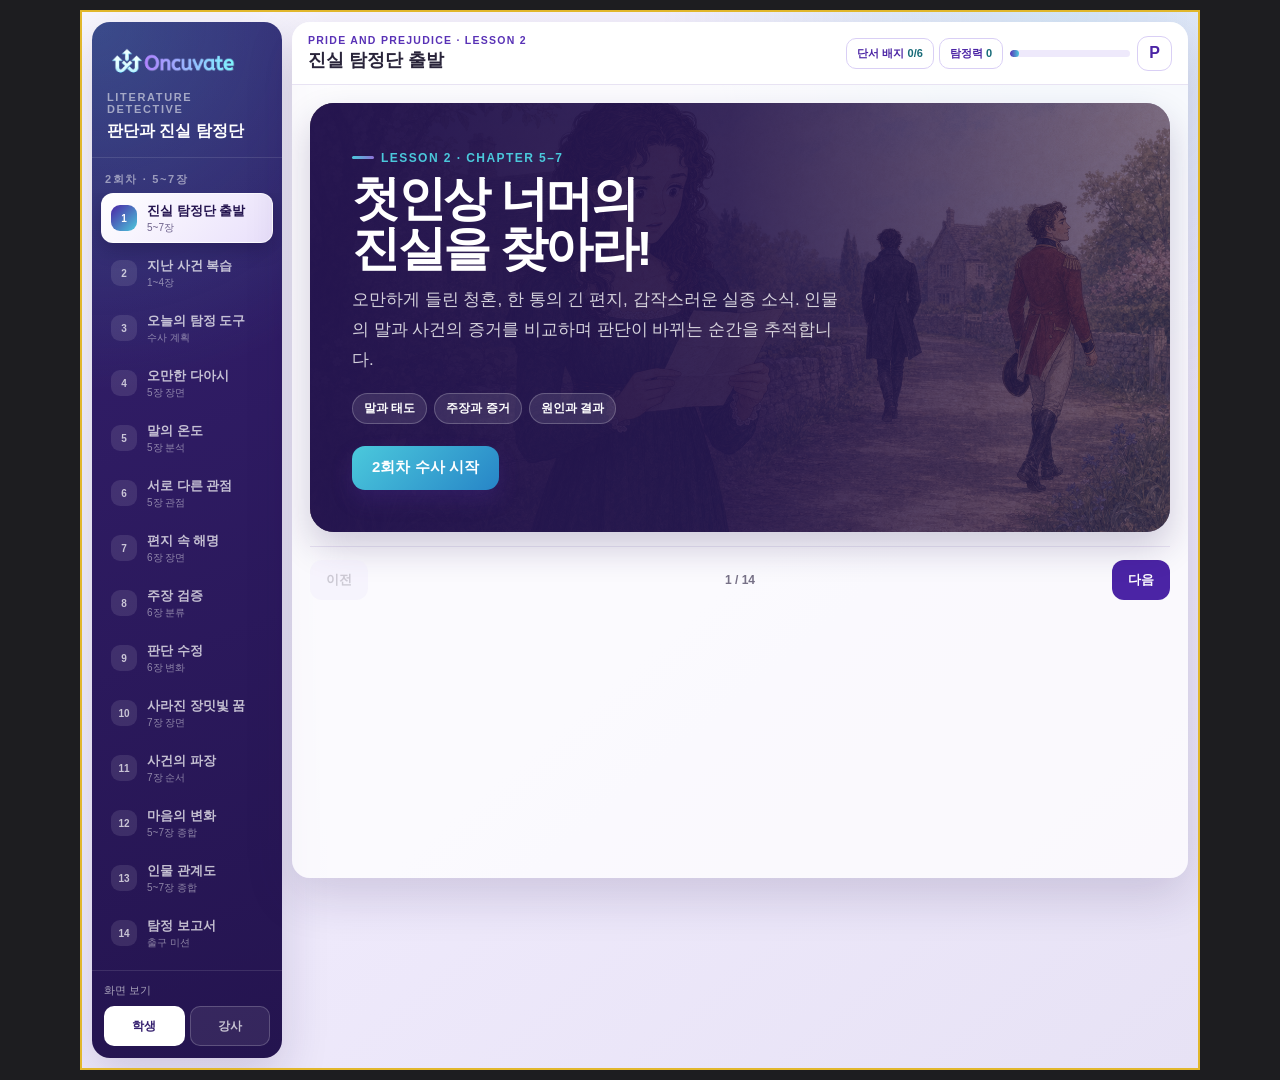
<file: pride-prejudice-lesson2/index.html>
<!doctype html>
<html lang="ko" data-lesson-id="LIT-PRIDE-PREJUDICE-002" data-lesson-title="오만과 편견 · 판단과 진실 탐정단 2회차" data-lesson-version="1.1.0">
<head>
  <meta charset="utf-8">
  <meta name="viewport" content="width=device-width,initial-scale=1">
  <title>오만과 편견 · 판단과 진실 탐정단 2회차</title>
  <link rel="stylesheet" href="assets/oncuvate-theme.css">
  <style>
    :root{
      --violet-950:#24144f;--violet-900:#35206f;--violet-800:#4b24a5;--violet-700:#5932b6;
      --violet-500:#8d70d7;--violet-200:#d9cff5;--violet-100:#eee9fb;--violet-050:#f8f6fd;
      --cyan:#4bc9dc;--blue:#2785c7;--gold:#e1b72c;--ink:#29243a;--muted:#777187;
      --paper:#fffefb;--line:#e8e3f3;--success:#35a978;--success-bg:#f0fbf6;
      --danger:#e56f71;--danger-bg:#fff5f5;--shadow:0 18px 48px rgba(37,20,78,.16)
    }
    *{box-sizing:border-box}
    html,body{margin:0;min-height:100%;background:#1d1d20;color:var(--ink);font-family:Pretendard,"Noto Sans KR","Apple SD Gothic Neo",sans-serif}
    button,input,textarea,select{font:inherit}button{touch-action:manipulation}button:focus-visible,input:focus-visible,textarea:focus-visible,select:focus-visible{outline:3px solid rgba(75,201,220,.55);outline-offset:3px}
    body{padding:10px}.shell{width:min(1120px,100%);min-height:calc(100vh - 20px);margin:auto;padding:10px;border:2px solid var(--gold);background:radial-gradient(circle at 88% 0,rgba(75,201,220,.16),transparent 28%),linear-gradient(140deg,#f8f6fd,#eee9fb 56%,#e7e2f5);display:grid;grid-template-columns:190px minmax(0,1fr);gap:10px;overflow:hidden}
    .side{min-height:0;border-radius:18px;color:#fff;background:radial-gradient(circle at 0 0,rgba(75,201,220,.26),transparent 35%),linear-gradient(160deg,var(--violet-900),var(--violet-950));box-shadow:var(--shadow);display:flex;flex-direction:column}
    .brand{padding:19px 15px 15px;border-bottom:1px solid rgba(255,255,255,.11)}.brand img{display:block;width:150px;max-width:100%;height:42px;object-fit:contain;object-position:left center;mix-blend-mode:screen;filter:saturate(1.08) brightness(1.08)}
    .brand small{display:block;margin-top:8px;color:rgba(255,255,255,.55);font-size:9px;font-weight:850;letter-spacing:.15em}.brand strong{display:block;margin-top:5px;font-size:14px;line-height:1.4}
    .mission-label{padding:14px 13px 6px;color:rgba(255,255,255,.5);font-size:9px;font-weight:900;letter-spacing:.15em}.nav{padding:0 9px 12px;display:grid;gap:5px;overflow:auto}
    .nav button{display:grid;grid-template-columns:28px 1fr;gap:8px;align-items:center;width:100%;min-height:42px;padding:7px 9px;border:1px solid transparent;border-radius:12px;color:rgba(255,255,255,.72);background:transparent;text-align:left;cursor:pointer}
    .nav button:hover{color:#fff;background:rgba(255,255,255,.08)}.nav button.on{color:var(--violet-950);border-color:rgba(255,255,255,.75);background:linear-gradient(135deg,#fff,#e9e0fb);box-shadow:0 7px 18px rgba(12,6,36,.24)}
    .nav-num{display:grid;width:26px;height:26px;border-radius:9px;place-items:center;background:rgba(255,255,255,.1);font-size:10px;font-weight:900}.nav button.on .nav-num{color:#fff;background:linear-gradient(135deg,var(--violet-800),var(--cyan))}
    .nav-text strong{display:block;font-size:11px}.nav-text small{display:block;margin-top:2px;font-size:8px;opacity:.65}.rolebox{margin-top:auto;padding:12px;border-top:1px solid rgba(255,255,255,.11)}.rolebox p{margin:0 0 8px;color:rgba(255,255,255,.6);font-size:9px}.roles{display:grid;grid-template-columns:1fr 1fr;gap:5px}.roles button{min-height:34px;border:1px solid rgba(255,255,255,.2);border-radius:10px;color:rgba(255,255,255,.72);background:rgba(255,255,255,.08);font-size:10px;font-weight:800;cursor:pointer}.roles button.on{color:var(--violet-900);background:#fff}
    .main{min-width:0;min-height:0;height:calc(100vh - 44px);overflow:auto;border-radius:18px;background:rgba(255,255,255,.76);box-shadow:var(--shadow)}.top{position:sticky;top:0;z-index:20;display:flex;align-items:center;justify-content:space-between;gap:12px;padding:12px 16px;border-bottom:1px solid var(--line);background:rgba(255,255,255,.94);backdrop-filter:blur(14px)}
    .top-title span{display:block;color:var(--violet-700);font-size:9px;font-weight:900;letter-spacing:.12em}.top-title strong{display:block;margin-top:2px;font-size:15px}.top-actions{display:flex;align-items:center;gap:7px}.hud{display:flex;gap:5px}.hud-chip{min-height:30px;padding:7px 10px;border:1px solid var(--violet-200);border-radius:10px;color:var(--violet-800);background:#fff;font-size:9px;font-weight:900;white-space:nowrap}.hud-chip b{color:#176b78}.progress{width:120px;height:7px;overflow:hidden;border-radius:999px;background:var(--violet-100)}.progress i{display:block;height:100%;width:0;border-radius:inherit;background:linear-gradient(90deg,var(--violet-700),var(--cyan));transition:width .25s}.icon-btn{display:grid;width:35px;height:35px;border:1px solid var(--violet-200);border-radius:11px;place-items:center;color:var(--violet-800);background:#fff;cursor:pointer;font-weight:900}
    .content{padding:18px}.pg{display:none;animation:enter .28s ease}.pg.on{display:block}@keyframes enter{from{opacity:0;transform:translateY(6px)}to{opacity:1;transform:none}}h1,h2,h3,p{margin-top:0}
    .hero{position:relative;min-height:360px;overflow:hidden;border-radius:24px;background:var(--violet-950);box-shadow:0 16px 35px rgba(36,20,79,.2)}.hero img{position:absolute;inset:0;width:100%;height:100%;object-fit:cover;opacity:.48;filter:saturate(.88)}.hero::after{content:"";position:absolute;inset:0;background:linear-gradient(90deg,rgba(36,20,79,.97) 0,rgba(36,20,79,.78) 49%,rgba(36,20,79,.1) 100%)}.hero-copy{position:relative;z-index:2;max-width:580px;padding:42px;color:#fff}.eyebrow{display:inline-flex;align-items:center;gap:7px;margin-bottom:9px;color:var(--cyan);font-size:10px;font-weight:900;letter-spacing:.12em}.eyebrow::before{content:"";width:22px;height:3px;border-radius:3px;background:linear-gradient(90deg,var(--cyan),var(--violet-500))}.hero h1{margin-bottom:10px;font-size:clamp(28px,5vw,48px);line-height:1.06;letter-spacing:-.05em}.hero p{max-width:500px;margin-bottom:18px;color:rgba(255,255,255,.8);font-size:14px;line-height:1.75}.pillrow{display:flex;flex-wrap:wrap;gap:7px}.pill{padding:6px 11px;border:1px solid rgba(255,255,255,.22);border-radius:999px;color:#fff;background:rgba(255,255,255,.1);font-size:10px;font-weight:800}
    .primary,.start-btn{min-height:44px;padding:0 20px;border:0;border-radius:13px;color:#fff;background:linear-gradient(135deg,var(--violet-800),var(--violet-500));box-shadow:0 10px 21px rgba(85,50,164,.22);font-weight:900;cursor:pointer}.start-btn{margin-top:22px;background:linear-gradient(135deg,var(--cyan),var(--blue))}.secondary{min-height:40px;padding:0 15px;border:1px solid var(--violet-200);border-radius:12px;color:var(--violet-800);background:#fff;font-size:11px;font-weight:850;cursor:pointer}
    .card{margin-bottom:13px;padding:20px;border:1px solid var(--line);border-radius:20px;background:var(--paper);box-shadow:0 9px 25px rgba(45,28,82,.07)}.card-head{display:flex;align-items:flex-start;justify-content:space-between;gap:15px;margin-bottom:15px}.tag{display:inline-flex;align-items:center;gap:6px;margin-bottom:6px;color:var(--violet-700);font-size:9px;font-weight:900;letter-spacing:.11em}.tag::before{content:"";width:3px;height:12px;border-radius:3px;background:linear-gradient(var(--violet-700),var(--cyan))}.card h2{margin-bottom:5px;font-size:clamp(22px,3vw,30px);letter-spacing:-.04em}.desc{margin:0;color:var(--muted);font-size:13px;line-height:1.65}.chapter-badge{flex:0 0 auto;padding:7px 11px;border-radius:999px;color:#fff;background:var(--violet-800);font-size:10px;font-weight:900}
    .two{display:grid;grid-template-columns:1.08fr .92fr;gap:13px}.three{display:grid;grid-template-columns:repeat(3,minmax(0,1fr));gap:10px}.scene{align-self:start;overflow:hidden;border:1px solid var(--line);border-radius:17px;background:var(--violet-050)}.scene img{display:block;width:100%;aspect-ratio:16/9;object-fit:cover}.scene figcaption{padding:8px 12px;color:var(--muted);background:#fff;font-size:10px;font-weight:700}.reading{padding:15px;border-left:4px solid var(--violet-700);border-radius:0 14px 14px 0;background:var(--violet-050);font-size:15px;font-weight:590;line-height:1.9;word-break:keep-all}.reading b{color:var(--violet-800)}
    .mission{padding:17px;border:1px solid var(--line);border-radius:17px;background:linear-gradient(145deg,#fff,var(--violet-050))}.mission-mark{display:grid;width:42px;height:42px;margin-bottom:12px;border-radius:14px;place-items:center;color:#fff;background:linear-gradient(135deg,var(--violet-700),var(--cyan));font-size:13px;font-weight:950}.mission h3{margin-bottom:6px;font-size:17px}.mission p{margin:0;color:var(--muted);font-size:12px;line-height:1.6}.mission .perspective-token{width:64px;height:64px;margin-bottom:12px}
    .story-fragments{display:grid;gap:8px}.fragment{display:none;padding:13px 15px;border:1px solid var(--line);border-radius:13px;background:#fff;font-size:13px;font-weight:580;line-height:1.75;word-break:keep-all}.fragment.show{display:block;animation:enter .25s ease}.fragment b{color:var(--violet-800)}.story-actions{display:flex;align-items:center;justify-content:space-between;gap:8px;margin-top:10px}.story-dots{display:flex;gap:4px}.story-dots i{width:24px;height:6px;border-radius:9px;background:var(--violet-200)}.story-dots i.on{background:linear-gradient(90deg,var(--violet-700),var(--cyan))}
    .quiz{display:none;margin-top:12px;padding:13px;border-top:1px dashed var(--violet-200);border-radius:14px;background:var(--violet-050)}.quiz.show{display:block}.quiz h3{font-size:14px}.choices{display:flex;flex-wrap:wrap;gap:8px}.choice{min-height:42px;padding:8px 14px;border:2px solid var(--line);border-radius:12px;color:var(--ink);background:#fff;font-size:11px;font-weight:850;cursor:pointer}.choice:hover,.choice:focus-visible{border-color:var(--violet-700);outline:3px solid rgba(75,201,220,.25);outline-offset:2px}.choice.good{color:#247354;border-color:var(--success);background:var(--success-bg)}.choice.bad{color:#a0474b;border-color:var(--danger);background:var(--danger-bg)}
    .feedback{display:none;margin-top:11px;padding:11px 13px;border-radius:12px;font-size:11px;font-weight:750;line-height:1.6}.feedback.show{display:block}.feedback.ok{color:#247354;background:var(--success-bg);border-left:4px solid var(--success)}.feedback.try{color:#a0474b;background:var(--danger-bg);border-left:4px solid var(--danger)}
    .recap-grid{display:grid;grid-template-columns:repeat(4,minmax(0,1fr));gap:8px}.recap-card{min-height:126px;padding:13px;border:2px solid var(--line);border-radius:15px;background:#fff;cursor:pointer;text-align:left}.recap-card b{display:grid;width:28px;height:28px;margin-bottom:10px;border-radius:9px;place-items:center;color:#fff;background:var(--violet-800)}.recap-card span{display:block;font-size:11px;font-weight:800;line-height:1.5}.recap-card small{display:block;margin-top:5px;color:var(--muted);font-size:9px;line-height:1.45}.recap-card.done{border-color:var(--cyan);background:#eefbfd}
    .sort-wrap{display:grid;grid-template-columns:1fr 1fr;gap:10px}.sort-col{min-height:230px;padding:13px;border:2px solid var(--line);border-radius:16px;background:var(--violet-050)}.sort-col h3{font-size:14px}.sort-item{margin:7px 0;padding:11px;border:1px solid var(--line);border-radius:11px;background:#fff}.sort-item p{margin:0 0 8px;font-size:11px;font-weight:750;line-height:1.5}.mini-actions{display:flex;gap:5px}.mini-actions button{flex:1;min-height:34px;border:1px solid var(--violet-200);border-radius:9px;color:var(--violet-800);background:#fff;font-size:9px;font-weight:850;cursor:pointer}.sort-item.locked{border-color:#bfe5d5;background:var(--success-bg)}.sort-item.wrong{border-color:#f0c5c6;background:var(--danger-bg)}
    .evidence-list{display:grid;gap:8px}.evidence{padding:13px;border:1px solid var(--line);border-radius:14px;background:#fff}.evidence-top{display:flex;justify-content:space-between;gap:10px}.evidence strong{font-size:12px}.evidence button{flex:0 0 auto;min-height:34px;padding:0 11px;border:1px solid var(--violet-200);border-radius:9px;color:var(--violet-800);background:var(--violet-050);font-size:9px;font-weight:900;cursor:pointer}.evidence-detail{display:none;margin:9px 0 0;padding-top:9px;border-top:1px dashed var(--violet-200);color:var(--muted);font-size:11px;line-height:1.65}.evidence.open .evidence-detail{display:block}.evidence-steps{display:grid;gap:6px;margin:0;padding-left:20px}.evidence-steps li{padding-left:3px}.evidence-note{display:block;margin-top:8px;padding:7px 9px;border-radius:9px;color:var(--violet-800);background:var(--violet-050);font-weight:750}
    .claim-grid{display:grid;gap:8px}.claim{padding:18px;border:1px solid var(--line);border-radius:15px;background:#fff}.claim-progress{margin-bottom:10px;color:var(--violet-700);font-size:11px;font-weight:900}.claim p{margin:0 0 14px;font-size:11px;font-weight:750;line-height:1.55}.claim-actions{display:grid;grid-template-columns:repeat(3,1fr);gap:7px}.claim-actions button{min-height:42px;padding:7px;border:1px solid var(--violet-200);border-radius:10px;color:var(--violet-800);background:var(--violet-050);font-size:8px;font-weight:850;cursor:pointer}.claim.good{border-color:#bfe5d5;background:var(--success-bg)}.claim.bad{border-color:#f0c5c6;background:var(--danger-bg)}.claim-next{margin-top:10px}
    .meter-list{display:grid;gap:10px}.meter{padding:13px;border:1px solid var(--line);border-radius:14px;background:#fff}.meter label{display:flex;justify-content:space-between;gap:10px;margin-bottom:9px;font-size:11px;font-weight:850}.meter output{color:var(--violet-800)}.meter input{width:100%;accent-color:var(--violet-700)}.meter-scale{display:flex;justify-content:space-between;margin-top:4px;color:var(--muted);font-size:8px}.bridge-strip{margin-bottom:14px;padding:14px;border:1px solid var(--violet-200);border-radius:16px;background:linear-gradient(145deg,#fff,var(--violet-050))}.bridge-strip h3{margin-bottom:10px;color:var(--violet-800);font-size:16px}.bridge-grid{display:grid;grid-template-columns:repeat(4,minmax(0,1fr));gap:8px}.bridge-step{position:relative;padding:11px 10px 11px 38px;border:1px solid var(--line);border-radius:12px;background:#fff;color:var(--muted);font-size:12px;font-weight:700;line-height:1.55}.bridge-step b{position:absolute;left:9px;top:10px;display:grid;width:22px;height:22px;border-radius:7px;place-items:center;color:#fff;background:var(--violet-700);font-size:10px}.sequence-brief{margin-bottom:12px;padding:13px 15px;border-left:4px solid var(--cyan);border-radius:0 14px 14px 0;background:#eefbfd}.sequence-brief h3{margin-bottom:5px;color:var(--violet-800);font-size:16px}.sequence-brief p{margin:0;color:var(--muted);font-size:13.5px;line-height:1.65}
    .sequence-pool{display:grid;grid-template-columns:repeat(2,minmax(0,1fr));gap:8px;padding:11px;border:1px dashed var(--violet-200);border-radius:14px;background:var(--violet-050)}.event-card{min-height:62px;padding:10px 12px;border:1px solid var(--violet-200);border-radius:11px;color:var(--ink);background:#fff;cursor:pointer;font-size:10px;font-weight:750;line-height:1.5;text-align:left}.event-card.used{opacity:.35}.sequence-line{display:grid;gap:7px;min-height:86px;margin-top:10px;padding:11px;border:1px dashed var(--violet-200);border-radius:14px;background:#fff}.sequence-pick{display:grid;grid-template-columns:30px 1fr;gap:8px;align-items:center;padding:8px;border:1px solid var(--violet-200);border-radius:11px;background:var(--violet-050);font-size:10px;font-weight:750}.sequence-pick b{display:grid;width:26px;height:26px;border-radius:8px;place-items:center;color:#fff;background:var(--violet-700)}.sequence-actions{display:flex;gap:7px;margin-top:10px}
    .curve{display:grid;gap:8px}.curve-row{display:grid;grid-template-columns:170px 1fr;gap:10px;align-items:center;padding:11px;border:1px solid var(--line);border-radius:13px;background:#fff}.curve-row strong{font-size:11px}.curve-options{display:grid;grid-template-columns:repeat(3,1fr);gap:5px}.curve-options button{min-height:36px;border:1px solid var(--violet-200);border-radius:9px;color:var(--violet-800);background:var(--violet-050);font-size:9px;font-weight:850;cursor:pointer}.curve-options button.sel{color:#fff;background:var(--violet-700)}
    .mind-tools{display:grid;gap:10px}.mind-palette{display:flex;flex-wrap:wrap;gap:8px;padding:11px;border:1px solid var(--line);border-radius:14px;background:var(--violet-050)}
    .portrait-pick{display:grid;gap:6px;justify-items:center;width:82px;min-height:88px;padding:7px;border:1px solid transparent;border-radius:13px;color:var(--ink);background:transparent;cursor:pointer;font-size:12px;font-weight:850}.portrait-pick:hover{border-color:var(--violet-200);background:#fff}
    .portrait-face{display:block;width:58px;height:58px;border:3px solid #fff;border-radius:50%;background-image:url('assets/images/regency-lesson2-characters-portrait-sheet-4x2.png');background-size:400% 200%;background-position:var(--px) var(--py);box-shadow:0 5px 13px rgba(36,20,79,.18)}
    .mind-toolbar{display:flex;flex-wrap:wrap;gap:7px;align-items:center}.mind-toolbar input{flex:1 1 260px;min-height:44px;padding:0 12px;border:1px solid var(--violet-200);border-radius:11px;color:var(--ink);background:#fff;font-size:14px;outline:0}.mind-toolbar input:focus{border-color:var(--violet-700);box-shadow:0 0 0 3px rgba(75,36,165,.08)}
    .mind-board{position:relative;height:480px;overflow:hidden;border:2px solid var(--violet-200);border-radius:18px;background-color:#fff;background-image:linear-gradient(rgba(89,50,182,.055) 1px,transparent 1px),linear-gradient(90deg,rgba(89,50,182,.055) 1px,transparent 1px);background-size:24px 24px;touch-action:none}
    .mind-board svg{position:absolute;inset:0;width:100%;height:100%;pointer-events:none}.mind-board line{stroke:var(--violet-500);stroke-width:3;stroke-linecap:round}.mind-hint{position:absolute;left:50%;top:50%;color:#aaa4b4;font-size:14px;font-weight:800;transform:translate(-50%,-50%);pointer-events:none;text-align:center}.mind-board.has-node .mind-hint{display:none}
    .mind-node{position:absolute;z-index:2;display:grid;justify-items:center;gap:4px;width:96px;padding:7px;border:2px solid transparent;border-radius:15px;color:var(--ink);background:rgba(255,255,255,.96);box-shadow:0 8px 18px rgba(36,20,79,.12);cursor:grab;user-select:none}.mind-node:active{cursor:grabbing}.mind-node.selected{border-color:var(--cyan);box-shadow:0 0 0 4px rgba(75,201,220,.18)}.mind-node .portrait-face{width:62px;height:62px}.mind-node b{font-size:12px}.mind-node.note{display:block;width:auto;max-width:200px;padding:11px 13px;border-color:var(--violet-200);border-radius:12px;color:var(--violet-800);background:#fff;font-size:13px;font-weight:800;line-height:1.5;text-align:center}.mind-help{margin:0;color:var(--muted);font-size:13px;line-height:1.65}
    .next-preview{display:grid;grid-template-columns:repeat(3,1fr);gap:8px;margin-top:12px}.preview-card{padding:13px;border:1px solid var(--violet-200);border-radius:14px;background:linear-gradient(145deg,#fff,var(--violet-050))}.preview-card b{display:block;color:var(--violet-800);font-size:10px}.preview-card strong{display:block;margin-top:5px;font-size:13px}.preview-card p{margin:6px 0 0;color:var(--muted);font-size:10px;line-height:1.5}
    .report{display:grid;grid-template-columns:1fr 1fr;gap:10px}.report label{display:grid;gap:6px;color:var(--violet-700);font-size:10px;font-weight:900}.report input,.report textarea,.report select{width:100%;border:1px solid var(--violet-200);border-radius:11px;padding:10px 11px;color:var(--ink);background:#fff;outline:none}.report textarea{min-height:92px;resize:vertical}.report input:focus,.report textarea:focus,.report select:focus{border-color:var(--violet-700);box-shadow:0 0 0 3px rgba(75,36,165,.09)}.report .wide{grid-column:1/-1}.stamp{display:none;margin-top:12px;padding:13px;border:2px solid #bfe5d5;border-radius:14px;color:#247354;background:var(--success-bg);text-align:center;font-weight:900}.stamp.show{display:block}
    .teacher-note{display:none;margin-top:11px;padding:10px 12px;border:1px dashed var(--gold);border-radius:12px;color:#76580d;background:#fffaf0;font-size:10px;line-height:1.6}body.teacher .teacher-note{display:block}.footer-nav{display:flex;align-items:center;justify-content:space-between;gap:10px;margin-top:14px;padding-top:13px;border-top:1px solid var(--line)}.footer-nav span{color:var(--muted);font-size:10px;font-weight:850}.footer-nav button{min-height:40px;padding:0 16px;border:0;border-radius:12px;font-weight:900;cursor:pointer}.prev{color:var(--muted);background:var(--violet-100)}.next{color:#fff;background:var(--violet-800)}.footer-nav button:disabled{opacity:.35;cursor:not-allowed}.series-note{margin-top:15px;color:var(--muted);font-size:9px;text-align:center}.toast{position:fixed;right:26px;bottom:24px;z-index:80;display:none;max-width:290px;padding:13px 16px;border:1px solid rgba(75,201,220,.65);border-radius:14px;color:#fff;background:linear-gradient(135deg,var(--violet-900),var(--violet-700));box-shadow:0 15px 35px rgba(36,20,79,.3);font-size:11px;font-weight:900}.toast.show{display:block;animation:enter .25s ease}
    @media(max-width:820px){.shell{grid-template-columns:1fr}.side{min-height:auto}.brand{display:flex;align-items:center;gap:10px}.brand img{width:112px}.brand small,.brand strong{display:none}.mission-label{display:none}.nav{display:flex;overflow-x:auto;padding:8px}.nav button{flex:0 0 116px}.rolebox{margin-top:0}.main{height:auto;min-height:75vh}.two{grid-template-columns:1fr}.recap-grid{grid-template-columns:repeat(2,1fr)}.bridge-grid{grid-template-columns:repeat(2,1fr)}.hud{display:none}}
    @media(max-width:560px){body{padding:0}.shell{min-height:100vh;padding:0;border:0}.side,.main{border-radius:0}.content{padding:11px}.top{padding:10px}.progress{width:75px}.hero-copy{padding:28px 20px}.hero{min-height:410px}.three,.sort-wrap,.report,.next-preview,.bridge-grid{grid-template-columns:1fr}.report .wide{grid-column:auto}.card{padding:15px}.card-head{flex-direction:column}.chapter-badge{align-self:flex-start}.claim-actions{grid-template-columns:1fr}.sequence-pool{grid-template-columns:1fr}.curve-row{grid-template-columns:1fr}.story-actions{align-items:flex-start;flex-direction:column}}
    /* 교실 화면 가독성 보강: 본문·활동·보조 문구의 최소 크기를 높인다. */
    .brand small{font-size:11px}.brand strong{font-size:16px}.mission-label{font-size:11px}
    .nav button{min-height:50px}.nav-text strong{font-size:13px;line-height:1.35}.nav-text small{font-size:10px;line-height:1.35}
    .rolebox p{font-size:11px}.roles button{min-height:40px;font-size:12px}
    .top-title span{font-size:10.5px}.top-title strong{font-size:18px}.hud-chip{font-size:11px}
    .eyebrow{font-size:12px}.hero p{font-size:17px;line-height:1.75}.pill{font-size:12px}.primary,.start-btn{font-size:15px}.secondary{font-size:13px}
    .tag{font-size:11.5px}.desc{font-size:15.5px;line-height:1.72}.chapter-badge{font-size:11.5px}
    .scene figcaption{font-size:12.5px;line-height:1.55}.reading{font-size:17px;line-height:1.85}
    .mission-mark{font-size:14px}.mission h3{font-size:19px}.mission p{font-size:14.5px;line-height:1.7}
    .fragment{font-size:15.5px;line-height:1.8}.quiz h3{font-size:16px}.choice{font-size:13.5px;line-height:1.45}.feedback{font-size:13.5px;line-height:1.65}
    .recap-card span{font-size:13px;line-height:1.55}.recap-card small{font-size:11px;line-height:1.55}
    .sort-col h3{font-size:16px}.sort-item p{font-size:13.5px;line-height:1.6}.mini-actions button{font-size:11.5px}
    .evidence strong{font-size:14px}.evidence button{font-size:11px}.evidence-detail{font-size:13.5px;line-height:1.7}.bridge-step{font-size:13.5px;line-height:1.65}
    .claim p{font-size:13.5px;line-height:1.65}.claim-actions button{font-size:10.5px;line-height:1.35}
    .meter label{font-size:13px}.meter-scale{font-size:10px}.event-card{font-size:12.5px;line-height:1.6}.sequence-pick{font-size:12px;line-height:1.5}
    .curve-row strong{font-size:13px;line-height:1.5}.curve-options button{font-size:11.5px}.preview-card b{font-size:11px}.preview-card strong{font-size:14.5px}.preview-card p{font-size:12px;line-height:1.6}
    .report label{font-size:12.5px}.report input,.report textarea,.report select{font-size:15px}.teacher-note{font-size:12.5px;line-height:1.65}
    .footer-nav span{font-size:12px}.footer-nav button{font-size:13px}.series-note{font-size:11px}.toast{font-size:13px}
    @media(prefers-reduced-motion:reduce){*{scroll-behavior:auto!important;animation-duration:.01ms!important;transition-duration:.01ms!important}}
    @media print{@page{size:A4 portrait;margin:12mm}body{padding:0;background:#fff}.shell{display:block;border:0;padding:0;min-height:auto}.side,.top,.footer-nav,.series-note,.pg:not(#pg14),.icon-btn,.toast{display:none!important}.main{height:auto;overflow:visible;box-shadow:none}.content{padding:0}#pg14{display:block!important}.card{box-shadow:none}.report input,.report textarea{border-color:#aaa}.stamp{display:block}}
  </style>
</head>
<body>
<div class="shell">
  <aside class="side">
    <div class="brand"><img src="assets/oncuvate-brand-logo.png" alt="Oncuvate"><div><small>LITERATURE DETECTIVE</small><strong>판단과 진실 탐정단</strong></div></div>
    <div class="mission-label">2회차 · 5~7장</div><nav class="nav" id="nav"></nav>
    <div class="rolebox"><p>화면 보기</p><div class="roles"><button id="studentRole" class="on" type="button">학생</button><button id="teacherRole" type="button">강사</button></div></div>
  </aside>
  <main class="main" id="main">
    <header class="top"><div class="top-title"><span>PRIDE AND PREJUDICE · LESSON 2</span><strong id="pageTitle">진실 탐정단 출발</strong></div><div class="top-actions"><div class="hud"><span class="hud-chip">단서 배지 <b id="badgeHud">0/6</b></span><span class="hud-chip">탐정력 <b id="scoreHud">0</b></span></div><div class="progress" aria-label="진행률"><i id="progressBar"></i></div><button class="icon-btn" type="button" title="탐정 보고서 인쇄" onclick="go(14);setTimeout(()=>window.print(),120)">P</button></div></header>
    <div class="content">
      <section class="pg on" id="pg1">
        <div class="hero"><img src="assets/images/regency-hunsford-elizabeth-reads-darcy-letter.png" alt="다아시의 편지를 읽고 생각에 잠긴 엘리자베스"><div class="hero-copy"><div class="eyebrow">LESSON 2 · CHAPTER 5–7</div><h1>첫인상 너머의<br>진실을 찾아라!</h1><p>오만하게 들린 청혼, 한 통의 긴 편지, 갑작스러운 실종 소식. 인물의 말과 사건의 증거를 비교하며 판단이 바뀌는 순간을 추적합니다.</p><div class="pillrow"><span class="pill">말과 태도</span><span class="pill">주장과 증거</span><span class="pill">원인과 결과</span></div><button class="start-btn" type="button" onclick="go(2)">2회차 수사 시작</button></div></div>
        <div class="footer-nav"><button class="prev" disabled>이전</button><span>1 / 14</span><button class="next" onclick="go(2)">다음</button></div>
      </section>
      <section class="pg" id="pg2">
        <div class="card"><div class="card-head"><div><div class="tag">지난 사건 복습 · 1~4장</div><h2>네 장면의 기억을 깨워요</h2><p class="desc">카드를 눌러 1회차의 핵심 사건을 확인하세요. 네 장을 모두 열면 복습 완료!</p></div><span class="chapter-badge">복습 파일</span></div><div class="recap-grid" id="recapGrid"></div><div class="feedback" id="recapFeedback"></div><div class="teacher-note"><b>강사 포인트</b> · 인물 이름을 외우는 것보다 각 사건 뒤에 어떤 첫인상이 생겼는지 말하게 합니다.</div></div>
        <div class="footer-nav"><button class="prev" onclick="go(1)">이전</button><span>2 / 14</span><button class="next" onclick="go(3)">다음</button></div>
      </section>
      <section class="pg" id="pg3">
        <div class="card"><div class="card-head"><div><div class="tag">오늘의 탐정 도구</div><h2>5~7장을 읽는 세 가지 렌즈</h2><p class="desc">무엇을 찾아야 하는지 먼저 확인하면 긴 이야기도 선명해집니다.</p></div><span class="chapter-badge">수사 계획</span></div><div class="three"><div class="mission"><div class="mission-mark">말</div><h3>표현 렌즈</h3><p>진심을 말하더라도 상대를 낮추는 표현이 섞이면 어떻게 들리는지 살펴봅니다.</p></div><div class="mission"><div class="mission-mark">증거</div><h3>검증 렌즈</h3><p>편지 속 주장과 이미 알고 있던 사실을 비교하여 믿을 만한 근거를 찾습니다.</p></div><div class="mission"><div class="mission-mark">결과</div><h3>파장 렌즈</h3><p>한 사람의 선택이 가족과 다른 인물의 미래에 어떤 영향을 주는지 연결합니다.</p></div></div><div class="reading" style="margin-top:12px"><b>핵심 질문</b><br>새로운 사실을 알게 되었을 때, 처음 내린 판단을 바꾸는 것은 약한 태도일까요, 용기 있는 태도일까요?</div><div class="teacher-note"><b>수업 목표</b> · 인물의 표현과 의도를 구별하고, 주장과 증거를 비교하며, 사건의 원인–결과를 설명합니다.</div></div>
        <div class="footer-nav"><button class="prev" onclick="go(2)">이전</button><span>3 / 14</span><button class="next" onclick="go(4)">다음</button></div>
      </section>
      <section class="pg" id="pg4">
        <div class="card"><div class="card-head"><div><div class="tag">CHAPTER 5 · 오만한 다아시</div><h2>사랑을 말했는데 왜 거절당했을까?</h2><p class="desc">청혼에 이르기까지의 사건부터 차례로 열고, 갈등의 원인을 빠짐없이 추리하세요.</p></div><span class="chapter-badge">인물·사건</span></div><div class="two"><figure class="scene"><img src="assets/images/regency-hunsford-darcy-proposal-elizabeth-refusal.png" alt="훈스퍼드에서 다아시의 청혼을 거절하는 엘리자베스"><figcaption>몸짓과 두 사람 사이의 거리도 중요한 단서입니다.</figcaption></figure><div><div class="story-fragments" id="story5"></div><div class="story-actions"><button class="primary" id="story5Btn" type="button" onclick="openStory('story5')">다음 이야기 조각</button><div class="story-dots" id="story5Dots"></div></div><div class="quiz" id="story5Quiz"><h3>엘리자베스가 청혼을 거절한 가장 완전한 까닭은?</h3><div class="choices"><button class="choice" onclick="answerQuiz(this,false,'story5Fb')">다아시의 재산이 부족해서</button><button class="choice" onclick="answerQuiz(this,true,'story5Fb','chapter5')">집안을 무시한 말, 제인과 빙리를 갈라놓은 일, 위컴을 부당하게 대했다는 믿음 때문에</button><button class="choice" onclick="answerQuiz(this,false,'story5Fb')">결혼 자체가 싫어서</button></div><div class="feedback" id="story5Fb"></div></div></div></div><div class="teacher-note"><b>강사 포인트</b> · ‘사랑한다’는 의도만으로 말의 상처가 사라지는지 묻고, 의도와 표현을 분리해 봅니다.</div></div>
        <div class="footer-nav"><button class="prev" onclick="go(3)">이전</button><span>4 / 14</span><button class="next" onclick="go(5)">다음</button></div>
      </section>
      <section class="pg" id="pg5">
        <div class="card"><div class="card-head"><div><div class="tag">CHAPTER 5 · 말의 온도</div><h2>진심과 오만을 구별해요</h2><p class="desc">각 문장이 보여 주는 핵심을 선택하세요. 네 문장을 모두 맞혀야 단서를 얻습니다.</p></div><span class="chapter-badge">표현 분석</span></div><div class="sort-wrap" id="toneSort"><div class="sort-col"><h3>문장 단서 1~2</h3></div><div class="sort-col"><h3>문장 단서 3~4</h3></div></div><div class="feedback" id="toneFeedback"></div><div class="teacher-note"><b>토론 확장</b> · 한 문장 안에 진심과 무례함이 함께 있을 수도 있음을 설명하되, 이번 활동은 가장 두드러지는 특징을 고르는 연습입니다.</div></div>
        <div class="footer-nav"><button class="prev" onclick="go(4)">이전</button><span>5 / 14</span><button class="next" onclick="go(6)">다음</button></div>
      </section>
      <section class="pg" id="pg6">
        <div class="card"><div class="card-head"><div><div class="tag">CHAPTER 5 · 관점 대조</div><h2>같은 청혼, 서로 다른 해석</h2><p class="desc">두 인물의 마음을 읽고 갈등의 핵심을 한 문장으로 정리해 보세요.</p></div><span class="chapter-badge">관점 파일</span></div><div class="two"><div class="mission"><span class="portrait-face perspective-token" style="--px:0%;--py:0%" role="img" aria-label="엘리자베스"></span><h3>엘리자베스의 관점</h3><p>“나를 사랑한다면서 우리 집안을 무시했어요. 제인과 빙리를 갈라놓고 위컴도 부당하게 대했다고 믿어요.”</p></div><div class="mission"><span class="portrait-face perspective-token" style="--px:33.333%;--py:0%" role="img" aria-label="다아시"></span><h3>다아시의 관점</h3><p>“가문과 지위의 차이를 이겨 낼 만큼 사랑한다고 고백했어요. 내가 거절당할 거라고는 생각하지 못했어요.”</p></div></div><div class="reading" style="margin-top:12px"><b>갈등의 핵심</b><br><span id="conflictSentence">아래에서 가장 알맞은 설명을 골라 보세요.</span></div><div class="choices" style="margin-top:10px"><button class="choice" onclick="pickConflict(this,false)">두 사람은 결혼 시기를 다르게 생각했다.</button><button class="choice" onclick="pickConflict(this,false)">엘리자베스는 다아시를 싫어한다.</button><button class="choice" onclick="pickConflict(this,true)">다아시는 사랑을 말했지만 존중을 보여 주지 못했고, 엘리자베스는 그를 믿지 않았다.</button><button class="choice" onclick="pickConflict(this,false)">다아시는 어쩔 수 없이 엘리자베스와 결혼해야 한다.</button><button class="choice" onclick="pickConflict(this,false)">엘리자베스는 다아시의 말을 이해하지 못했다.</button></div><div class="feedback" id="conflictFb"></div><div class="teacher-note"><b>강사 포인트</b> · 갈등을 ‘누가 옳다’로 끝내지 말고, 정보 부족과 표현 방식이 함께 충돌했음을 찾게 합니다.</div></div>
        <div class="footer-nav"><button class="prev" onclick="go(5)">이전</button><span>6 / 14</span><button class="next" onclick="go(7)">다음</button></div>
      </section>
      <section class="pg" id="pg7">
        <div class="card"><div class="card-head"><div><div class="tag">CHAPTER 6 · 밝혀진 진실</div><h2>편지 속 세 가지 해명</h2><p class="desc">거절 다음 날 받은 편지입니다. 사건의 순서를 따라 다아시가 무엇을 설명했는지 확인하세요.</p></div><span class="chapter-badge">증거 파일</span></div><div class="reading" style="margin-bottom:12px"><b>앞 장면과 연결</b><br>다아시는 엘리자베스의 비난에 말로 맞서기보다, 다음 날 편지를 건넵니다. 엘리자베스는 처음에는 화가 났지만 같은 부분을 여러 번 읽으며 기억과 편지의 설명을 비교합니다.</div><div class="two"><figure class="scene"><img src="assets/images/regency-hunsford-elizabeth-reads-darcy-letter.png" alt="다아시의 편지를 읽고 판단을 되돌아보는 엘리자베스"><figcaption>엘리자베스는 편지를 여러 번 읽으며 자신의 판단도 검토합니다.</figcaption></figure><div class="evidence-list" id="evidenceList"></div></div><div class="feedback" id="evidenceFb"></div><div class="teacher-note"><b>강사 포인트</b> · 편지는 다아시의 주장이라는 점을 분명히 하고, 이후 행동과 다른 단서가 주장을 뒷받침하는지 따져야 함을 강조합니다.</div></div>
        <div class="footer-nav"><button class="prev" onclick="go(6)">이전</button><span>7 / 14</span><button class="next" onclick="go(8)">다음</button></div>
      </section>
      <section class="pg" id="pg8">
        <div class="card"><div class="card-head"><div><div class="tag">CHAPTER 6 · 주장 검증</div><h2>이 문장은 어디에 속할까?</h2><p class="desc">문장이 하나씩 제시됩니다. ‘다아시의 설명 / 엘리자베스의 이전 판단 / 확인된 변화’ 중 하나를 고르세요.</p></div><span class="chapter-badge">근거 분류</span></div><div class="claim-grid" id="claimGrid"></div><div class="feedback" id="claimFb"></div><div class="teacher-note"><b>강사 포인트</b> · 인물의 말은 사실과 같지 않습니다. 누가 말했는지, 무엇으로 확인할 수 있는지를 문장마다 묻게 합니다.</div></div>
        <div class="footer-nav"><button class="prev" onclick="go(7)">이전</button><span>8 / 14</span><button class="next" onclick="go(9)">다음</button></div>
      </section>
      <section class="pg" id="pg9">
        <div class="card"><div class="card-head"><div><div class="tag">CHAPTER 6 · 판단 수정</div><h2>편지 뒤, 행동으로 다시 확인한 진실</h2><p class="desc">엘리자베스는 편지만 믿은 것이 아닙니다. 펨벌리에서 만난 사람들의 말과 다아시의 행동도 차례로 확인합니다.</p></div><span class="chapter-badge">마음의 변화</span></div><div class="bridge-strip"><h3>편지 이후 이어진 네 장면</h3><div class="bridge-grid"><div class="bridge-step"><b>1</b>엘리자베스는 외숙부·외숙모와 여행하다 다아시가 없는 줄 알고 펨벌리를 방문합니다.</div><div class="bridge-step"><b>2</b>저택 관리인은 다아시가 가족과 하인에게 다정하고 책임감 있는 주인이라고 말합니다.</div><div class="bridge-step"><b>3</b>예정보다 일찍 돌아온 다아시는 엘리자베스의 친척들을 무시하지 않고 정중하게 대합니다.</div><div class="bridge-step"><b>4</b>다아시는 여동생 조지아나를 소개합니다. 엘리자베스는 편지의 설명과 실제 행동이 이어지는지 살핍니다.</div></div></div><div class="meter-list"><div class="meter"><label>“위컴의 이야기는 모두 믿을 만하다.” <output id="m1Out">50</output></label><input id="m1" type="range" min="0" max="100" value="50" oninput="meterChange(this)"><div class="meter-scale"><span>전혀 믿지 않음</span><span>매우 믿음</span></div></div><div class="meter"><label>“다아시에게는 내가 몰랐던 면이 있다.” <output id="m2Out">50</output></label><input id="m2" type="range" min="0" max="100" value="50" oninput="meterChange(this)"><div class="meter-scale"><span>전혀 동의하지 않음</span><span>매우 동의함</span></div></div><div class="meter"><label>“내 첫인상도 틀릴 수 있다.” <output id="m3Out">50</output></label><input id="m3" type="range" min="0" max="100" value="50" oninput="meterChange(this)"><div class="meter-scale"><span>전혀 동의하지 않음</span><span>매우 동의함</span></div></div></div><div class="choices" style="margin-top:12px"><button class="primary" type="button" onclick="checkMeters()">판단 변화 확인</button></div><div class="feedback" id="meterFb"></div><div class="teacher-note"><b>예시 범위</b> · 위컴 신뢰 0~35, 다아시의 새로운 면 65~100, 첫인상 수정 가능성 70~100이면 이야기의 변화와 잘 맞습니다.</div></div>
        <div class="footer-nav"><button class="prev" onclick="go(8)">이전</button><span>9 / 14</span><button class="next" onclick="go(10)">다음</button></div>
      </section>
      <section class="pg" id="pg10">
        <div class="card"><div class="card-head"><div><div class="tag">CHAPTER 7 · 사라진 장밋빛 꿈</div><h2>희망이 생기던 여행을 멈춘 편지</h2><p class="desc">리디아가 브라이턴으로 떠난 일부터 가족의 수색까지, 빠진 사건 없이 파장을 추적하세요.</p></div><span class="chapter-badge">사건·결과</span></div><div class="two"><figure class="scene"><img src="assets/images/regency-inn-elizabeth-lydia-elopement-news.png" alt="여관에서 리디아의 실종 소식을 읽는 엘리자베스"><figcaption>창밖 멀어지는 마차는 이미 시작된 사건을 암시합니다.</figcaption></figure><div><div class="story-fragments" id="story7"></div><div class="story-actions"><button class="primary" id="story7Btn" type="button" onclick="openStory('story7')">다음 이야기 조각</button><div class="story-dots" id="story7Dots"></div></div><div class="quiz" id="story7Quiz"><h3>‘장밋빛 꿈’이 사라졌다고 느낀 까닭은?</h3><div class="choices"><button class="choice" onclick="answerQuiz(this,false,'story7Fb')">여행지가 마음에 들지 않아서</button><button class="choice" onclick="answerQuiz(this,true,'story7Fb','chapter7')">가족의 위기와 다아시와의 관계가 모두 무너질까 두려워서</button><button class="choice" onclick="answerQuiz(this,false,'story7Fb')">편지를 잃어버려서</button></div><div class="feedback" id="story7Fb"></div></div></div></div><div class="teacher-note"><b>강사 포인트</b> · 당시 사회에서 혼인하지 않은 채 달아나는 일이 개인뿐 아니라 가족 전체의 평판과 결혼 가능성에 영향을 주었음을 배경지식으로 보충합니다.</div></div>
        <div class="footer-nav"><button class="prev" onclick="go(9)">이전</button><span>10 / 14</span><button class="next" onclick="go(11)">다음</button></div>
      </section>
      <section class="pg" id="pg11">
        <div class="card"><div class="card-head"><div><div class="tag">CHAPTER 7 · 사건 복원</div><h2>엘리자베스에게 무슨 일이 이어졌을까?</h2><p class="desc">엘리자베스가 겪은 다섯 장면만 골라 시간순으로 놓으세요.</p></div><span class="chapter-badge">원인–결과</span></div><div class="sequence-brief"><h3>주인공 중심 사건 기록</h3><p>엘리자베스는 가디너 외숙부·외숙모와 여행하다 램턴의 여관에 머뭅니다. 그곳에서 제인의 편지로 리디아의 소식을 알고, 자신을 찾아온 다아시에게 사건을 말합니다. 두 사람은 함께 여행한 것이 아닙니다.</p></div><div class="sequence-pool" id="sequencePool"></div><div class="sequence-line" id="sequenceLine"><span class="desc">아직 놓인 사건이 없습니다.</span></div><div class="sequence-actions"><button class="secondary" onclick="resetSequence()">다시 놓기</button><button class="primary" onclick="checkSequence()">순서 확인</button></div><div class="feedback" id="sequenceFb"></div><div class="teacher-note"><b>강사 포인트</b> · 앞의 네 카드는 엘리자베스가 겪은 실제 사건, 마지막 카드는 그 사건 뒤에 느낀 마음입니다.</div></div>
        <div class="footer-nav"><button class="prev" onclick="go(10)">이전</button><span>11 / 14</span><button class="next" onclick="go(12)">다음</button></div>
      </section>
      <section class="pg" id="pg12">
        <div class="card"><div class="card-head"><div><div class="tag">5~7장 · 변화 곡선</div><h2>엘리자베스의 마음은 어떻게 움직였을까?</h2><p class="desc">각 사건에서 가장 가까운 마음을 선택해 변화의 흐름을 완성하세요.</p></div><span class="chapter-badge">종합 파일</span></div><div class="curve" id="curve"></div><div class="feedback" id="curveFb"></div><div class="next-preview"><div class="preview-card"><b>CHAPTER 8</b><strong>두 자매의 결혼</strong><p>위기에 빠진 가족에게 뜻밖의 도움이 나타납니다.</p></div><div class="preview-card"><b>CHAPTER 9</b><strong>캐서린 부인과의 대결</strong><p>엘리자베스는 자신의 선택을 스스로 지켜 냅니다.</p></div><div class="preview-card"><b>CHAPTER 10</b><strong>세상에서 가장 행복한 사람</strong><p>바뀐 판단과 행동이 어떤 결말을 만드는지 확인합니다.</p></div></div><div class="teacher-note"><b>마무리 질문</b> · 엘리자베스가 다아시를 다시 보게 된 결정적 계기는 편지 자체인지, 편지를 검토한 태도인지 토론합니다.</div></div>
        <div class="footer-nav"><button class="prev" onclick="go(11)">이전</button><span>12 / 14</span><button class="next" onclick="go(13)">인물 관계도</button></div>
      </section>
      <section class="pg" id="pg13">
        <div class="card">
          <div class="card-head"><div><div class="tag">5~7장 · 인물 관계 마인드맵</div><h2>믿음과 선택이 만든 관계를 연결해요</h2><p class="desc">인물 얼굴을 캔버스에 놓고 움직이세요. 두 항목을 선택해 선을 잇고, 관계와 사건을 메모로 추가할 수 있습니다.</p></div><span class="chapter-badge">관계 종합</span></div>
          <div class="mind-tools">
            <div class="mind-palette" id="mindPalette"></div>
            <div class="mind-toolbar">
              <input id="mindText" type="text" maxlength="60" placeholder="예: 청혼을 거절함 / 편지로 진실을 설명함 / 함께 사라짐">
              <button class="secondary" type="button" onclick="addMindNote()">메모 추가</button>
              <button class="primary" type="button" onclick="connectMindNodes()">선으로 연결</button>
              <button class="secondary" type="button" onclick="deleteMindSelection()">선택 삭제</button>
              <button class="secondary" type="button" onclick="resetMindMap()">전체 초기화</button>
            </div>
            <p class="mind-help">얼굴을 눌러 추가 → 끌어서 배치 → 연결할 두 항목을 차례로 선택 → ‘선으로 연결’을 누르세요.</p>
            <div class="feedback" id="mindFeedback"></div>
            <div class="mind-board" id="mindBoard"><svg id="mindLines" aria-hidden="true"></svg><div class="mind-hint">위의 인물 얼굴을 눌러<br>관계도를 시작하세요.</div></div>
          </div>
          <div class="teacher-note"><b>강사 포인트</b> · 엘리자베스–다아시–위컴의 믿음 변화와 리디아–위컴 사건의 파장을 각각 한 선 이상으로 표현하게 합니다. 연결한 이유를 반드시 말로 설명하게 합니다.</div>
        </div>
        <div class="footer-nav"><button class="prev" onclick="go(12)">이전</button><span>13 / 14</span><button class="next" onclick="go(14)">탐정 보고서</button></div>
      </section>
      <section class="pg" id="pg14">
        <div class="card"><div class="card-head"><div><div class="tag">출구 미션 · 탐정 보고서</div><h2>판단이 바뀐 순간을 기록해요</h2><p class="desc">정답 하나보다, 어떤 증거로 생각을 바꾸었는지가 중요합니다.</p></div><span class="chapter-badge">2회차 완료</span></div><div class="report"><label>탐정 별명 (실명 금지)<input id="rName" type="text" placeholder="별명만 입력"></label><label>가장 인상 깊은 장<select id="rChapter"><option value="">선택하기</option><option>5장 · 오만한 다아시</option><option>6장 · 밝혀진 진실</option><option>7장 · 사라진 장밋빛 꿈</option></select></label><label class="wide">엘리자베스의 판단을 바꾼 핵심 증거<textarea id="rEvidence" placeholder="편지의 어떤 내용이나 사건이 생각을 바꾸게 했나요?"></textarea></label><label>다아시가 바꾸어야 할 말 또는 태도<textarea id="rDarcy" placeholder="존중이 드러나도록 바꾸어 써 보세요."></textarea></label><label>리디아의 선택이 만든 결과<textarea id="rLydia" placeholder="가족과 엘리자베스에게 미친 영향"></textarea></label><label class="wide">다음 장면 예측<textarea id="rPrediction" placeholder="8장에서는 누가 어떤 행동으로 위기를 해결하려 할까요? 근거와 함께 적어 보세요."></textarea></label></div><div class="choices" style="margin-top:12px"><button class="primary" type="button" onclick="saveReport()">보고서 저장</button><button class="secondary" type="button" onclick="window.print()">인쇄하기</button></div><div class="stamp" id="reportStamp">판단과 진실 탐정단 2회차 완료 · 5~7장 사건 파일을 해결했습니다.</div><div class="teacher-note"><b>평가 관찰</b> · ① 표현과 의도의 구분 ② 주장과 증거의 구분 ③ 리디아 사건의 원인–결과 설명이 나타나는지 확인합니다.</div></div><p class="series-note">© 2026 Oncuvate · 오만과 편견 판단과 진실 탐정단 · 2회차</p>
        <div class="footer-nav"><button class="prev" onclick="go(13)">이전</button><span>14 / 14</span><button class="next" disabled>완료</button></div>
      </section>
    </div>
  </main>
</div><div class="toast" id="toast" role="status" aria-live="polite"></div>
<script>
  const meta=[['진실 탐정단 출발','5~7장'],['지난 사건 복습','1~4장'],['오늘의 탐정 도구','수사 계획'],['오만한 다아시','5장 장면'],['말의 온도','5장 분석'],['서로 다른 관점','5장 관점'],['편지 속 해명','6장 장면'],['주장 검증','6장 분류'],['판단 수정','6장 변화'],['사라진 장밋빛 꿈','7장 장면'],['사건의 파장','7장 순서'],['마음의 변화','5~7장 종합'],['인물 관계도','5~7장 종합'],['탐정 보고서','출구 미션']];
  const state=JSON.parse(localStorage.getItem('ppLesson2State-v1')||'{"score":0,"awards":[]}');
  function persist(){localStorage.setItem('ppLesson2State-v1',JSON.stringify(state));updateHud()}
  function updateHud(){document.getElementById('scoreHud').textContent=state.score;document.getElementById('badgeHud').textContent=Math.min(state.awards.length,6)+'/6'}
  function award(key,points,label){if(state.awards.includes(key))return;state.awards.push(key);state.score+=points;persist();const t=document.getElementById('toast');t.textContent='단서 배지 획득 · '+label+' +'+points;t.classList.add('show');setTimeout(()=>t.classList.remove('show'),2200)}
  function buildNav(){const nav=document.getElementById('nav');meta.forEach((m,i)=>{const b=document.createElement('button');b.type='button';b.innerHTML='<span class="nav-num">'+(i+1)+'</span><span class="nav-text"><strong>'+m[0]+'</strong><small>'+m[1]+'</small></span>';b.onclick=()=>go(i+1);nav.appendChild(b)})}
  function go(n){document.querySelectorAll('.pg').forEach((p,i)=>p.classList.toggle('on',i===n-1));document.querySelectorAll('.nav button').forEach((b,i)=>b.classList.toggle('on',i===n-1));document.getElementById('pageTitle').textContent=meta[n-1][0];document.getElementById('progressBar').style.width=(n/14*100)+'%';document.getElementById('main').scrollTo({top:0,behavior:'smooth'});localStorage.setItem('ppLesson2Page',n)}
  const recap=[['1','베넷 집안의 다섯 자매','가족의 성격과 결혼을 둘러싼 기대를 만났어요.'],['2','첫 번째 춤과 반갑지 않은 손님','무도회에서 제인과 빙리는 가까워지고, 다아시는 좋지 않은 첫인상을 남겼어요.'],['3','형편없는 청혼','콜린스의 청혼을 엘리자베스가 단호하게 거절했어요.'],['4','처음 느낀 설렘','제인과 빙리의 관계에 희망이 생겼지만 빙리가 갑자기 떠났어요.']];
  function buildRecap(){const root=document.getElementById('recapGrid');recap.forEach((x,i)=>{const b=document.createElement('button');b.type='button';b.className='recap-card';b.innerHTML='<b>'+x[0]+'</b><span>'+x[1]+'</span><small>눌러서 기억 열기</small>';b.onclick=()=>{b.classList.add('done');b.querySelector('small').textContent=x[2];const done=root.querySelectorAll('.done').length;if(done===4){showFb('recapFeedback',true,'네 사건의 흐름이 다시 연결됐어요. 이제 5장의 새로운 갈등으로 이동합니다.');award('recap',10,'지난 사건 복원')}};root.appendChild(b)})}
  const storyData={story5:["콜린스와 결혼한 샬럿을 만나러 <b>훈스퍼드</b>에 간 엘리자베스는 근처에 머무는 다아시와 자주 마주칩니다.","피츠윌리엄 대령은 다아시가 최근 친구를 <b>어울리지 않는 결혼에서 구해 냈다</b>고 말합니다. 엘리자베스는 그 친구가 빙리이고, 다아시가 제인과 빙리를 갈라놓았음을 알아차립니다.","그날 다아시는 엘리자베스를 찾아와 <b>사랑하는 마음을 더는 숨길 수 없다며 청혼</b>합니다.","하지만 다아시는 사랑을 고백하면서도 엘리자베스의 <b>가족과 신분이 자신에게 어울리지 않는다</b>며 결혼을 망설였다고 말합니다.","엘리자베스는 제인과 빙리를 갈라놓은 일, <b>위컴을 부당하게 대했다고 믿은 일</b>, 자신의 집안을 무시한 태도를 지적하며 청혼을 거절합니다.","거절에 충격을 받은 다아시는 떠납니다. 엘리자베스가 자신을 그렇게 판단한 이유를 알게 된 그는 <b>다음 날 편지로 해명</b>하기로 합니다."],story7:["엘리자베스는 <b>가디너 외숙부·외숙모와 여행</b>하다 펨벌리를 방문합니다. 그곳에서 다아시의 달라진 태도를 보고 새로운 희망을 품습니다.","며칠 뒤 램턴의 여관에서 받은 제인의 편지에는 리디아가 <b>위컴과 함께 몰래 사라졌고, 결혼하지 않을 수도 있다</b>는 소식이 적혀 있습니다.","엘리자베스는 이 일로 <b>가족 전체의 평판과 자매들의 미래</b>까지 위험해질 수 있음을 깨닫습니다.","다아시가 엘리자베스를 만나러 여관에 왔을 때 사건을 듣고 심각한 표정으로 떠납니다. 엘리자베스도 여행을 멈추고 집으로 돌아가 <b>가족과 함께 소식</b>을 기다립니다.","엘리자베스는 가족의 위기와 함께, 다아시와 다시 가까워질지도 모른다는 <b>장밋빛 기대도 끝났다고</b> 생각합니다."]};
  const storyStep={story5:0,story7:0};
  function buildStories(){Object.keys(storyData).forEach(key=>{const root=document.getElementById(key),dots=document.getElementById(key+'Dots');storyData[key].forEach((txt,i)=>{const f=document.createElement('div');f.className='fragment';f.innerHTML='<b>단서 '+(i+1)+'</b><br>'+txt;root.appendChild(f);dots.appendChild(document.createElement('i'))})})}
  function openStory(key){const idx=storyStep[key],frags=document.querySelectorAll('#'+key+' .fragment'),dots=document.querySelectorAll('#'+key+'Dots i');if(idx<frags.length){frags[idx].classList.add('show');dots[idx].classList.add('on');storyStep[key]++}if(storyStep[key]===frags.length){const btn=document.getElementById(key+'Btn');btn.textContent='이야기 조각 모두 확인';btn.disabled=true;document.getElementById(key+'Quiz').classList.add('show')}}
  function answerQuiz(btn,ok,fb,awardKey){btn.parentElement.querySelectorAll('button').forEach(b=>b.disabled=true);btn.classList.add(ok?'good':'bad');showFb(fb,ok,ok?'인물의 말과 사건의 원인을 함께 근거로 삼았어요.':'한 가지 이유만 보지 말고 인물의 말과 앞선 사건을 함께 살펴보세요.');if(ok&&awardKey)award(awardKey,15,awardKey==='chapter5'?'5장 갈등 해결':'7장 파장 추리')}
  const tones=[['“사랑하는 마음을 더는 숨길 수 없습니다.”','진심'],['“당신의 가족은 내 지위에 어울리지 않습니다.”','오만'],['엘리자베스의 거절에 다아시는 놀라고 상처받았다.','진심'],['다아시는 자신의 청혼이 당연히 받아들여질 것이라 생각했다.','오만']];
  function buildTone(){const cols=document.querySelectorAll('#toneSort .sort-col');tones.forEach((x,i)=>{const d=document.createElement('div');d.className='sort-item';d.innerHTML='<p>'+x[0]+'</p><div class="mini-actions"><button type="button">진심</button><button type="button">오만</button></div>';d.querySelectorAll('button').forEach(b=>b.onclick=()=>tonePick(d,b.textContent,x[1]));cols[i<2?0:1].appendChild(d)})}
  function tonePick(item,pick,answer){item.classList.remove('wrong');if(pick===answer){item.classList.add('locked');item.querySelectorAll('button').forEach(b=>b.disabled=true)}else item.classList.add('wrong');const done=document.querySelectorAll('#toneSort .locked').length;if(done===4){showFb('toneFeedback',true,'진심과 오만이 어떤 말과 태도에서 드러나는지 모두 찾았어요.');award('tone',15,'말의 온도 분석')}}
  function pickConflict(btn,ok){btn.parentElement.querySelectorAll('button').forEach(b=>b.disabled=true);btn.classList.add(ok?'good':'bad');showFb('conflictFb',ok,ok?'의도, 표현, 믿음의 충돌을 한 문장에 담았습니다.':'두 사람의 말뿐 아니라 서로에 대한 믿음까지 함께 살펴보세요.');if(ok)award('conflict',10,'관점 대조')}
  const evidences=[['제인과 빙리','다아시는 제인의 마음이 분명해 보이지 않아 빙리에게 런던에 머물라고 권했다고 설명합니다. 다만 제인이 런던에 왔다는 사실을 빙리에게 알리지 않은 잘못은 인정합니다.'],['위컴의 과거','위컴은 약속된 성직자 자리 대신 큰돈을 받았지만, 돈을 쓴 뒤 다시 그 자리를 요구했습니다. 다아시가 거절하자 이 합의를 숨기고 자신이 피해자인 것처럼 말했습니다.'],['조지아나 사건','위컴은 다아시의 열다섯 살 여동생 조지아나의 재산을 노리고 함께 달아나려 했습니다. 떠나기 전 조지아나가 오빠에게 사실을 털어놓아 계획은 멈추었습니다.']];
  function buildEvidence(){const root=document.getElementById('evidenceList');evidences.forEach((x,i)=>{const e=document.createElement('div');e.className='evidence';e.innerHTML='<div class="evidence-top"><strong>봉투 '+(i+1)+' · '+x[0]+'</strong><button type="button">단서 열기</button></div><div class="evidence-detail">'+x[1]+'</div>';e.querySelector('button').onclick=()=>{e.classList.add('open');e.querySelector('button').textContent='확인함';e.querySelector('button').disabled=true;if(root.querySelectorAll('.open').length===3){showFb('evidenceFb',true,'세 가지 해명을 모두 확인했습니다. 다음 화면에서 주장과 판단을 구별해 봅시다.');award('letter',10,'편지 단서 개봉')}};root.appendChild(e)})}
  const claims=[['“제인의 마음이 깊지 않아 보여 빙리를 말렸다.”','다아시의 설명'],['“위컴은 다아시에게 부당한 대우를 받은 피해자다.”','이전 판단'],['엘리자베스는 편지를 반복해 읽으며 자신의 첫인상을 의심하기 시작했다.','확인된 변화'],['“위컴은 조지아나의 재산을 노리고 달아나려 했다.”','다아시의 설명'],['“다아시는 오만하기만 하고 선한 행동은 하지 않을 것이다.”','이전 판단'],['엘리자베스는 자신이 위컴의 매력적인 말만 쉽게 믿었다고 돌아보았다.','확인된 변화']];
  let claimIndex=0;
  function buildClaims(){renderClaim()}
  function renderClaim(){const root=document.getElementById('claimGrid'),fb=document.getElementById('claimFb'),labels=['다아시의 설명','이전 판단','확인된 변화'];root.innerHTML='';fb.className='feedback';if(claimIndex>=claims.length){showFb('claimFb',true,'여섯 문장을 모두 분류했습니다. 누가 말한 주장인지, 무엇이 실제로 변했는지 정확히 구별했어요.');award('claims',20,'주장과 증거 분류');return}const x=claims[claimIndex],c=document.createElement('div');c.className='claim';c.innerHTML='<div class="claim-progress">문장 '+(claimIndex+1)+' / '+claims.length+'</div><p>'+x[0]+'</p><div class="claim-actions"></div>';labels.forEach(l=>{const b=document.createElement('button');b.type='button';b.textContent=l;b.onclick=()=>claimPick(c,l,x[1]);c.querySelector('.claim-actions').appendChild(b)});root.appendChild(c)}
  function claimPick(c,pick,answer){c.classList.remove('bad');if(pick!==answer){c.classList.add('bad');showFb('claimFb',false,'누가 한 말인지, 또는 실제로 확인된 변화인지 다시 살펴보세요.');return}c.classList.add('good');c.querySelectorAll('button').forEach(b=>b.disabled=true);showFb('claimFb',true,'정확해요. 이 문장을 알맞게 분류했습니다.');const next=document.createElement('button');next.type='button';next.className='secondary claim-next';next.textContent=claimIndex===claims.length-1?'활동 마무리':'다음 문장';next.onclick=()=>{claimIndex++;renderClaim()};document.getElementById('claimFb').appendChild(next)}
  function meterChange(el){document.getElementById(el.id+'Out').textContent=el.value}
  function checkMeters(){const a=+document.getElementById('m1').value,b=+document.getElementById('m2').value,c=+document.getElementById('m3').value,ok=a<=35&&b>=65&&c>=70;showFb('meterFb',ok,ok?'새로운 증거에 따라 믿음이 이동한 방향을 정확히 표현했어요.':'방향을 다시 살펴보세요. 위컴에 대한 믿음은 낮아지고, 다아시와 자신의 첫인상을 다시 생각하게 됩니다.');if(ok)award('meters',15,'판단 수정')}
  const events=[['c','엘리자베스는 외숙부·외숙모와의 여행을 멈추고 집으로 돌아간다.'],['a','램턴의 여관에서 엘리자베스가 제인의 편지로 리디아의 소식을 알게 된다.'],['e','엘리자베스는 가족의 미래와 다아시와의 희망이 무너졌다고 생각한다.'],['b','여관으로 찾아온 다아시에게 엘리자베스가 사건을 말한다.'],['d','엘리자베스는 가족과 함께 두 사람의 소식을 기다린다.']];let sequence=[];
  function buildSequence(){const root=document.getElementById('sequencePool');events.forEach(x=>{const b=document.createElement('button');b.type='button';b.className='event-card';b.dataset.id=x[0];b.textContent=x[1];b.onclick=()=>{if(sequence.includes(x[0]))return;sequence.push(x[0]);b.classList.add('used');renderSequence()};root.appendChild(b)})}
  function renderSequence(){const line=document.getElementById('sequenceLine');line.innerHTML='';if(!sequence.length){line.innerHTML='<span class="desc">아직 놓인 사건이 없습니다.</span>';return}sequence.forEach((id,i)=>{const x=events.find(e=>e[0]===id),d=document.createElement('div');d.className='sequence-pick';d.innerHTML='<b>'+(i+1)+'</b><span>'+x[1]+'</span>';line.appendChild(d)})}
  function resetSequence(){sequence=[];document.querySelectorAll('#sequencePool .event-card').forEach(b=>b.classList.remove('used'));renderSequence();document.getElementById('sequenceFb').className='feedback'}
  function checkSequence(){const ok=sequence.join('')==='abcde';showFb('sequenceFb',ok,ok?'소식을 받은 순간부터 집으로 돌아와 희망을 잃기까지, 엘리자베스의 흐름을 정확히 복원했어요.':'엘리자베스가 편지를 받은 일이 먼저입니다. 다아시에게 말한 뒤 집으로 돌아가 소식을 기다리고, 마음의 변화가 마지막입니다.');if(ok)award('sequence',20,'사건 파장 복원')}
  const curveData=[['집안을 무시하는 청혼을 들었을 때',['기쁨','분노와 불쾌함','무관심'],1],['다아시의 편지를 다시 읽었을 때',['확신','혼란과 성찰','즐거움'],1],['펨벌리에서 정중한 다아시를 만났을 때',['새로운 호감','실망','두려움'],0],['리디아가 사라졌다는 소식을 들었을 때',['안도','기대','충격과 걱정'],2],['다아시가 심각한 표정으로 떠났을 때',['희망이 끝났다는 절망','기쁨','무관심'],0]];
  function buildCurve(){const root=document.getElementById('curve');curveData.forEach((x,i)=>{const r=document.createElement('div');r.className='curve-row';r.dataset.answer=x[2];r.innerHTML='<strong>'+x[0]+'</strong><div class="curve-options"></div>';x[1].forEach((label,j)=>{const b=document.createElement('button');b.type='button';b.textContent=label;b.onclick=()=>{r.dataset.pick=j;r.querySelectorAll('button').forEach(q=>q.classList.remove('sel'));b.classList.add('sel');checkCurve()};r.querySelector('.curve-options').appendChild(b)});root.appendChild(r)})}
  function checkCurve(){const rows=[...document.querySelectorAll('.curve-row')];if(rows.some(r=>r.dataset.pick===undefined))return;const ok=rows.every(r=>+r.dataset.pick===+r.dataset.answer);showFb('curveFb',ok,ok?'분노 → 혼란과 성찰 → 새로운 호감 → 충격 → 절망. 빠졌던 전환 장면까지 이어 마음의 흐름을 완성했어요.':'각 감정의 원인이 되는 사건을 다시 떠올려 보세요. 편지 뒤 펨벌리 장면과 리디아 사건 사이의 변화도 중요합니다.');if(ok)award('curve',20,'마음의 변화 완성')}
  const mindCharacters=[
    {id:'elizabeth',name:'엘리자베스',px:'0%',py:'0%'},
    {id:'darcy',name:'다아시',px:'33.333%',py:'0%'},
    {id:'jane',name:'제인',px:'66.667%',py:'0%'},
    {id:'bingley',name:'빙리',px:'100%',py:'0%'},
    {id:'wickham',name:'위컴',px:'0%',py:'100%'},
    {id:'lydia',name:'리디아',px:'33.333%',py:'100%'},
    {id:'mr-bennet',name:'베넷 씨',px:'66.667%',py:'100%'},
    {id:'mrs-bennet',name:'베넷 부인',px:'100%',py:'100%'}
  ];
  let mindState={nodes:[],lines:[]};
  try{mindState=JSON.parse(localStorage.getItem('oncuvate-pp-lesson2-mindmap')||'{"nodes":[],"lines":[]}')}catch(e){mindState={nodes:[],lines:[]}}
  if(!Array.isArray(mindState.nodes))mindState.nodes=[];if(!Array.isArray(mindState.lines))mindState.lines=[];
  let mindSelected=[];
  function portraitSpan(character){const face=document.createElement('span');face.className='portrait-face';face.style.setProperty('--px',character.px);face.style.setProperty('--py',character.py);return face}
  function buildMindPalette(){const palette=document.getElementById('mindPalette');palette.innerHTML='';mindCharacters.forEach(character=>{const b=document.createElement('button');b.type='button';b.className='portrait-pick';b.setAttribute('aria-label',character.name+' 관계도에 추가');b.appendChild(portraitSpan(character));const name=document.createElement('span');name.textContent=character.name;b.appendChild(name);b.onclick=()=>addMindCharacter(character.id);palette.appendChild(b)});renderMindMap()}
  function saveMindMap(){localStorage.setItem('oncuvate-pp-lesson2-mindmap',JSON.stringify(mindState))}
  function addMindCharacter(characterId){const existing=mindState.nodes.find(n=>n.type==='character'&&n.characterId===characterId);if(existing){toggleMindSelection(existing.id,true);showFb('mindFeedback',true,'이미 놓인 인물을 선택했습니다. 다른 항목과 연결해 보세요.');return}const i=mindState.nodes.length;mindState.nodes.push({id:'mind-'+Date.now(),type:'character',characterId,x:28+(i%5)*118,y:34+Math.floor(i/5)*118});saveMindMap();renderMindMap();award('mind-start-l2',5,'2회차 관계도 시작')}
  function addMindNote(){const input=document.getElementById('mindText'),text=input.value.trim();if(!text){showFb('mindFeedback',false,'먼저 관계나 사건을 짧게 입력하세요.');return}const i=mindState.nodes.length;mindState.nodes.push({id:'mind-'+Date.now(),type:'note',text,x:52+(i%4)*145,y:58+Math.floor(i/4)*102});input.value='';saveMindMap();renderMindMap();showFb('mindFeedback',true,'메모를 관계도에 추가했습니다.')}
  function createMindNode(node){const el=document.createElement('button');el.type='button';el.className='mind-node'+(node.type==='note'?' note':'');el.dataset.id=node.id;el.style.left=node.x+'px';el.style.top=node.y+'px';if(node.type==='character'){const c=mindCharacters.find(x=>x.id===node.characterId);if(!c)return el;el.appendChild(portraitSpan(c));const name=document.createElement('b');name.textContent=c.name;el.appendChild(name);el.setAttribute('aria-label',c.name+' 관계도 항목')}else{el.textContent=node.text;el.setAttribute('aria-label','메모 '+node.text)}attachMindDrag(el,node);return el}
  function attachMindDrag(el,node){el.onpointerdown=e=>{if(e.button!==0)return;e.preventDefault();el.setPointerCapture(e.pointerId);const board=document.getElementById('mindBoard'),startX=e.clientX,startY=e.clientY,baseX=node.x,baseY=node.y;let moved=false;el.onpointermove=ev=>{if(!el.hasPointerCapture(ev.pointerId))return;const dx=ev.clientX-startX,dy=ev.clientY-startY;if(Math.abs(dx)+Math.abs(dy)>4)moved=true;node.x=Math.max(0,Math.min(board.clientWidth-el.offsetWidth,baseX+dx));node.y=Math.max(0,Math.min(board.clientHeight-el.offsetHeight,baseY+dy));el.style.left=node.x+'px';el.style.top=node.y+'px';drawMindLines()};el.onpointerup=ev=>{if(el.hasPointerCapture(ev.pointerId))el.releasePointerCapture(ev.pointerId);el.onpointermove=null;el.onpointerup=null;if(!moved)toggleMindSelection(node.id);saveMindMap()}}}
  function toggleMindSelection(id,only){if(only)mindSelected=[id];else if(mindSelected.includes(id))mindSelected=mindSelected.filter(x=>x!==id);else{mindSelected.push(id);if(mindSelected.length>2)mindSelected.shift()}document.querySelectorAll('.mind-node').forEach(n=>n.classList.toggle('selected',mindSelected.includes(n.dataset.id)))}
  function renderMindMap(){const board=document.getElementById('mindBoard');board.querySelectorAll('.mind-node').forEach(n=>n.remove());mindState.nodes.forEach(node=>board.appendChild(createMindNode(node)));board.classList.toggle('has-node',mindState.nodes.length>0);mindSelected=mindSelected.filter(id=>mindState.nodes.some(n=>n.id===id));drawMindLines()}
  function drawMindLines(){const board=document.getElementById('mindBoard'),svg=document.getElementById('mindLines');if(!board||!svg)return;svg.innerHTML='';mindState.lines.forEach(([a,b])=>{const ae=board.querySelector('[data-id="'+a+'"]'),be=board.querySelector('[data-id="'+b+'"]');if(!ae||!be)return;const line=document.createElementNS('http://www.w3.org/2000/svg','line');line.setAttribute('x1',ae.offsetLeft+ae.offsetWidth/2);line.setAttribute('y1',ae.offsetTop+ae.offsetHeight/2);line.setAttribute('x2',be.offsetLeft+be.offsetWidth/2);line.setAttribute('y2',be.offsetTop+be.offsetHeight/2);svg.appendChild(line)})}
  function connectMindNodes(){if(mindSelected.length!==2){showFb('mindFeedback',false,'연결할 인물이나 메모 두 개를 차례로 선택하세요.');return}const pair=[...mindSelected],exists=mindState.lines.some(l=>l.includes(pair[0])&&l.includes(pair[1]));if(!exists)mindState.lines.push(pair);mindSelected=[];saveMindMap();renderMindMap();showFb('mindFeedback',true,exists?'이미 연결된 두 항목입니다.':'두 항목을 선으로 연결했습니다.');if(!exists)award('mind-connect-l2',15,'인물 관계 연결')}
  function deleteMindSelection(){if(!mindSelected.length){showFb('mindFeedback',false,'삭제할 항목을 먼저 선택하세요.');return}mindState.nodes=mindState.nodes.filter(n=>!mindSelected.includes(n.id));mindState.lines=mindState.lines.filter(l=>!l.some(id=>mindSelected.includes(id)));mindSelected=[];saveMindMap();renderMindMap();showFb('mindFeedback',true,'선택한 항목과 연결선을 삭제했습니다.')}
  function resetMindMap(){mindState={nodes:[],lines:[]};mindSelected=[];saveMindMap();renderMindMap();showFb('mindFeedback',true,'관계도를 비웠습니다. 새롭게 시작해 보세요.')}
  function showFb(id,ok,msg){const f=document.getElementById(id);f.className='feedback show '+(ok?'ok':'try');f.textContent=(ok?'✓ ':'다시 보기 · ')+msg}
  function saveReport(){const ids=['rName','rChapter','rEvidence','rDarcy','rLydia','rPrediction'],data={};ids.forEach(id=>data[id]=document.getElementById(id).value);localStorage.setItem('ppLesson2Report',JSON.stringify(data));document.getElementById('reportStamp').classList.add('show');award('report',10,'탐정 보고서')}
  function restoreReport(){const data=JSON.parse(localStorage.getItem('ppLesson2Report')||'{}');Object.keys(data).forEach(id=>{const el=document.getElementById(id);if(el)el.value=data[id]})}
  function setRole(role){document.body.classList.toggle('teacher',role==='teacher');document.getElementById('studentRole').classList.toggle('on',role==='student');document.getElementById('teacherRole').classList.toggle('on',role==='teacher');localStorage.setItem('ppLesson2Role',role)}
  buildNav();buildRecap();buildStories();buildTone();buildEvidence();buildClaims();buildSequence();buildCurve();buildMindPalette();restoreReport();updateHud();document.getElementById('studentRole').onclick=()=>setRole('student');document.getElementById('teacherRole').onclick=()=>setRole('teacher');setRole(localStorage.getItem('ppLesson2Role')||'student');go(Math.max(1,Math.min(14,+localStorage.getItem('ppLesson2Page')||1)));
</script>
</body>
</html>
</file>
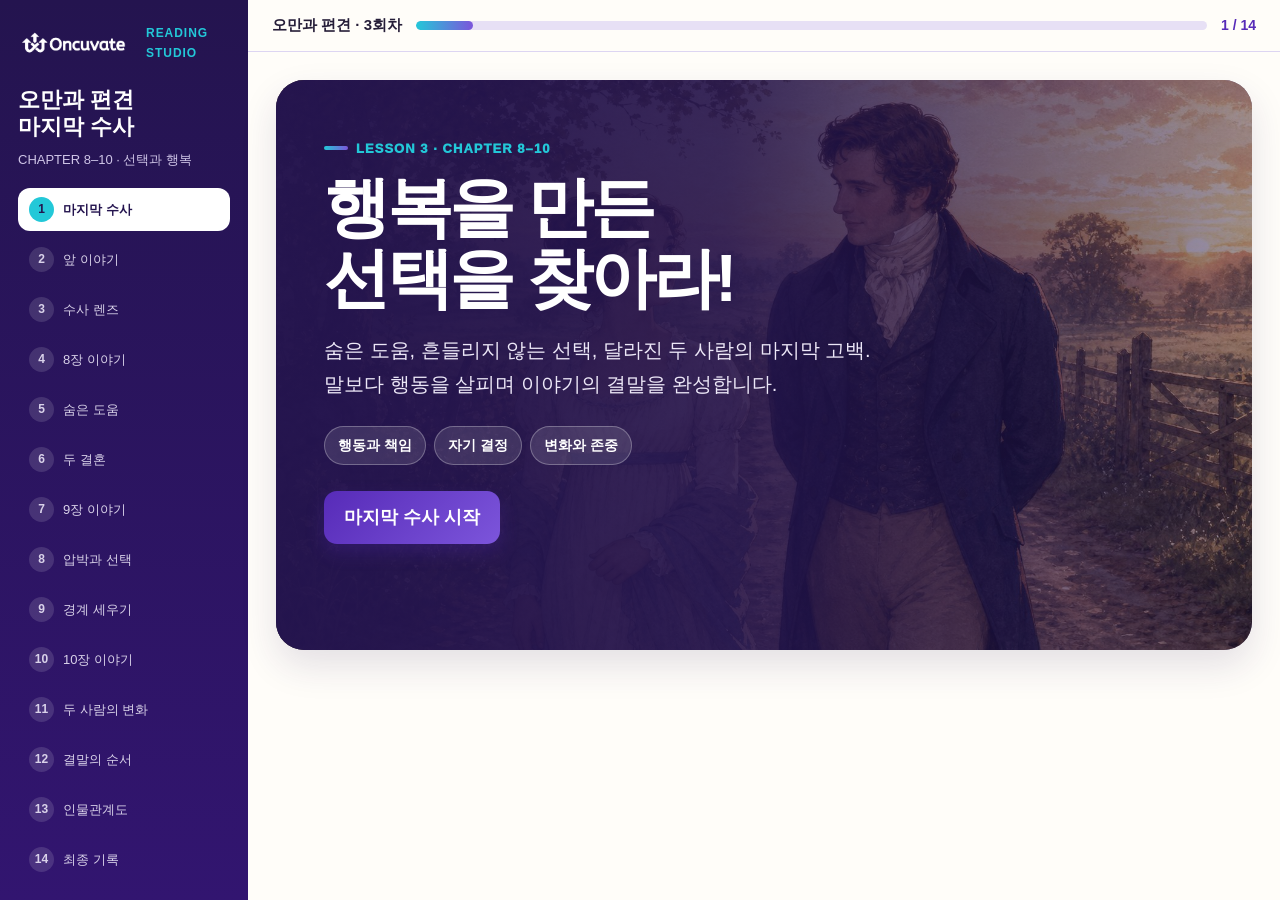
<file: pride-prejudice-lesson3/index.html>
<!doctype html>
<html lang="ko" data-lesson-id="pride-prejudice-lesson3" data-lesson-version="1.0.0" data-lesson-title="오만과 편견 3회차: 선택과 행복">
<head><meta charset="utf-8"><meta name="viewport" content="width=device-width,initial-scale=1"><meta name="color-scheme" content="light"><title>오만과 편견 3회차 · 선택과 행복</title><link rel="stylesheet" href="assets/lesson3.css"></head>
<body><div class="app">
<aside class="side"><div class="brand"><img src="assets/oncuvate-brand-logo.png" alt="온큐베이트"><span>READING STUDIO</span></div><h2>오만과 편견<br>마지막 수사</h2><p>CHAPTER 8–10 · 선택과 행복</p><nav class="steps" aria-label="수업 차례">
<button class="step on" onclick="go(1)"><span class="num">1</span><span class="step-label">마지막 수사</span></button><button class="step" onclick="go(2)"><span class="num">2</span><span class="step-label">앞 이야기</span></button><button class="step" onclick="go(3)"><span class="num">3</span><span class="step-label">수사 렌즈</span></button><button class="step" onclick="go(4)"><span class="num">4</span><span class="step-label">8장 이야기</span></button><button class="step" onclick="go(5)"><span class="num">5</span><span class="step-label">숨은 도움</span></button><button class="step" onclick="go(6)"><span class="num">6</span><span class="step-label">두 결혼</span></button><button class="step" onclick="go(7)"><span class="num">7</span><span class="step-label">9장 이야기</span></button><button class="step" onclick="go(8)"><span class="num">8</span><span class="step-label">압박과 선택</span></button><button class="step" onclick="go(9)"><span class="num">9</span><span class="step-label">경계 세우기</span></button><button class="step" onclick="go(10)"><span class="num">10</span><span class="step-label">10장 이야기</span></button><button class="step" onclick="go(11)"><span class="num">11</span><span class="step-label">두 사람의 변화</span></button><button class="step" onclick="go(12)"><span class="num">12</span><span class="step-label">결말의 순서</span></button><button class="step" onclick="go(13)"><span class="num">13</span><span class="step-label">인물관계도</span></button><button class="step" onclick="go(14)"><span class="num">14</span><span class="step-label">최종 기록</span></button>
</nav></aside>
<main class="main"><header class="top"><strong>오만과 편견 · 3회차</strong><div class="progress" aria-label="수업 진행률"><span id="bar"></span></div><span class="count" id="count">1 / 14</span></header><div class="content">
<section class="pg on" id="pg1"><div class="hero"><img src="assets/images/chapter10-elizabeth-darcy.jpg" alt="새벽 들길을 걸으며 솔직한 마음을 나누는 엘리자베스와 다아시"><div class="hero-copy"><div class="eyebrow">LESSON 3 · CHAPTER 8–10</div><h1>행복을 만든<br>선택을 찾아라!</h1><p>숨은 도움, 흔들리지 않는 선택, 달라진 두 사람의 마지막 고백. 말보다 행동을 살피며 이야기의 결말을 완성합니다.</p><div class="pillrow"><span class="pill">행동과 책임</span><span class="pill">자기 결정</span><span class="pill">변화와 존중</span></div><button class="primary" type="button" onclick="go(2)">마지막 수사 시작</button></div></div></section>
<section class="pg" id="pg2"><div class="page-head"><div><div class="tag">지난 회차 연결</div><h1>편지 뒤, 무엇이 달라졌을까?</h1><p class="desc">5~7장에서 엘리자베스의 판단이 흔들리기 시작했습니다.</p></div><span class="chapter-badge">CHAPTER 5–7</span></div><div class="three"><div class="mission"><span class="portrait p-darcy"></span><h3>거절된 청혼</h3><p>엘리자베스는 다아시의 무례한 태도와 자신이 믿었던 잘못들을 지적하며 청혼을 거절했습니다.</p></div><div class="mission"><span class="portrait p-elizabeth"></span><h3>한 통의 편지</h3><p>다아시의 설명을 읽은 엘리자베스는 위컴의 거짓과 자신의 성급한 판단을 깨닫기 시작했습니다.</p></div><div class="mission"><span class="portrait p-lydia"></span><h3>가족의 위기</h3><p>리디아가 위컴과 달아나자 엘리자베스는 가족의 미래가 무너질까 걱정했습니다.</p></div></div><div class="reading" style="margin-top:16px"><b>오늘의 출발점</b><br>다아시가 떠난 뒤에도 그의 편지와 행동은 엘리자베스의 판단을 계속 바꾸고 있었습니다.</div><div class="nav-row"><button class="secondary" onclick="go(1)">이전</button><button class="primary" onclick="go(3)">수사 렌즈 보기</button></div></section>
<section class="pg" id="pg3"><div class="page-head"><div><div class="tag">수사 준비</div><h1>결말을 읽는 세 가지 렌즈</h1><p class="desc">사건을 많이 외우기보다, 주인공의 선택과 변화를 추적합니다.</p></div><span class="chapter-badge">탐정 도구</span></div><div class="three"><div class="mission"><div class="mission-mark">1</div><h3>말보다 행동</h3><p>누가 무엇을 실제로 했는지 확인합니다.</p></div><div class="mission"><div class="mission-mark">2</div><h3>압박보다 선택</h3><p>다른 사람의 요구와 자신의 결정을 구별합니다.</p></div><div class="mission"><div class="mission-mark">3</div><h3>첫인상보다 변화</h3><p>새 증거를 보고 판단을 고쳤는지 살핍니다.</p></div></div><div class="reading" style="margin-top:16px"><b>핵심 질문</b><br>엘리자베스와 다아시는 어떻게 서로를 바꾸지 않고도 더 나은 사람이 되었을까요?</div><div class="nav-row"><button class="secondary" onclick="go(2)">이전</button><button class="primary" onclick="go(4)">8장 열기</button></div></section>
<section class="pg" id="pg4"><div class="page-head"><div><div class="tag">CHAPTER 8 · 두 자매의 결혼</div><h1>숨은 도움과 돌아온 진심</h1><p class="desc">사건을 하나씩 열어 엘리자베스의 판단이 바뀌는 흐름을 따라가세요.</p></div><span class="chapter-badge">이야기 파일</span></div><div class="story-layout"><div class="scene"><img src="assets/images/chapter8-jane-bingley-engagement.jpg" alt="제인과 빙리의 약혼을 기뻐하는 엘리자베스와 베넷 가족"><div class="scene-cap">제인과 빙리는 다시 만나 서로의 진심을 확인합니다.</div></div><div class="card story-panel" data-activity-id="story-8"><div class="story-counter" id="storyCount8">1 / 5</div><div class="story-line" id="story8"></div><div class="story-dots" data-story-dots="8"><i class="story-dot"></i><i class="story-dot"></i><i class="story-dot"></i><i class="story-dot"></i><i class="story-dot"></i></div><div class="nav-row"><button id="storyPrev8" class="secondary" onclick="story(8,-1)">이전 사건</button><button id="storyNext8" class="primary" onclick="storyNext(8)">다음 사건</button></div></div></div><div class="nav-row"><button class="secondary" onclick="go(3)">이전</button><button class="primary" onclick="go(5)">숨은 도움 추적</button></div></section>
<section class="pg" id="pg5"><div class="page-head"><div><div class="tag">CHAPTER 8 · 근거 찾기</div><h1>다아시가 숨긴 행동은?</h1><p class="desc">한 문항씩 풀며 엘리자베스가 새롭게 알게 된 사실을 확인하세요.</p></div><span class="chapter-badge">3문항</span></div><div class="card" data-activity-id="secret-help"><div class="who"><span class="portrait p-darcy"></span><div><strong>다아시의 행동 파일</strong><small>말하지 않은 도움도 증거가 될 수 있습니다.</small></div></div><div class="quiz-box" data-quiz="secret" style="margin-top:16px"></div></div><div class="nav-row"><button class="secondary" onclick="go(4)">이전</button><button class="primary" onclick="go(6)">두 결혼 비교</button></div></section>
<section class="pg" id="pg6"><div class="page-head"><div><div class="tag">CHAPTER 8 · 비교</div><h1>같은 결혼, 다른 선택</h1><p class="desc">리디아와 제인의 결혼은 과정과 책임이 어떻게 달랐을까요?</p></div><span class="chapter-badge">선택과 결과</span></div><div class="compare-grid"><div class="compare-card"><div class="who"><span class="portrait p-lydia"></span><span class="portrait p-wickham"></span></div><h3>리디아와 위컴</h3><p>충동적으로 달아난 뒤, 빚과 가족의 평판을 수습하기 위해 서둘러 결혼합니다.</p></div><div class="compare-card"><div class="who"><span class="portrait p-jane"></span><span class="portrait p-bingley"></span></div><h3>제인과 빙리</h3><p>헤어진 시간을 지나 다시 만나, 서로의 진심을 직접 확인하고 결혼을 약속합니다.</p></div></div><div class="card" data-activity-id="two-marriages"><div class="quiz-box" data-quiz="marriage"></div></div><div class="nav-row"><button class="secondary" onclick="go(5)">이전</button><button class="primary" onclick="go(7)">9장 열기</button></div></section>
<section class="pg" id="pg7"><div class="page-head"><div><div class="tag">CHAPTER 9 · 캐서린 부인과의 대결</div><h1>누가 내 미래를 정하는가</h1><p class="desc">캐서린 부인의 압박 앞에서 엘리자베스가 지킨 것을 찾아보세요.</p></div><span class="chapter-badge">이야기 파일</span></div><div class="story-layout"><div class="scene"><img src="assets/images/chapter9-lady-catherine-elizabeth.jpg" alt="롱본 정원에서 엘리자베스에게 결혼을 포기하라고 요구하는 캐서린 부인"><div class="scene-cap">엘리자베스는 무례하게 맞서지 않으면서도 자신의 선택을 포기하지 않습니다.</div></div><div class="card story-panel" data-activity-id="story-9"><div class="story-counter" id="storyCount9">1 / 5</div><div class="story-line" id="story9"></div><div class="story-dots" data-story-dots="9"><i class="story-dot"></i><i class="story-dot"></i><i class="story-dot"></i><i class="story-dot"></i><i class="story-dot"></i></div><div class="nav-row"><button id="storyPrev9" class="secondary" onclick="story(9,-1)">이전 사건</button><button id="storyNext9" class="primary" onclick="storyNext(9)">다음 사건</button></div></div></div><div class="nav-row"><button class="secondary" onclick="go(6)">이전</button><button class="primary" onclick="go(8)">말의 성격 구별</button></div></section>
<section class="pg" id="pg8"><div class="page-head"><div><div class="tag">CHAPTER 9 · 주장 검증</div><h1>사실일까, 압박일까?</h1><p class="desc">문장을 하나씩 보고 ‘확인된 사실·압박·자기 결정’으로 구별하세요.</p></div><span class="chapter-badge">한 번에 한 문장</span></div><div class="card" data-activity-id="pressure-choice"><div class="quiz-box" data-quiz="pressure"></div></div><div class="nav-row"><button class="secondary" onclick="go(7)">이전</button><button class="primary" onclick="go(9)">경계 세우기</button></div></section>
<section class="pg" id="pg9"><div class="page-head"><div><div class="tag">CHAPTER 9 · 말하기</div><h1>단호하지만 존중 있게</h1><p class="desc">엘리자베스의 말에서 건강한 경계 세우기를 찾아보세요.</p></div><span class="chapter-badge">자기 결정</span></div><div class="quote">저는 다아시 씨와 결혼하지 않겠다는 약속을 하지 않겠습니다. 제 행복은 제가 판단하겠습니다.</div><div class="card" data-activity-id="boundary-speaking"><div class="quiz-box" data-quiz="boundary"></div></div><div class="nav-row"><button class="secondary" onclick="go(8)">이전</button><button class="primary" onclick="go(10)">10장 열기</button></div></section>
<section class="pg" id="pg10"><div class="page-head"><div><div class="tag">CHAPTER 10 · 세상에서 가장 행복한 사람</div><h1>두 번째 고백은 달랐다</h1><p class="desc">서로의 마음을 강요하지 않는 마지막 대화를 따라가세요.</p></div><span class="chapter-badge">이야기 파일</span></div><div class="story-layout"><div class="scene"><img src="assets/images/chapter10-elizabeth-darcy.jpg" alt="새벽 들길에서 서로의 변화를 이야기하는 엘리자베스와 다아시"><div class="scene-cap">이번에는 사랑뿐 아니라 존중과 선택이 함께합니다.</div></div><div class="card story-panel" data-activity-id="story-10"><div class="story-counter" id="storyCount10">1 / 5</div><div class="story-line" id="story10"></div><div class="story-dots" data-story-dots="10"><i class="story-dot"></i><i class="story-dot"></i><i class="story-dot"></i><i class="story-dot"></i><i class="story-dot"></i></div><div class="nav-row"><button id="storyPrev10" class="secondary" onclick="story(10,-1)">이전 사건</button><button id="storyNext10" class="primary" onclick="storyNext(10)">다음 사건</button></div></div></div><div class="nav-row"><button class="secondary" onclick="go(9)">이전</button><button class="primary" onclick="go(11)">변화의 증거</button></div></section>
<section class="pg" id="pg11"><div class="page-head"><div><div class="tag">CHAPTER 10 · 인물 변화</div><h1>누가, 어떻게 달라졌을까?</h1><p class="desc">행복한 결말을 만든 것은 운이 아니라 두 사람의 변화였습니다.</p></div><span class="chapter-badge">증거 3개</span></div><div class="two"><div class="mission"><span class="portrait p-elizabeth"></span><h3>엘리자베스</h3><p>첫인상을 고집하지 않고 편지와 행동을 살펴 자신의 판단을 고쳤습니다.</p></div><div class="mission"><span class="portrait p-darcy"></span><h3>다아시</h3><p>지위를 내세우는 태도를 돌아보고 배려와 책임 있는 행동으로 진심을 보였습니다.</p></div></div><div class="card" data-activity-id="mutual-change"><div class="quiz-box" data-quiz="change"></div></div><div class="nav-row"><button class="secondary" onclick="go(10)">이전</button><button class="primary" onclick="go(12)">결말 순서 맞추기</button></div></section>
<section class="pg" id="pg12"><div class="page-head"><div><div class="tag">CHAPTER 8–10 · 흐름 정리</div><h1>사건을 시간 순서로 맞춰라!</h1><p class="desc">섞여 있는 사건 카드를 가장 먼저 일어난 사건부터 선택하세요.</p></div><span class="chapter-badge">순서 맞추기</span></div><div class="card" data-activity-id="final-timeline"><div class="sequence-instruction"><strong id="sequencePrompt">1번째 사건을 골라보세요.</strong><span>선택한 카드는 아래 순서 칸에 들어갑니다.</span></div><div class="sequence-pool" id="sequencePool"><button type="button" class="sequence-card" data-order="3" data-track="answer" data-correct="false" onclick="chooseSequence(this)"><strong>선택을 지킴</strong><span>캐서린 부인이 결혼을 막으려 하지만 엘리자베스가 약속을 거절한다.</span></button><button type="button" class="sequence-card" data-order="1" data-track="answer" data-correct="false" onclick="chooseSequence(this)"><strong>숨은 도움</strong><span>다아시가 리디아와 위컴의 결혼 문제를 조용히 해결한다.</span></button><button type="button" class="sequence-card" data-order="5" data-track="answer" data-correct="false" onclick="chooseSequence(this)"><strong>함께 만든 결말</strong><span>두 사람은 서로의 변화를 인정하고 결혼을 약속한다.</span></button><button type="button" class="sequence-card" data-order="2" data-track="answer" data-correct="false" onclick="chooseSequence(this)"><strong>새로운 판단</strong><span>엘리자베스가 다아시의 숨은 도움을 알게 된다.</span></button><button type="button" class="sequence-card" data-order="4" data-track="answer" data-correct="false" onclick="chooseSequence(this)"><strong>두 번째 고백</strong><span>다아시가 다시 진심을 묻고, 엘리자베스가 달라진 마음을 전한다.</span></button></div><div class="sequence-answer" aria-label="완성할 사건 순서"><div class="sequence-slot" data-slot="1"><span class="slot-no">1</span><span class="slot-copy">첫 번째 사건</span></div><div class="sequence-slot" data-slot="2"><span class="slot-no">2</span><span class="slot-copy">두 번째 사건</span></div><div class="sequence-slot" data-slot="3"><span class="slot-no">3</span><span class="slot-copy">세 번째 사건</span></div><div class="sequence-slot" data-slot="4"><span class="slot-no">4</span><span class="slot-copy">네 번째 사건</span></div><div class="sequence-slot" data-slot="5"><span class="slot-no">5</span><span class="slot-copy">다섯 번째 사건</span></div></div><div id="sequenceFeedback" class="feedback" aria-live="polite"></div><button type="button" class="secondary" onclick="resetSequence()">다시 맞추기</button><div id="timelineDone" class="activity-complete hidden" data-track="activity-complete" data-activity-id="final-timeline">순서 완성! 사건이 ‘행동 → 판단 변화 → 선택 → 고백 → 결말’로 이어졌습니다.</div></div><div class="nav-row"><button class="secondary" onclick="go(11)">이전</button><button class="primary" onclick="go(13)">인물관계도</button></div></section>
<section class="pg" id="pg13"><div class="page-head"><div><div class="tag">마지막 인물관계도</div><h1>관계를 직접 그려 보세요</h1><p class="desc">인물을 옮기고, 펜으로 관계선을 그리며, 설명 글을 판 위에 추가할 수 있습니다.</p></div><span class="chapter-badge">이동 · 펜 · 텍스트</span></div><div class="map-toolbar"><div class="map-tool-group" role="group" aria-label="인물관계도 도구"><button type="button" id="moveMode" class="map-tool on" onclick="setMapMode('move')">인물 이동</button><button type="button" id="penMode" class="map-tool" onclick="setMapMode('pen')">펜</button><label class="pen-color">펜 색<input type="color" id="penColor" value="#572bb8" aria-label="펜 색상"></label></div><div class="map-text-control"><label for="mapTextInput">설명</label><input id="mapTextInput" type="text" maxlength="40" placeholder="예: 서로의 진심을 확인함"><button type="button" class="map-tool" onclick="addMapText()">텍스트 넣기</button></div><button type="button" class="map-tool reset-tool" onclick="resetMap()">모두 지우기</button></div><div class="map" id="relationMap"><canvas id="mapCanvas" class="map-canvas" aria-label="관계선을 그리는 펜 영역"></canvas><button class="relation-token movable" data-person="jane" data-x="22" data-y="16" style="left:22%;top:16%" onclick="showRelation('jane',this)"><span class="portrait p-jane"></span><span>제인</span></button><button class="relation-token movable on" data-person="elizabeth" data-x="40" data-y="49" style="left:40%;top:49%" onclick="showRelation('elizabeth',this)"><span class="portrait p-elizabeth"></span><span>엘리자베스</span></button><button class="relation-token movable" data-person="bingley" data-x="78" data-y="16" style="left:78%;top:16%" onclick="showRelation('bingley',this)"><span class="portrait p-bingley"></span><span>빙리</span></button><button class="relation-token movable" data-person="lydia" data-x="22" data-y="82" style="left:22%;top:82%" onclick="showRelation('lydia',this)"><span class="portrait p-lydia"></span><span>리디아</span></button><button class="relation-token movable" data-person="darcy" data-x="60" data-y="49" style="left:60%;top:49%" onclick="showRelation('darcy',this)"><span class="portrait p-darcy"></span><span>다아시</span></button><button class="relation-token movable" data-person="wickham" data-x="78" data-y="82" style="left:78%;top:82%" onclick="showRelation('wickham',this)"><span class="portrait p-wickham"></span><span>위컴</span></button></div><div class="map-help" id="mapToolFeedback" aria-live="polite">인물 이동 모드: 인물 토큰과 추가한 글을 끌어 원하는 곳에 놓으세요.</div><div class="relation-note" id="relationNote">엘리자베스는 증거를 받아들여 다아시에 대한 편견을 고치고, 자신의 선택을 지켰습니다.</div><div class="card" data-activity-id="final-relations"><div class="quiz-box" data-quiz="relation"></div></div><div class="nav-row"><button class="secondary" onclick="go(12)">이전</button><button class="primary" onclick="go(14)">최종 기록</button></div></section>
<section class="pg" id="pg14"><div class="page-head"><div><div class="tag">FINAL REPORT</div><h1>오만과 편견, 마지막 수사 기록</h1><p class="desc">이야기의 결말을 만든 세 가지를 확인하고 나만의 문장으로 정리하세요.</p></div><span class="chapter-badge">CHAPTER 8–10 완료</span></div><div class="ending"><h2>행복은 우연히 오지 않았습니다.</h2><p>엘리자베스는 편견을 고칠 용기를 냈고, 다아시는 오만을 행동으로 바꾸었습니다. 두 사람은 상대의 선택을 존중하며 함께 행복을 만들었습니다.</p></div><div class="card" id="finalChecks"><h3>결말의 핵심 세 가지</h3><div class="report-grid"><label><input type="checkbox"><span><b>증거</b><br>새로운 사실을 보고 판단을 고쳤다.</span></label><label><input type="checkbox"><span><b>책임</b><br>말보다 행동으로 진심을 보였다.</span></label><label><input type="checkbox"><span><b>존중</b><br>상대의 선택과 거절 가능성을 존중했다.</span></label><label><input type="checkbox"><span><b>내 문장</b><br>첫인상은 끝이 아니라 시작일 수 있다.</span></label></div><h3 style="margin-top:20px">내가 찾은 작품의 메시지</h3><textarea aria-label="작품의 메시지 쓰기" placeholder="예: 사람은 새로운 증거를 받아들이고 행동을 바꿀 때 더 좋은 관계를 만들 수 있다."></textarea><div class="final-actions"><button class="primary complete-btn" id="finishBtn" data-track="lesson-complete" onclick="finishLesson()">마지막 수사 완료</button><button class="secondary" onclick="go(1)">처음부터 다시 보기</button></div><div id="finishMsg" class="feedback" aria-live="polite"></div></div><div class="nav-row"><button class="secondary" onclick="go(13)">이전</button><span></span></div><p class="copyright">작품: 《오만과 편견》 · 원작 Jane Austen, <i>Pride and Prejudice</i> (1813, public domain) · 한국어 수업 구성과 삽화: 자체 제작 · 아동 학습용으로 요약·각색함.</p></section>
</div></main></div><script src="assets/lesson3.js"></script></body></html>
</file>
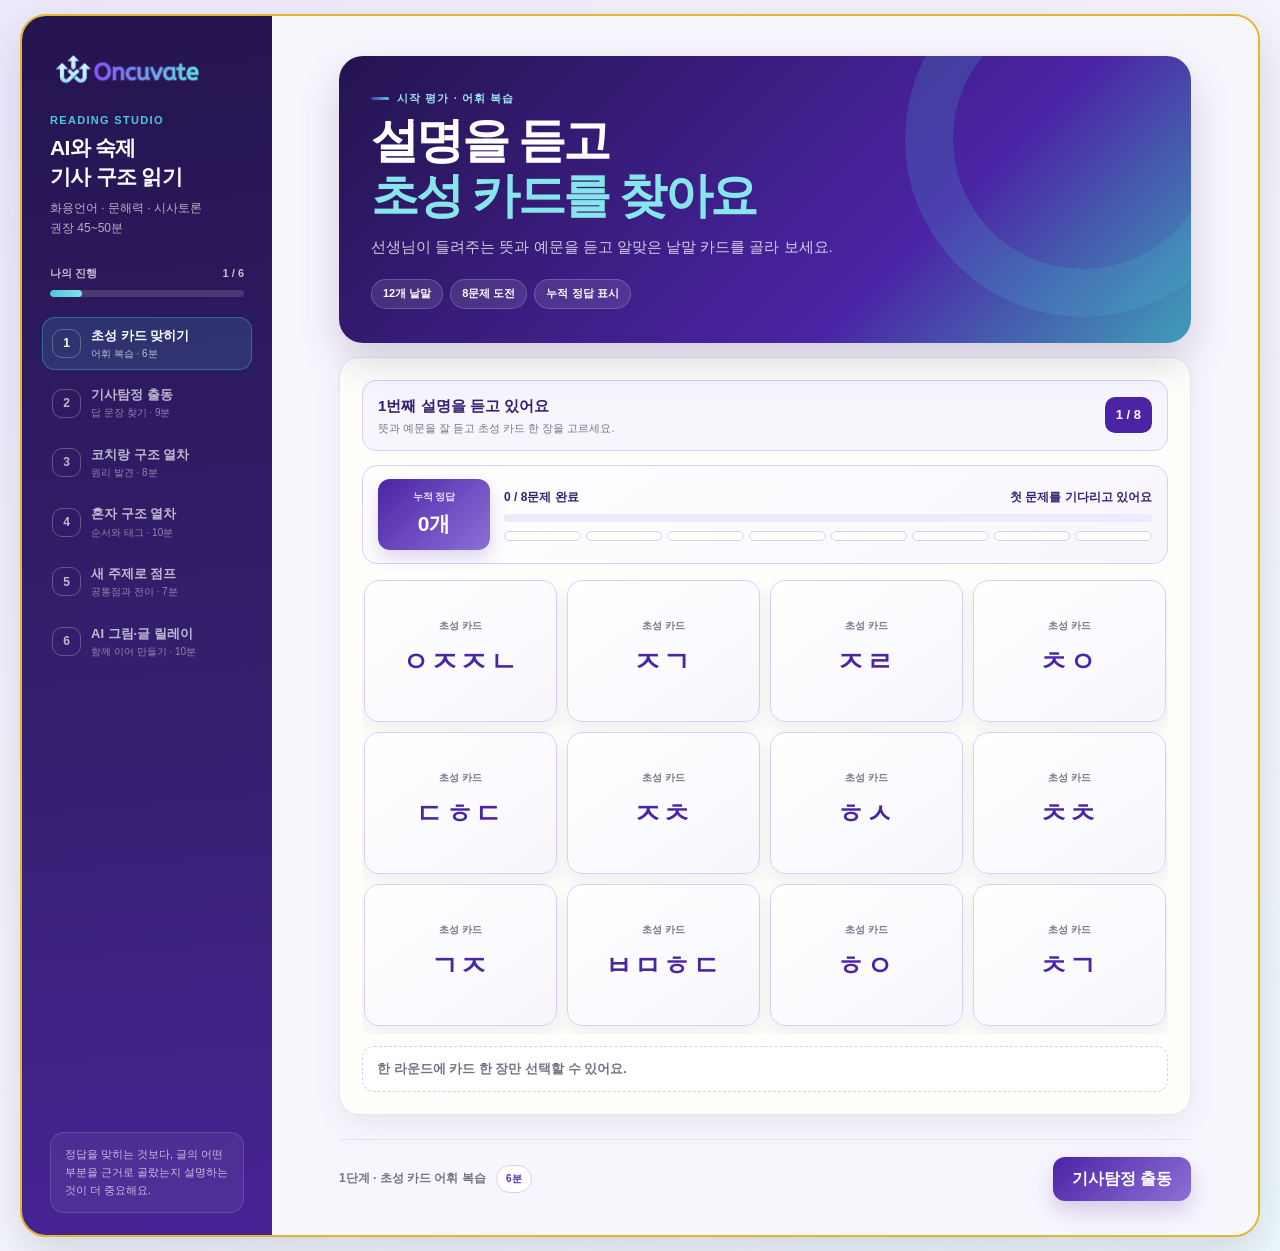
<file: ai-article/lesson.html>
<!doctype html>
<html lang="ko" data-lesson-id="korean-ai-article-structure-01" data-lesson-title="AI 기사 구조와 생각 나누기" data-lesson-version="4.5.0">
<head>
  <meta charset="utf-8">
  <meta name="viewport" content="width=device-width, initial-scale=1">
  <script>
    (() => {
      const params = new URLSearchParams(location.search);
      const role = params.get('pilotRole');
      const room = String(params.get('room') || '').replace(/\D/g,'').slice(0,5);
      if ((role === 'coach' || role === 'child') && /^\d{5}$/.test(room)) {
        const child = role === 'coach' ? 'coach' : String(params.get('child') || '').replace(/[^a-zA-Z0-9가-힣_-]/g,'').slice(0,12);
        window.ONCUVATE = {role,room,child,session:'pilot',folder:'ai-article-structure-pilot'};
        import('./pilot-realtime.js?v=20260811-11').catch(() => { document.documentElement.dataset.pilotRelay = 'offline'; });
      }
    })();
  </script>
  <meta name="theme-color" content="#35206f">
  <title>AI와 숙제 | 읽고, 구조를 찾고, 일반화하기</title>
  <style>
    :root {
      --oc-violet-950:#24144f;
      --oc-violet-900:#35206f;
      --oc-violet-800:#4b24a5;
      --oc-violet-700:#5932b6;
      --oc-violet-500:#8d70d7;
      --oc-violet-200:#d9cff5;
      --oc-violet-100:#eee9fb;
      --oc-violet-050:#f8f6fd;
      --oc-cyan:#4bc9dc;
      --oc-blue:#2785c7;
      --oc-gold:#e1b72c;
      --oc-ink:#29243a;
      --oc-muted:#777187;
      --oc-paper:#fffefb;
      --oc-line:#e8e3f3;
      --oc-success:#35a978;
      --oc-success-bg:#f0fbf6;
      --oc-danger:#d9565d;
      --oc-danger-bg:#fff5f5;
      --oc-warning:#a36b13;
      --oc-warning-bg:#fff8e8;
      --oc-shadow:0 18px 48px rgba(37,20,78,.16);
      --oc-font:Pretendard,"Noto Sans KR","Apple SD Gothic Neo","Malgun Gothic",sans-serif;
      --role-context:#2d8eaa;
      --role-problem:#d35f66;
      --role-reason:#a36b13;
      --role-solution:#5c3cb0;
    }

    * { box-sizing:border-box; }
    [hidden] { display:none!important; }
    html { scroll-behavior:smooth; }
    body {
      margin:0;
      min-height:100vh;
      color:var(--oc-ink);
      background:linear-gradient(150deg,#eeeafd 0%,#f8f6fd 48%,#eefbfc 100%);
      font-family:var(--oc-font);
      line-height:1.55;
    }
    button,input,select,textarea { font:inherit; }
    button { cursor:pointer; }
    button:focus-visible,input:focus-visible,select:focus-visible,textarea:focus-visible,[tabindex]:focus-visible {
      outline:3px solid rgba(75,201,220,.58);
      outline-offset:3px;
    }
    .studio {
      width:min(1240px,calc(100% - 28px));
      min-height:calc(100vh - 28px);
      margin:14px auto;
      overflow:hidden;
      border:2px solid var(--oc-gold);
      border-radius:26px;
      background:var(--oc-paper);
      box-shadow:var(--oc-shadow);
      display:grid;
      grid-template-columns:250px minmax(0,1fr);
    }
    .sidebar {
      min-height:calc(100vh - 32px);
      padding:27px 20px 22px;
      color:#fff;
      background:linear-gradient(175deg,var(--oc-violet-950),var(--oc-violet-900) 58%,#462395);
      display:flex;
      flex-direction:column;
    }
    .brand { padding:3px 8px 26px; }
    .brand img { display:block;width:164px;height:auto;max-width:100%; }
    .course-kicker { margin-top:17px;color:var(--oc-cyan);font-size:11px;font-weight:850;letter-spacing:.12em; }
    .course-title { margin:5px 0 0;font-size:21px;line-height:1.35;letter-spacing:-.035em; }
    .course-meta { margin:8px 0 0;color:rgba(255,255,255,.66);font-size:12px;line-height:1.65; }
    .side-progress { margin:0 8px 20px; }
    .side-progress-top { display:flex;justify-content:space-between;gap:8px;color:rgba(255,255,255,.72);font-size:11px;font-weight:750; }
    .progress-track { height:7px;margin-top:8px;overflow:hidden;border-radius:99px;background:rgba(255,255,255,.14); }
    .progress-bar { width:16.666%;height:100%;border-radius:inherit;background:linear-gradient(90deg,var(--oc-cyan),#82e0e9);transition:width .35s ease; }
    .step-nav { display:grid;gap:6px;margin:0;padding:0;list-style:none; }
    .step-button {
      width:100%;min-height:48px;padding:8px 9px;
      border:1px solid transparent;border-radius:13px;
      color:rgba(255,255,255,.69);background:transparent;
      display:grid;grid-template-columns:30px 1fr;align-items:center;gap:9px;text-align:left;
    }
    .step-button:hover { background:rgba(255,255,255,.07);color:#fff; }
    .step-button.active { color:#fff;border-color:rgba(75,201,220,.35);background:rgba(75,201,220,.14); }
    .step-button.done .step-num { color:var(--oc-violet-950);background:var(--oc-cyan);border-color:var(--oc-cyan); }
    .step-num { width:29px;height:29px;border:1px solid rgba(255,255,255,.25);border-radius:10px;display:grid;place-items:center;font-size:12px;font-weight:900; }
    .step-text { display:grid; }
    .step-text strong { font-size:13px;font-weight:800; }
    .step-text small { color:inherit;opacity:.68;font-size:10px; }
    .sidebar-note { margin:auto 8px 0;padding:13px 14px;border:1px solid rgba(255,255,255,.13);border-radius:14px;color:rgba(255,255,255,.68);background:rgba(255,255,255,.055);font-size:11px;line-height:1.6; }

    .main { min-width:0;background:var(--oc-violet-050); }
    .mobile-head { display:none; }
    .page { display:none;max-width:940px;margin:0 auto;padding:40px 44px 34px;animation:pageIn .28s ease; }
    .page.active { display:block; }
    @keyframes pageIn { from { opacity:0;transform:translateY(6px); } to { opacity:1;transform:none; } }
    .eyebrow { display:flex;align-items:center;gap:8px;margin-bottom:7px;color:var(--oc-violet-700);font-size:11px;font-weight:900;letter-spacing:.1em; }
    .eyebrow::before { content:"";width:18px;height:3px;border-radius:8px;background:linear-gradient(90deg,var(--oc-violet-700),var(--oc-cyan)); }
    h1,h2,h3,p { margin-top:0; }
    .page-title { margin-bottom:9px;font-size:clamp(28px,4vw,40px);line-height:1.18;letter-spacing:-.045em; }
    .page-lead { max-width:720px;margin-bottom:24px;color:var(--oc-muted);font-size:15px; }
    .accent { color:var(--oc-violet-700); }
    .card { margin-top:14px;padding:22px;border:1px solid var(--oc-line);border-radius:20px;background:var(--oc-paper);box-shadow:0 10px 30px rgba(37,20,78,.07); }
    .card.soft { background:linear-gradient(145deg,#fff,var(--oc-violet-050)); }
    .card h3 { margin-bottom:7px;font-size:19px;letter-spacing:-.025em; }
    .section-caption { margin-bottom:15px;color:var(--oc-muted);font-size:13px; }
    .mini-label { margin-bottom:6px;color:var(--oc-violet-700);font-size:11px;font-weight:900;letter-spacing:.055em; }
    .callout { padding:14px 16px;border:1px solid #cceef2;border-left:4px solid var(--oc-cyan);border-radius:13px;background:#f1fbfc;color:#255e68;font-size:13px; }
    .callout strong { color:#174a53; }
    .tag-row { display:flex;flex-wrap:wrap;gap:7px; }
    .tag { min-height:30px;padding:5px 11px;border:1px solid var(--oc-violet-200);border-radius:999px;color:var(--oc-violet-700);background:var(--oc-violet-100);font-size:11px;font-weight:800; }
    .primary,.secondary,.quiet {
      min-height:44px;padding:0 19px;border-radius:12px;font-weight:850;border:0;
    }
    .primary { color:#fff;background:linear-gradient(135deg,var(--oc-violet-800),var(--oc-violet-500));box-shadow:0 10px 21px rgba(85,50,164,.22); }
    .primary:hover { background:linear-gradient(135deg,var(--oc-violet-700),#9d83e0); }
    .secondary { color:var(--oc-violet-800);border:1px solid var(--oc-violet-200);background:#fff; }
    .secondary:hover { background:var(--oc-violet-100); }
    .quiet { color:var(--oc-muted);background:#f1eef7; }
    .actions { display:flex;flex-wrap:wrap;align-items:center;gap:9px;margin-top:18px; }
    .feedback { display:none;margin-top:12px;padding:11px 13px;border-radius:11px;font-size:13px;font-weight:750; }
    .feedback.show { display:block; }
    .feedback.good { color:#247354;border:1px solid #bfe5d5;background:var(--oc-success-bg); }
    .feedback.bad { color:#a83f45;border:1px solid #efc6c8;background:var(--oc-danger-bg); }
    .feedback.neutral { color:#5b438e;border:1px solid var(--oc-violet-200);background:var(--oc-violet-100); }

    .hero {
      position:relative;overflow:hidden;padding:34px 32px;border-radius:24px;color:#fff;
      background:linear-gradient(135deg,var(--oc-violet-950),var(--oc-violet-800) 67%,#3f9eb8);
      box-shadow:0 18px 42px rgba(37,20,78,.18);
    }
    .hero::after { content:"";position:absolute;right:-70px;top:-95px;width:260px;height:260px;border:48px solid rgba(75,201,220,.17);border-radius:50%; }
    .hero > * { position:relative;z-index:1; }
    .hero .eyebrow { color:#9ce6ee; }
    .hero h1 { max-width:690px;margin-bottom:12px;font-size:clamp(30px,5vw,48px);line-height:1.14;letter-spacing:-.055em; }
    .hero p { max-width:630px;margin-bottom:20px;color:rgba(255,255,255,.77);font-size:15px; }
    .hero .tag { color:#fff;border-color:rgba(255,255,255,.19);background:rgba(255,255,255,.1); }
    .goal-grid { display:grid;grid-template-columns:repeat(3,1fr);gap:10px;margin-top:14px; }
    .goal-card { padding:17px;border:1px solid var(--oc-line);border-radius:16px;background:#fff; }
    .goal-num { width:34px;height:34px;margin-bottom:12px;border-radius:11px;display:grid;place-items:center;color:#fff;background:var(--oc-violet-800);font-weight:900; }
    .goal-card:nth-child(2) .goal-num { background:var(--oc-blue); }
    .goal-card:nth-child(3) .goal-num { color:var(--oc-violet-950);background:var(--oc-cyan); }
    .goal-card strong { display:block;margin-bottom:3px;font-size:14px; }
    .goal-card p { margin:0;color:var(--oc-muted);font-size:12px; }
    .vocab-row { display:grid;grid-template-columns:repeat(4,1fr);gap:9px; }
    .vocab { min-height:110px;padding:15px;border:1px solid var(--oc-line);border-top:3px solid var(--oc-violet-500);border-radius:14px;background:#fff;text-align:left; }
    .vocab:hover,.vocab.open { border-top-color:var(--oc-cyan);background:#fbfeff; }
    .vocab strong { display:block;color:var(--oc-violet-800);font-size:16px; }
    .vocab small { display:block;margin-top:4px;color:var(--oc-muted);font-size:11px; }
    .vocab .meaning { display:none;margin-top:8px;color:var(--oc-ink);font-size:12px;line-height:1.55; }
    .vocab.open .meaning { display:block; }
    .vocab.open small { display:none; }

    .article-card { padding:25px;border:1px solid var(--oc-line);border-radius:18px;background:#fff; }
    .article-meta { display:flex;justify-content:space-between;gap:12px;margin-bottom:13px;padding-bottom:12px;border-bottom:1px solid var(--oc-line);color:var(--oc-muted);font-size:11px; }
    .article-title { margin-bottom:16px;font-size:22px;line-height:1.35;letter-spacing:-.03em; }
    .article-body { font-size:17px;line-height:1.9;word-break:keep-all; }
    .article-body p { margin-bottom:13px; }
    .article-body p:last-child { margin-bottom:0; }
    .article-source { margin-top:16px;padding-top:11px;border-top:1px solid var(--oc-line);color:var(--oc-muted);font-size:11px;line-height:1.6; }
    .article-stage { min-height:270px;display:flex;align-items:center; }
    .article-paragraph { width:100%;margin:0!important;animation:pageIn .24s ease; }
    .article-progress { display:grid;grid-template-columns:repeat(3,1fr);gap:7px;margin:14px 0 17px; }
    .article-progress span { height:6px;border-radius:999px;background:var(--oc-violet-100);transition:.2s ease; }
    .article-progress span.active { background:linear-gradient(90deg,var(--oc-violet-700),var(--oc-cyan)); }
    .article-controls { display:flex;align-items:center;justify-content:space-between;gap:10px;margin-top:17px;padding-top:14px;border-top:1px solid var(--oc-line); }
    .article-status { color:var(--oc-muted);font-size:12px;font-weight:750; }
    .article-jump { display:flex;flex-wrap:wrap;gap:7px; }
    .article-jump button { min-height:40px;padding:7px 12px;border:1px solid var(--oc-violet-200);border-radius:10px;color:var(--oc-violet-800);background:#fff;font-size:12px;font-weight:850; }
    .article-jump button.active { color:#fff;border-color:var(--oc-violet-800);background:var(--oc-violet-800); }
    .solo-article-nav { display:none; }
    .solo-mode .solo-article-nav { display:flex; }
    .reading-panel { margin:12px 0 4px;padding:14px;border:1px solid var(--oc-violet-200);border-radius:14px;background:var(--oc-violet-050); }
    .reading-panel-top { display:flex;align-items:flex-start;justify-content:space-between;gap:12px; }
    .reading-panel h3 { margin:0 0 3px;font-size:15px; }
    .reading-panel p { margin:0;color:var(--oc-muted);font-size:11px; }
    .reading-count-control { display:grid;grid-template-columns:auto minmax(112px,1fr);align-items:center;gap:8px;min-width:210px;color:var(--oc-violet-800);font-size:11px;font-weight:900; }
    .reading-count-control select { min-height:40px;padding:7px 30px 7px 10px;border:1px solid var(--oc-violet-200);border-radius:10px;color:var(--oc-violet-900);background:#fff;font-size:12px;font-weight:850; }
    .color-swatch { width:18px;height:18px;border:2px solid rgba(41,36,58,.18);border-radius:6px;display:inline-block; }
    .color-swatch.violet { background:#d9cff5; }
    .color-swatch.cyan { background:#cceff4; }
    .color-swatch.coral { background:#ffd9d5; }
    .reading-actions { display:flex;flex-wrap:wrap;gap:8px;margin-top:11px; }
    .reading-progress-text { margin-top:9px!important;color:var(--oc-violet-800)!important;font-weight:800; }
    .assigned-reading-banner { display:flex;align-items:center;gap:10px;margin:11px 0 5px;padding:10px 13px;border:1px solid var(--oc-violet-200);border-radius:13px;background:var(--oc-violet-050); }
    .assigned-reading-banner .color-swatch { width:24px;height:24px;flex:0 0 24px; }
    .assigned-reading-banner strong { display:block;color:var(--oc-violet-800);font-size:14px; }
    .assigned-reading-banner p { margin:2px 0 0;color:var(--oc-muted);font-size:11px; }
    .meaning-chunk { border-radius:7px;transition:background .18s ease,box-shadow .18s ease,opacity .18s ease; }
    .meaning-mode .meaning-chunk { display:inline;padding:2px 4px;margin:0 1px;box-decoration-break:clone;-webkit-box-decoration-break:clone;cursor:pointer; }
    .meaning-mode .meaning-chunk:not(:last-child)::after { content:" /";color:#777187;font-weight:800; }
    .meaning-mode .meaning-chunk[data-color="violet"] { background:#eee9fb;box-shadow:inset 0 -2px 0 #8d70d7; }
    .meaning-mode .meaning-chunk[data-color="cyan"] { background:#e4f8fa;box-shadow:inset 0 -2px 0 #4bc9dc; }
    .meaning-mode .meaning-chunk[data-color="coral"] { background:#fff0ef;box-shadow:inset 0 -2px 0 #e56f71; }
    .meaning-mode .meaning-chunk.own-color { outline:2px solid var(--oc-violet-900);outline-offset:1px;font-weight:800; }
    .meaning-mode .meaning-chunk.active-turn { outline:3px solid var(--oc-violet-950);outline-offset:3px;box-shadow:0 0 0 6px rgba(75,201,220,.22);font-weight:900; }
    .meaning-mode .meaning-chunk.read { color:#235f49;box-shadow:inset 0 -3px 0 var(--oc-success); }
    .meaning-mode .meaning-chunk.read::before { content:"✓ ";color:var(--oc-success);font-weight:950; }
    .meaning-mode .evidence { background:transparent!important;box-shadow:none!important; }
    .evidence { display:inline;padding:2px 3px;border:0;border-radius:6px;color:inherit;background:transparent;font:inherit;line-height:inherit;text-align:left;cursor:pointer;transition:background .2s,color .2s,box-shadow .2s; }
    .evidence:hover { background:var(--oc-violet-100); }
    .evidence:focus-visible { outline:3px solid rgba(75,201,220,.48);outline-offset:3px; }
    .evidence.found { box-shadow:0 0 0 2px rgba(53,169,120,.3);background:var(--oc-success-bg); }
    .word-switch-guide { display:flex;align-items:center;gap:9px;margin:11px 0 2px;padding:10px 12px;border:1px solid var(--oc-violet-200);border-radius:12px;color:var(--oc-violet-800);background:var(--oc-violet-050);font-size:11px;font-weight:800;line-height:1.5; }
    .word-switch-guide::before { content:"↔";display:grid;place-items:center;width:25px;height:25px;flex:0 0 25px;border-radius:8px;color:#fff;background:var(--oc-violet-800);font-size:13px;font-weight:950; }
    .word-switch { display:inline;padding:0 1px;border:0;border-bottom:2px dotted currentColor;border-radius:0;color:inherit;background:transparent;font:inherit;line-height:inherit;cursor:pointer;box-decoration-break:clone;-webkit-box-decoration-break:clone; }
    .word-switch:hover { color:inherit;background:transparent;border-bottom-style:solid; }
    .word-switch.is-swapped { color:inherit;border-bottom-style:solid;border-bottom-color:currentColor;background:transparent; }
    .word-switch:focus-visible { outline:3px solid rgba(75,201,220,.5);outline-offset:2px; }
    .word-choice-panel { margin:10px 0 13px;padding:13px 14px;border:1px solid var(--oc-violet-200);border-radius:13px;background:#fff;box-shadow:0 8px 20px rgba(37,20,78,.08); }
    .word-choice-panel strong { display:block;color:var(--oc-violet-900);font-size:13px;line-height:1.5; }
    .word-choice-options { display:flex;flex-wrap:wrap;gap:7px;margin-top:9px; }
    .word-choice-option { min-height:42px;padding:8px 13px;border:1px solid var(--oc-violet-200);border-radius:999px;color:var(--oc-violet-800);background:#fff;font-size:13px;font-weight:750; }
    .word-choice-option:hover { border-color:var(--oc-cyan);background:#f0fbfc; }
    .word-choice-feedback { min-height:19px;margin:8px 0 0;color:var(--oc-muted);font-size:11px;font-weight:750; }
    .word-choice-feedback.good { color:#247354; }
    .word-choice-feedback.bad { color:#a83f45; }
    .article-card[data-active="context"] .evidence[data-role="context"] { color:#165d70;background:#dff7fa;box-shadow:0 0 0 2px rgba(75,201,220,.2); }
    .article-card[data-active="problem"] .evidence[data-role="problem"] { color:#9a3d43;background:#ffeaeb;box-shadow:0 0 0 2px rgba(217,86,93,.17); }
    .article-card[data-active="reason"] .evidence[data-role="reason"] { color:#77500e;background:#fff3cf;box-shadow:0 0 0 2px rgba(225,183,44,.2); }
    .article-card[data-active="solution"] .evidence[data-role="solution"] { color:#4d2a9d;background:#eee7ff;box-shadow:0 0 0 2px rgba(89,50,182,.16); }
    .question-grid { display:grid;grid-template-columns:repeat(4,1fr);gap:8px;margin:14px 0; }
    .question-grid.role-count-1 { grid-template-columns:1fr; }
    .question-grid.role-count-2 { grid-template-columns:repeat(2,1fr); }
    .role-button { min-height:64px;padding:10px;border:1px solid var(--oc-line);border-radius:13px;background:#fff;text-align:left; }
    .role-button span { display:block;margin-bottom:2px;color:var(--oc-muted);font-size:10px;font-weight:800; }
    .role-button strong { font-size:13px; }
    .role-button.active[data-role="context"] { border-color:var(--role-context);background:#effbfd;color:#165d70; }
    .role-button.active[data-role="problem"] { border-color:var(--role-problem);background:#fff4f4;color:#9a3d43; }
    .role-button.active[data-role="reason"] { border-color:var(--oc-gold);background:#fffaf0;color:#77500e; }
    .role-button.active[data-role="solution"] { border-color:var(--role-solution);background:#f5f1ff;color:#4d2a9d; }
    .answer-strip { min-height:50px;padding:13px 15px;border:1px dashed var(--oc-violet-200);border-radius:13px;color:var(--oc-muted);background:var(--oc-violet-050);font-size:13px; }
    .answer-strip strong { color:var(--oc-violet-800); }
    .evidence-discoveries { display:grid;gap:9px;margin-top:12px;padding-top:12px;border-top:1px solid var(--oc-violet-200); }
    .evidence-list-title { font-size:12px; }
    .evidence-discovery { padding:11px 12px;border:1px solid var(--oc-line);border-left:4px solid var(--oc-violet-500);border-radius:11px;background:#fff; }
    .evidence-discovery[data-role="context"] { border-left-color:var(--role-context); }
    .evidence-discovery[data-role="problem"] { border-left-color:var(--role-problem); }
    .evidence-discovery[data-role="reason"] { border-left-color:var(--oc-gold); }
    .evidence-discovery[data-role="solution"] { border-left-color:var(--role-solution); }
    .evidence-discovery span { display:block;margin-bottom:4px;color:var(--oc-violet-700);font-size:10px;font-weight:900; }
    .evidence-discovery p { margin:0;color:var(--oc-ink);font-size:13px;line-height:1.7; }

    .sort-list { display:grid;gap:9px; }
    .sort-row { display:grid;grid-template-columns:minmax(0,1fr) 150px;align-items:center;gap:12px;padding:12px;border:1px solid var(--oc-line);border-radius:13px;background:#fff; }
    .sort-row label { font-size:13px;font-weight:650; }
    select,input[type="text"],textarea {
      width:100%;min-height:44px;border:1px solid var(--oc-violet-200);border-radius:11px;color:var(--oc-ink);background:#fff;padding:10px 12px;
    }
    textarea { min-height:88px;resize:vertical;line-height:1.55; }
    select:hover,input:hover,textarea:hover { border-color:var(--oc-violet-500); }
    .choice-stack { display:grid;gap:8px; }
    .radio-choice { position:relative;display:flex;gap:10px;align-items:flex-start;padding:12px 13px;border:1px solid var(--oc-line);border-radius:12px;background:#fff;font-size:13px; }
    .radio-choice:has(input:checked) { border-color:var(--oc-violet-500);background:var(--oc-violet-050); }
    .radio-choice input { margin-top:3px;accent-color:var(--oc-violet-800); }

    .independent-grid { display:grid;grid-template-columns:minmax(0,.92fr) minmax(340px,1.08fr);gap:14px;align-items:start; }
    .sequence-bank { display:grid;gap:9px; }
    .sequence-card { width:100%;padding:14px;border:1px solid var(--oc-violet-200);border-radius:14px;color:var(--oc-ink);background:#fff;text-align:left;transition:.18s ease; }
    .sequence-card:hover { border-color:var(--oc-cyan);transform:translateY(-1px);box-shadow:0 8px 20px rgba(37,20,78,.08); }
    .sequence-card.used { opacity:.34;pointer-events:none; }
    .sequence-card span { font-size:13px;line-height:1.65; }
    .sequence-slots { display:grid;gap:8px;margin-top:12px; }
    .sequence-slot { min-height:72px;padding:10px;border:1px dashed var(--oc-violet-200);border-radius:13px;background:var(--oc-violet-050);display:grid;grid-template-columns:30px minmax(0,1fr) auto;align-items:center;gap:9px; }
    .sequence-slot.filled { border-style:solid;background:#fff; }
    .sequence-slot.correct { border-color:#9ed6bf;background:var(--oc-success-bg); }
    .sequence-slot.wrong { border-color:#efc6c8;background:var(--oc-danger-bg); }
    .slot-num { width:29px;height:29px;border-radius:9px;display:grid;place-items:center;color:#fff;background:var(--oc-violet-800);font-size:11px;font-weight:900; }
    .slot-copy { color:var(--oc-muted);font-size:12px;line-height:1.55; }
    .filled .slot-copy { color:var(--oc-ink);font-weight:650; }
    .slot-remove { min-height:34px;padding:5px 9px;border:1px solid var(--oc-line);border-radius:9px;color:var(--oc-muted);background:#fff;font-size:11px;font-weight:800; }
    .reason-chips { display:flex;flex-wrap:wrap;gap:7px;margin-top:10px; }
    .reason-chip { min-height:39px;padding:7px 11px;border:1px solid var(--oc-violet-200);border-radius:999px;color:var(--oc-violet-800);background:#fff;font-size:11px;font-weight:800; }
    .reason-chip.selected { color:#fff;border-color:var(--oc-violet-800);background:var(--oc-violet-800); }
    .oral-script { min-height:70px;margin-top:11px;padding:13px;border:1px solid #cceef2;border-radius:13px;color:#255e68;background:#f1fbfc;font-size:13px;line-height:1.65; }
    .coach-only { display:none; }
    .coach-mode .coach-only { display:block; }
    .coach-mode .child-only { display:none; }
    .coach-panel { margin-top:14px;padding:16px;border:2px solid var(--oc-gold);border-radius:15px;background:#fffdf4; }
    .coach-panel h3 { margin-bottom:5px;color:var(--oc-violet-900); }
    .coach-console { position:sticky;top:12px;z-index:16;margin:16px 22px 0;padding:15px 17px;border:1px solid rgba(255,255,255,.17);border-radius:18px;color:#fff;background:linear-gradient(135deg,var(--oc-violet-950),var(--oc-violet-900));box-shadow:0 16px 34px rgba(37,20,78,.2); }
    .coach-mode .coach-console { display:grid;grid-template-columns:minmax(190px,1fr) minmax(160px,.7fr) auto;align-items:center;gap:14px; }
    .coach-console-heading { display:flex;align-items:center;gap:11px; }
    .coach-console-mark { display:grid;place-items:center;width:38px;height:38px;border-radius:12px;color:var(--oc-violet-950);background:var(--oc-cyan);font-size:12px;font-weight:950; }
    .coach-console-heading small,.coach-console-status small { display:block;color:#cfc3ef;font-size:10px;font-weight:850;letter-spacing:.06em; }
    .coach-console-heading strong { display:block;margin-top:3px;font-size:15px;font-weight:900; }
    .coach-console-status { padding-left:14px;border-left:1px solid rgba(255,255,255,.18); }
    .coach-console-status strong { display:block;margin-top:3px;color:#fff;font-size:12px;font-weight:850; }
    .coach-console-controls { display:flex;align-items:center;justify-content:flex-end;flex-wrap:wrap;gap:7px; }
    .coach-console select,.coach-console button { min-height:40px;border-radius:10px;font:850 11px/1 var(--oc-font); }
    .coach-console select { min-width:112px;padding:0 28px 0 10px;border:1px solid rgba(255,255,255,.28);color:#fff;background:var(--oc-violet-900); }
    .console-toggle { padding:0 12px;border:1px solid rgba(255,255,255,.3);color:#fff;background:rgba(255,255,255,.08); }
    .console-toggle[aria-pressed="true"] { color:var(--oc-violet-950);border-color:var(--oc-cyan);background:var(--oc-cyan); }
    .console-advance { padding:0 14px;border:0;color:#fff;background:linear-gradient(135deg,var(--oc-violet-700),var(--oc-violet-500)); }
    .console-advance:disabled { color:#cfc7df;background:#5f5575;box-shadow:none;cursor:not-allowed; }
    .student-lock-banner { position:sticky;top:8px;z-index:14;margin:14px 22px 0;padding:12px 15px;border:1px solid var(--oc-violet-200);border-radius:14px;color:var(--oc-violet-900);background:#fff;box-shadow:0 10px 24px rgba(37,20,78,.12);font-size:12px;font-weight:850; }
    .student-lock-banner strong { display:block;margin-bottom:3px;color:var(--oc-violet-800);font-size:13px; }
    body.room-mode:not(.coach-mode).activity-locked .page.active button:not([data-next]):not([data-prev]):not(#backToStart),
    body.room-mode:not(.coach-mode).activity-locked .page.active input,
    body.room-mode:not(.coach-mode).activity-locked .page.active textarea,
    body.room-mode:not(.coach-mode).activity-locked .page.active select,
    body.room-mode:not(.coach-mode).activity-locked .page.active canvas { pointer-events:none;filter:saturate(.45);opacity:.62; }
    .coach-explain { display:none;margin-top:12px;gap:8px; }
    .coach-explain.show { display:grid; }
    .explain-row { padding:11px 12px;border-left:4px solid var(--oc-violet-500);border-radius:10px;background:#fff;font-size:12px;line-height:1.6; }
    .explain-row strong { color:var(--oc-violet-800); }
    .error-map { display:none;margin-top:11px;padding:13px;border:1px solid var(--oc-violet-200);border-radius:13px;background:var(--oc-violet-100);font-size:12px;line-height:1.7; }
    .error-map.show { display:block; }
    .independent-structure-stage { margin-top:0; }
    .independent-train { display:grid;grid-template-columns:repeat(4,minmax(0,1fr));gap:9px;margin-top:14px; }
    .independent-train-card { position:relative;min-height:150px;padding:42px 13px 13px;border:1px solid var(--oc-violet-200);border-radius:15px;color:var(--oc-ink);background:#fff;text-align:left;font-size:12px;font-weight:700;line-height:1.62;cursor:pointer; }
    .independent-train-card::before { content:attr(data-position) '번째 칸';position:absolute;left:12px;top:11px;color:var(--oc-violet-500);font-size:10px;font-weight:900; }
    .independent-train-card:hover,.independent-train-card.selected-target { border-color:var(--oc-cyan);box-shadow:0 0 0 3px rgba(75,201,220,.13); }
    .independent-train-card.assigned { border-color:#9ed6bf;background:var(--oc-success-bg); }
    .independent-train-card.correct { border-color:#72c39f;background:var(--oc-success-bg); }
    .independent-train-card.wrong { border-color:#efc6c8;background:var(--oc-danger-bg); }
    .independent-train-card:disabled { cursor:default;opacity:1; }
    .independent-role-label { display:inline-flex;margin-top:10px;padding:4px 9px;border-radius:999px;color:#fff;background:var(--oc-violet-800);font-size:10px;font-weight:900; }
    .organizer { display:grid;gap:9px; }
    .field label { display:block;margin-bottom:5px;color:var(--oc-violet-700);font-size:11px;font-weight:850; }
    .field small { display:block;margin-top:4px;color:var(--oc-muted);font-size:10px; }
    .locked-answer { display:none;margin-top:10px;padding:13px;border:1px solid #bfe5d5;border-radius:12px;background:var(--oc-success-bg);font-size:12px; }
    .locked-answer.show { display:block; }

    .compare-table { width:100%;border-collapse:separate;border-spacing:0;overflow:hidden;border:1px solid var(--oc-line);border-radius:14px;background:#fff;font-size:13px; }
    .compare-table-wrap { overflow-x:auto;padding-bottom:2px; }
    .compare-table.detailed { min-width:920px; }
    .compare-table th,.compare-table td { padding:12px 13px;border-right:1px solid var(--oc-line);border-bottom:1px solid var(--oc-line);text-align:left;vertical-align:top; }
    .compare-table th:last-child,.compare-table td:last-child { border-right:0; }
    .compare-table tr:last-child th,.compare-table tr:last-child td { border-bottom:0; }
    .compare-table thead th { color:#fff;background:var(--oc-violet-900);font-size:12px; }
    .compare-table tbody th { width:110px;color:var(--oc-violet-800);background:var(--oc-violet-050); }
    .transfer-grid { display:grid;grid-template-columns:repeat(2,1fr);gap:10px; }
    .scenario-row { display:flex;flex-wrap:wrap;gap:8px;margin-bottom:13px; }
    .scenario { min-height:40px;padding:8px 13px;border:1px solid var(--oc-violet-200);border-radius:999px;color:var(--oc-violet-800);background:#fff;font-size:12px;font-weight:800; }
    .scenario.active { color:#fff;border-color:var(--oc-violet-800);background:var(--oc-violet-800); }
    .formula { padding:16px;border:1px solid var(--oc-violet-200);border-radius:14px;background:var(--oc-violet-100);font-size:15px;line-height:1.75; }
    .formula select { width:auto;min-width:125px;margin:3px;vertical-align:middle; }
    .compare-table .common-cell { color:#255e68;background:#f1fbfc;font-weight:750; }
    .comparison-takeaway { margin-top:13px;padding:14px 16px;border-left:4px solid var(--oc-cyan);border-radius:12px;color:#255e68;background:#f1fbfc;font-size:13px;line-height:1.7; }
    .comparison-takeaway strong { color:var(--oc-violet-900); }
    .transfer-step-card { margin-top:13px;padding:17px;border:1px solid var(--oc-violet-200);border-radius:16px;background:linear-gradient(145deg,#fff,var(--oc-violet-050)); }
    .transfer-step-card[hidden] { display:none; }
    .transfer-step-head { display:grid;grid-template-columns:auto 1fr;align-items:start;gap:12px;margin-bottom:13px; }
    .transfer-step-count { display:inline-grid;place-items:center;min-width:52px;min-height:52px;border-radius:14px;color:#fff;background:var(--oc-violet-800);font-size:13px;font-weight:900; }
    .transfer-step-head strong { display:block;color:var(--oc-violet-900);font-size:18px; }
    .transfer-step-head p { margin:4px 0 0;color:var(--oc-muted);font-size:12px;line-height:1.55; }
    .transfer-step-progress { display:grid;grid-template-columns:repeat(4,1fr);gap:6px;margin-bottom:13px; }
    .transfer-step-progress i { height:7px;border-radius:999px;background:var(--oc-violet-100); }
    .transfer-step-progress i.done { background:var(--oc-cyan); }
    .transfer-choice-grid { display:grid;gap:9px; }
    .transfer-choice { min-height:54px;padding:12px 14px;border:1px solid var(--oc-violet-200);border-radius:14px;color:var(--oc-ink);background:#fff;text-align:left;font-size:14px;font-weight:700;line-height:1.55; }
    .transfer-choice:hover,.transfer-choice:focus-visible { border-color:var(--oc-cyan);box-shadow:0 0 0 3px rgba(75,201,220,.14); }
    .transfer-choice.selected { color:#fff;border-color:var(--oc-violet-800);background:var(--oc-violet-800); }
    .transfer-final[hidden] { display:none; }
    .transfer-final-grid { display:grid;grid-template-columns:repeat(4,1fr);gap:9px;margin-top:12px; }
    .transfer-final-grid article { min-height:145px;padding:14px;border:1px solid #bfe5d5;border-radius:14px;background:#fff; }
    .transfer-final-grid strong { display:block;margin-bottom:8px;color:var(--oc-violet-800);font-size:12px; }
    .transfer-final-grid p { margin:0;font-size:13px;font-weight:700;line-height:1.65; }
    .guided-paragraph-picker { display:grid;grid-template-columns:auto minmax(220px,360px);align-items:center;gap:10px;margin-bottom:11px; }
    .guided-paragraph-picker label { color:var(--oc-violet-700);font-size:12px;font-weight:900; }
    .guided-paragraph-picker select { width:100%; }
    #guidedParagraphLead { color:var(--oc-violet-800); }
    #guidedFormula { align-items:center;flex-wrap:wrap;gap:5px; }
    #guidedFormula:not([hidden]) { display:flex; }
    #guidedFormula select { width:min(100%,390px);max-width:100%;margin:0; }

    .speech-preview { min-height:124px;padding:19px;border:1px solid var(--oc-violet-200);border-radius:16px;background:linear-gradient(145deg,#fff,var(--oc-violet-050));font-size:17px;line-height:1.75; }
    .speech-preview .blank { color:var(--oc-violet-700);font-weight:800; }
    .final-grid { display:grid;grid-template-columns:1fr 1fr;gap:12px; }

    .time-badge { display:inline-flex;align-items:center;min-height:28px;margin-left:7px;padding:4px 9px;border:1px solid var(--oc-violet-200);border-radius:999px;color:var(--oc-violet-700);background:#fff;font-size:10px;font-weight:900;letter-spacing:0; }
    .page-score-panel { display:flex;align-items:center;justify-content:space-between;gap:16px;margin-top:14px;padding:15px 17px;border:1px solid var(--oc-violet-200);border-radius:15px;background:var(--oc-violet-050); }
    .page-score-panel strong { display:block;margin:3px 0;color:var(--oc-violet-800);font-size:15px; }
    .page-score-panel p { margin:0;color:var(--oc-muted);font-size:11px;line-height:1.55; }
    .page-score-value { min-width:74px;padding:10px 12px;border:1px solid var(--oc-violet-200);border-radius:13px;color:var(--oc-violet-800);background:#fff;text-align:center;font-size:18px;font-weight:950; }
    .page-score-panel.earned { border-color:#bfe5d5;background:var(--oc-success-bg); }
    .page-score-panel.earned strong,.page-score-panel.earned .page-score-value { color:#247354; }
    .page-score-panel.earned .page-score-value { border-color:#bfe5d5; }
    .ox-board { display:grid;grid-template-columns:minmax(0,1fr) auto;align-items:center;gap:15px;padding:18px;border:1px solid var(--oc-line);border-radius:16px;background:#fff; }
    .ox-question { font-size:17px;font-weight:750;line-height:1.6; }
    .ox-count { display:block;margin-bottom:4px;color:var(--oc-violet-700);font-size:10px;font-weight:900; }
    .ox-actions { display:flex;gap:8px; }
    .ox-btn { width:54px;height:54px;border:2px solid var(--oc-violet-200);border-radius:16px;color:var(--oc-violet-800);background:#fff;font-size:22px;font-weight:950; }
    .ox-btn:hover { border-color:var(--oc-cyan);background:#f0fbfc; }
    .vocab-game-status { display:flex;align-items:center;justify-content:space-between;gap:14px;margin-bottom:14px;padding:13px 15px;border:1px solid var(--oc-violet-200);border-radius:14px;background:var(--oc-violet-050); }
    .vocab-game-status strong { display:block;color:var(--oc-violet-900);font-size:15px; }
    .vocab-game-status p { margin:3px 0 0;color:var(--oc-muted);font-size:11px;line-height:1.55; }
    .vocab-round-count { flex:0 0 auto;padding:8px 11px;border-radius:10px;color:#fff;background:var(--oc-violet-800);font-size:13px;font-weight:900; }
    .vocab-grid-wrap { overflow-x:auto;padding:2px 2px 8px; }
    .vocab-card-grid { min-width:680px;display:grid;grid-template-columns:repeat(4,minmax(150px,1fr));gap:10px; }
    .vocab-flip-card { min-height:142px;padding:0;border:0;border-radius:15px;background:transparent;perspective:900px;text-align:left; }
    .vocab-flip-card:focus-visible { outline:3px solid rgba(75,201,220,.55);outline-offset:3px; }
    .vocab-flip-inner { position:relative;display:block;width:100%;height:142px;transition:transform .48s ease;transform-style:preserve-3d; }
    .vocab-flip-card.flipped .vocab-flip-inner { transform:rotateY(180deg); }
    .vocab-face { position:absolute;inset:0;display:flex;flex-direction:column;justify-content:center;padding:15px;border:1px solid var(--oc-violet-200);border-radius:15px;backface-visibility:hidden;-webkit-backface-visibility:hidden;box-shadow:0 8px 18px rgba(37,20,78,.07); }
    .vocab-front { align-items:center;color:var(--oc-violet-800);background:linear-gradient(145deg,#fff,var(--oc-violet-050));text-align:center; }
    .vocab-front small { margin-bottom:8px;color:var(--oc-muted);font-size:10px;font-weight:800; }
    .vocab-front strong { font-size:27px;font-weight:850;letter-spacing:.09em; }
    .vocab-back { transform:rotateY(180deg);color:var(--oc-ink);background:#fff; }
    .vocab-back strong { margin-bottom:7px;color:var(--oc-violet-800);font-size:17px; }
    .vocab-back span { font-size:12px;font-weight:600;line-height:1.6; }
    .vocab-flip-card.correct .vocab-face { border-color:#72c39f;box-shadow:0 0 0 3px rgba(53,169,120,.14); }
    .vocab-flip-card.wrong .vocab-face { border-color:var(--oc-danger);box-shadow:0 0 0 3px rgba(229,111,113,.12); }
    .vocab-flip-card:disabled { cursor:default;opacity:1; }
    .vocab-child-feedback { min-height:45px;margin-top:12px;padding:12px 14px;border:1px dashed var(--oc-violet-200);border-radius:12px;color:var(--oc-muted);background:#fff;font-size:13px;font-weight:750;line-height:1.55; }
    .vocab-child-feedback.good { color:#247354;border-style:solid;border-color:#bfe5d5;background:var(--oc-success-bg); }
    .vocab-child-feedback.bad { color:#a83f45;border-style:solid;border-color:#efc6c8;background:var(--oc-danger-bg); }
    .vocab-achievement { display:grid;grid-template-columns:auto 1fr;gap:14px;align-items:center;margin:0 0 14px;padding:13px 15px;border:1px solid var(--oc-violet-200);border-radius:15px;background:linear-gradient(145deg,#fff,var(--oc-violet-050)); }
    .vocab-score-pill { min-width:112px;padding:10px 14px;border-radius:12px;color:#fff;background:linear-gradient(135deg,var(--oc-violet-800),var(--oc-violet-500));text-align:center;box-shadow:0 8px 18px rgba(75,36,165,.18); }
    .vocab-score-pill small { display:block;margin-bottom:3px;font-size:10px;font-weight:800;opacity:.82; }
    .vocab-score-pill strong { font-size:21px;font-weight:900; }
    .vocab-achievement-copy { display:flex;align-items:center;justify-content:space-between;gap:12px;margin-bottom:8px;color:var(--oc-violet-900);font-size:12px;font-weight:850; }
    .vocab-score-track { height:8px;overflow:hidden;border-radius:999px;background:var(--oc-violet-100); }
    .vocab-score-track i { display:block;width:0;height:100%;border-radius:inherit;background:linear-gradient(90deg,var(--oc-cyan),#35a978);transition:width .35s ease; }
    .vocab-milestones { display:grid;grid-template-columns:repeat(8,1fr);gap:5px;margin-top:9px; }
    .vocab-milestones span { height:10px;border:1px solid var(--oc-violet-200);border-radius:999px;background:#fff; }
    .vocab-milestones span.answered { border-color:var(--oc-violet-500);background:var(--oc-violet-200); }
    .vocab-milestones span.correct { border-color:#35a978;background:var(--oc-cyan); }
    .vocab-completion { margin:14px 0;padding:18px;border:1px solid #bfe5d5;border-radius:16px;background:linear-gradient(145deg,var(--oc-success-bg),#edfbff);text-align:center; }
    .vocab-completion[hidden] { display:none; }
    .vocab-completion small { display:block;color:#247354;font-size:11px;font-weight:900;letter-spacing:.08em; }
    .vocab-completion strong { display:block;margin:5px 0;color:var(--oc-violet-900);font-size:22px;font-weight:900; }
    .vocab-completion p { margin:0;color:#356d64;font-size:13px;font-weight:700; }
    .vocab-coach-grid { display:grid;grid-template-columns:repeat(4,minmax(0,1fr));gap:7px;margin-top:12px; }
    .vocab-target-button { min-height:42px;padding:8px 9px;border:1px solid var(--oc-violet-200);border-radius:10px;color:var(--oc-violet-800);background:#fff;font-size:12px;font-weight:850; }
    .vocab-target-button:hover { border-color:var(--oc-cyan); }
    .vocab-target-button.current { color:#fff;border-color:var(--oc-violet-800);background:var(--oc-violet-800); }
    .vocab-target-button.used:not(.current) { color:var(--oc-muted);background:var(--oc-violet-050);text-decoration:line-through; }
    .vocab-coach-script { margin-top:12px;padding:14px;border:1px solid var(--oc-violet-200);border-radius:13px;background:#fff; }
    .vocab-coach-script strong { display:block;color:var(--oc-violet-900);font-size:16px; }
    .vocab-coach-script p { margin:7px 0 0;font-size:12px;line-height:1.65; }
    .vocab-coach-script .example { padding-top:8px;border-top:1px solid var(--oc-line);color:#255e68; }
    .vocab-coach-results { margin-top:10px;padding:10px 12px;border-radius:10px;color:var(--oc-violet-800);background:var(--oc-violet-050);font-size:12px;font-weight:850; }
    .vocab-coach-results.complete { color:#247354;background:var(--oc-success-bg); }
    .mission-card { margin-top:12px;padding:15px 16px;border:1px solid var(--oc-violet-200);border-radius:15px;background:linear-gradient(145deg,#fff,var(--oc-violet-050)); }
    .mission-card strong { display:block;margin-bottom:3px;color:var(--oc-violet-800);font-size:14px; }
    .puzzle-bank,.puzzle-slots { display:grid;grid-template-columns:repeat(4,1fr);gap:8px; }
    .puzzle-bank { margin-bottom:12px; }
    .puzzle-piece { min-height:108px;padding:14px;border:1px solid var(--oc-violet-200);border-radius:13px;color:var(--oc-violet-900);background:#fff;font-size:15px;font-weight:650;line-height:1.6;letter-spacing:-.01em;cursor:grab;touch-action:none; }
    .puzzle-piece:hover { border-color:var(--oc-cyan);transform:translateY(-1px); }
    .puzzle-piece.selected { border-color:var(--oc-violet-800);box-shadow:0 0 0 3px rgba(75,36,165,.14); }
    .puzzle-piece.dragging { opacity:.65;cursor:grabbing;transform:scale(.98); }
    .puzzle-piece.used { opacity:.38; }
    .puzzle-bank.locked .puzzle-piece { pointer-events:none;opacity:.28; }
    .puzzle-slot { min-height:86px;padding:10px;border:1px dashed var(--oc-violet-200);border-radius:13px;color:var(--oc-muted);background:var(--oc-violet-050);font:inherit;font-size:11px;text-align:left; }
    .puzzle-slot span { display:block;margin-bottom:5px;color:var(--oc-violet-500);font-weight:900; }
    .puzzle-slot.filled { color:var(--oc-ink);border-style:solid;background:#fff;font-weight:750; }
    .puzzle-slot.drop-ready { border-color:var(--oc-cyan);background:#effbfd;box-shadow:0 0 0 3px rgba(75,201,220,.16); }
    .puzzle-slot.order-wrong { border-color:var(--oc-danger);background:var(--oc-danger-bg); }
    .puzzle-slot.tag-target { cursor:pointer;border-color:var(--oc-violet-500);box-shadow:0 0 0 2px rgba(141,112,215,.09); }
    .puzzle-slot.tagged { border-color:#9ed6bf;background:var(--oc-success-bg); }
    .puzzle-slot .slot-copy { color:inherit;font-size:14px;font-weight:650;line-height:1.6; }
    .puzzle-slot .slot-role-label { display:inline-flex;width:auto;margin-top:7px;padding:4px 8px;border-radius:999px;color:#fff;background:var(--oc-violet-800);font-size:10px;font-weight:900; }
    .structure-tag-stage { margin-top:15px;padding:14px;border:1px solid var(--oc-violet-200);border-radius:14px;background:var(--oc-violet-050); }
    .structure-tag-stage h4 { margin:3px 0 5px;font-size:14px; }
    .structure-tag-stage p { margin:0;color:var(--oc-muted);font-size:11px; }
    .structure-tag-bank { display:flex;flex-wrap:wrap;gap:8px;margin-top:11px; }
    .structure-tag { min-height:40px;padding:8px 14px;border:1px solid var(--oc-violet-200);border-radius:999px;color:var(--oc-violet-800);background:#fff;font-size:12px;font-weight:900; }
    .structure-tag.selected { color:#fff;border-color:var(--oc-violet-800);background:var(--oc-violet-800); }
    .structure-tag.used { opacity:.4;pointer-events:none; }
    .round-box { padding:18px;border:1px solid var(--oc-line);border-radius:16px;background:#fff; }
    .round-top { display:flex;justify-content:space-between;gap:10px;margin-bottom:9px;color:var(--oc-violet-700);font-size:11px;font-weight:900; }
    .round-question { margin-bottom:13px;font-size:17px;font-weight:800;line-height:1.5; }
    .option-grid { display:grid;gap:8px; }
    .option-btn { min-height:48px;padding:10px 13px;border:1px solid var(--oc-line);border-radius:12px;color:var(--oc-ink);background:#fff;text-align:left;font-size:13px;font-weight:700; }
    .option-btn:hover { border-color:var(--oc-violet-500);background:var(--oc-violet-050); }
    .option-btn.correct { color:#247354;border-color:#9ed6bf;background:var(--oc-success-bg); }
    .option-btn.wrong { color:#a83f45;border-color:#efc6c8;background:var(--oc-danger-bg); }
    .mini-input { max-width:360px; }
    .compare-game { display:grid;gap:8px; }
    .compare-row { display:grid;grid-template-columns:minmax(0,1fr) 155px;align-items:center;gap:10px;padding:11px 12px;border:1px solid var(--oc-line);border-radius:13px;background:#fff; }
    .compare-row span { font-size:13px;font-weight:700; }
    .compare-row select { min-height:40px;padding:7px 9px;font-size:12px; }
    .builder-row { margin-top:11px; }
    .builder-row > strong { display:block;margin-bottom:7px;color:var(--oc-violet-700);font-size:11px; }
    .chip-list { display:flex;flex-wrap:wrap;gap:7px; }
    .choice-chip { min-height:40px;padding:8px 12px;border:1px solid var(--oc-violet-200);border-radius:999px;color:var(--oc-violet-800);background:#fff;font-size:12px;font-weight:800; }
    .choice-chip.selected { color:#fff;border-color:var(--oc-violet-800);background:var(--oc-violet-800); }
    .builder-preview { min-height:72px;margin-top:14px;padding:14px;border:1px solid #cceef2;border-radius:14px;color:#255e68;background:#f1fbfc;font-size:14px;font-weight:700;line-height:1.7; }
    .debate-topics { display:grid;grid-template-columns:repeat(3,1fr);gap:9px; }
    .debate-card { min-height:116px;padding:15px;border:1px solid var(--oc-line);border-radius:15px;background:#fff;text-align:left; }
    .debate-card span { display:block;margin-bottom:8px;color:var(--oc-violet-700);font-size:10px;font-weight:900; }
    .debate-card strong { font-size:14px;line-height:1.5; }
    .debate-card.active { color:#fff;border-color:var(--oc-violet-800);background:linear-gradient(145deg,var(--oc-violet-800),var(--oc-violet-500)); }
    .debate-card.active span { color:#dffbff; }
    .relay-progress { display:grid;grid-template-columns:repeat(5,1fr);gap:7px;margin-top:18px; }
    .relay-progress span { min-height:40px;padding:9px 6px;border:1px solid var(--oc-violet-200);border-radius:11px;color:var(--oc-muted);background:#fff;text-align:center;font-size:11px;font-weight:900; }
    .relay-progress span.active { color:#fff;border-color:var(--oc-violet-800);background:var(--oc-violet-800);box-shadow:0 8px 18px rgba(75,36,165,.16); }
    .relay-progress span.done { color:#247354;border-color:#bfe5d5;background:var(--oc-success-bg); }
    .relay-waiting { text-align:center; }
    .relay-timer { display:flex;align-items:center;justify-content:space-between;gap:14px;margin:14px 0 0;padding:13px 16px;border:1px solid var(--oc-violet-200);border-radius:15px;background:linear-gradient(135deg,var(--oc-violet-050),#f0fbfc); }
    .relay-timer-copy span { display:block;color:var(--oc-violet-700);font-size:10px;font-weight:900; }
    .relay-timer-copy small { display:block;margin-top:3px;color:var(--oc-muted);font-size:11px;font-weight:700; }
    .relay-timer strong { min-width:82px;color:var(--oc-violet-800);font-size:28px;font-weight:950;letter-spacing:-.03em;text-align:right; }
    .relay-timer.warning { border-color:#d7a43a;background:#fff9ea; }
    .relay-timer.warning strong,.relay-timer.warning small { color:#8b5c06; }
    .relay-timer.expired { border-color:var(--oc-danger);background:var(--oc-danger-bg); }
    .relay-timer.expired strong,.relay-timer.expired small { color:#a83f45; }
    .relay-coach-timer { display:inline-flex;align-items:center;min-height:38px;margin-top:10px;padding:8px 12px;border:1px solid var(--oc-violet-200);border-radius:11px;color:var(--oc-violet-800);background:#fff;font-size:12px;font-weight:900; }
    .relay-coach-timer.warning { color:#8b5c06;border-color:#d7a43a;background:#fff9ea; }
    .relay-coach-timer.expired { color:#a83f45;border-color:var(--oc-danger);background:var(--oc-danger-bg); }
    .relay-incoming { border-color:#cceef2;background:linear-gradient(145deg,#fff,#f1fbfc); }
    .relay-previous { margin-top:12px;padding:16px;border:1px solid var(--oc-violet-200);border-radius:15px;background:#fff; }
    .relay-previous-label { display:block;margin-bottom:7px;color:var(--oc-violet-700);font-size:10px;font-weight:900; }
    .relay-previous p { margin:0;color:var(--oc-violet-950);font-size:18px;font-weight:850;line-height:1.6; }
    .relay-previous canvas { width:100%;height:auto;margin-top:12px;border:1px solid var(--oc-line);border-radius:12px;background:#fff; }
    .drawing-toolbar { display:flex;flex-wrap:wrap;gap:7px;margin:10px 0; }
    .draw-tool { min-height:40px;padding:8px 12px;border:1px solid var(--oc-violet-200);border-radius:10px;color:var(--oc-violet-800);background:#fff;font-size:11px;font-weight:900; }
    .draw-tool::before { content:"";display:inline-block;width:10px;height:10px;margin-right:6px;border-radius:50%;background:currentColor;vertical-align:-1px; }
    .draw-tool.color-cyan { color:var(--oc-blue); }
    .draw-tool.color-coral { color:var(--oc-danger); }
    .draw-tool.selected { color:#fff;border-color:var(--oc-violet-800);background:var(--oc-violet-800); }
    .draw-tool.selected::before { background:#fff; }
    #relayEraser::before { border:1px solid var(--oc-violet-200);background:#fff; }
    .relay-canvas-wrap { overflow:hidden;border:2px solid var(--oc-violet-200);border-radius:16px;background:#fff;box-shadow:inset 0 0 0 1px rgba(255,255,255,.7); }
    #relayCanvas { display:block;width:100%;height:auto;touch-action:none;cursor:crosshair;background-color:#fff;background-image:linear-gradient(rgba(75,36,165,.035) 1px,transparent 1px),linear-gradient(90deg,rgba(75,36,165,.035) 1px,transparent 1px);background-size:28px 28px; }
    .relay-text-label { display:flex;justify-content:space-between;gap:10px;margin:13px 0 6px;color:var(--oc-violet-700);font-size:12px;font-weight:900; }
    .relay-text-label span { color:var(--oc-muted);font-size:10px; }
    #relayText { min-height:72px; }
    .relay-reveal { border-color:var(--oc-gold);background:#fffdf7; }
    .relay-gallery-nav { display:grid;grid-template-columns:auto 1fr auto;align-items:center;gap:10px;margin-top:14px; }
    .relay-gallery-nav strong { color:var(--oc-violet-800);text-align:center;font-size:13px; }
    .relay-gallery { margin-top:12px; }
    .relay-chain { padding:14px;border:2px solid var(--oc-violet-200);border-radius:18px;background:#fff;box-shadow:0 12px 26px rgba(37,20,78,.1); }
    .relay-chain > strong { display:block;margin-bottom:10px;color:var(--oc-violet-800);font-size:14px; }
    .relay-chain-row { display:grid;grid-template-columns:repeat(4,minmax(0,1fr));gap:6px; }
    .relay-chain-card { position:relative;min-height:210px;padding:42px 12px 12px;border:1px solid var(--oc-violet-200);border-radius:10px;background:linear-gradient(150deg,#fff,var(--oc-violet-050));overflow:hidden; }
    .relay-chain-card small { position:absolute;left:0;right:0;top:0;padding:9px 11px;color:#fff;background:var(--oc-violet-800);font-size:10px;font-weight:900; }
    .relay-chain-card:nth-child(2) small { background:var(--oc-blue); }
    .relay-chain-card:nth-child(3) small { background:var(--oc-violet-700); }
    .relay-chain-card:nth-child(4) small { background:#6950a8; }
    .relay-chain-card p { margin:0;font-size:12px;font-weight:750;line-height:1.55; }
    .relay-chain-card canvas { display:block;width:100%;height:auto;margin-top:9px;border:1px solid var(--oc-line);border-radius:8px;background:#fff; }
    /* 릴레이에서는 코치도 네 번째 참여자다. 진행 패널과 작업판을 한 화면에 함께 보여 준다. */
    .coach-mode #relayWaitingCard:not([hidden]),
    .coach-mode #relayChildWorkspace:not([hidden]) { display:block; }
    .exit-card select { min-height:40px;padding:7px;font-size:11px; }

    .page-footer { display:flex;align-items:center;justify-content:space-between;gap:12px;margin-top:24px;padding-top:17px;border-top:1px solid var(--oc-line); }
    .page-counter { color:var(--oc-muted);font-size:12px;font-weight:800; }
    .nav-actions { display:flex;gap:8px; }
    .toast { position:fixed;left:50%;bottom:24px;z-index:20;transform:translate(-50%,20px);padding:11px 16px;border-radius:11px;color:#fff;background:var(--oc-violet-950);box-shadow:var(--oc-shadow);font-size:12px;font-weight:800;opacity:0;pointer-events:none;transition:.22s ease; }
    .toast.show { opacity:1;transform:translate(-50%,0); }

    @media (max-width:960px) {
      .studio { width:min(100% - 16px,820px);grid-template-columns:1fr; }
      .sidebar { min-height:auto;padding:16px 16px 14px; }
      .brand,.side-progress,.sidebar-note { display:none; }
      .course-kicker { margin:0 0 3px; }
      .course-title { font-size:17px; }
      .course-meta { display:none; }
      .step-nav { grid-template-columns:repeat(3,1fr);margin-top:12px;gap:6px; }
      .step-button { min-height:48px;padding:6px;grid-template-columns:27px 1fr;place-items:center stretch;text-align:left; }
      .step-text { display:grid; }
      .step-text strong { font-size:10px;line-height:1.25; }
      .step-text small { display:none; }
      .main { border-radius:0 0 24px 24px; }
      .coach-mode .coach-console { top:8px;grid-template-columns:1fr auto;margin:12px 14px 0; }
      .coach-console-status { display:none; }
      .page { padding:30px 24px; }
    }
    @media (max-width:720px) {
      .studio { width:100%;min-height:100vh;margin:0;border-width:0;border-radius:0; }
      .sidebar { border-radius:0; }
      .page { padding:25px 15px 28px; }
      .coach-mode .coach-console { grid-template-columns:1fr; }
      .coach-console-controls { justify-content:flex-start; }
      .coach-console select { flex:1 1 112px; }
      .student-lock-banner { margin:10px 12px 0; }
      .hero { padding:27px 21px; }
      .goal-grid,.vocab-row,.question-grid,.final-grid,.transfer-grid,.debate-topics { grid-template-columns:1fr 1fr; }
      .transfer-final-grid { grid-template-columns:1fr 1fr; }
      .vocab-coach-grid { grid-template-columns:repeat(3,1fr); }
      .independent-grid { grid-template-columns:1fr; }
      .independent-train { grid-template-columns:1fr 1fr; }
      .relay-chain-row { grid-template-columns:1fr 1fr; }
      .sort-row,.compare-row { grid-template-columns:1fr; }
      .puzzle-bank,.puzzle-slots { grid-template-columns:1fr 1fr; }
      .article-body { font-size:16px;line-height:1.82; }
      .article-stage { min-height:330px; }
      .article-controls { align-items:flex-start;flex-direction:column; }
      .relay-timer { align-items:flex-start; }
      .reading-panel-top { display:block; }
      .reading-count-control { grid-template-columns:auto 1fr;margin-top:10px; }
      .compare-table { font-size:12px; }
      .compare-table th,.compare-table td { padding:9px; }
      .page-footer { align-items:flex-end; }
      .nav-actions { flex-direction:column-reverse; }
    }
    @media (max-width:460px) {
      .goal-grid,.vocab-row,.question-grid,.final-grid,.transfer-grid,.debate-topics { grid-template-columns:1fr; }
      .transfer-final-grid { grid-template-columns:1fr; }
      .vocab-achievement { grid-template-columns:1fr; }
      .vocab-score-pill { min-width:0; }
      .vocab-coach-grid { grid-template-columns:repeat(2,1fr); }
      .relay-progress { grid-template-columns:repeat(5,minmax(58px,1fr));overflow-x:auto;padding-bottom:4px; }
      .relay-chain-card { min-height:180px;padding:39px 9px 9px; }
      .question-grid { gap:6px; }
      .independent-train { grid-template-columns:1fr; }
      .guided-paragraph-picker { grid-template-columns:1fr; }
      .role-button { min-height:54px; }
      .article-card,.card { padding:17px; }
      .paragraph-top { align-items:flex-start;flex-direction:column; }
      .paragraph-card select { width:100%; }
      .ox-board { grid-template-columns:1fr; }
      .ox-actions { justify-content:flex-end; }
      .page-footer { display:block; }
      .page-counter { display:block;margin-bottom:10px; }
      .nav-actions { display:grid;grid-template-columns:1fr 1fr; }
    }
    @media (prefers-reduced-motion:reduce) {
      *,*::before,*::after { scroll-behavior:auto!important;animation-duration:.01ms!important;transition-duration:.01ms!important; }
    }
    @media print {
      body { background:#fff; }
      .studio { width:100%;margin:0;border:0;box-shadow:none;display:block; }
      .sidebar,.page-footer,.actions,.toast,.question-grid,.scenario-row { display:none!important; }
      .main { background:#fff; }
      .page { display:none!important;max-width:none;padding:0; }
      #page6 { display:block!important; }
      .card,.speech-preview { break-inside:avoid;box-shadow:none; }
      textarea,input,select { border-color:#bbb; }
    }
  </style>
</head>
<body>
  <div class="studio">
    <aside class="sidebar" aria-label="학습 단계">
      <div class="brand">
        <img src="oncuvate-brand-logo.png" alt="Oncuvate">
        <div class="course-kicker">READING STUDIO</div>
        <h2 class="course-title">AI와 숙제<br>기사 구조 읽기</h2>
        <p class="course-meta">화용언어 · 문해력 · 시사토론<br>권장 45~50분</p>
      </div>
      <div class="side-progress">
        <div class="side-progress-top"><span>나의 진행</span><span id="progressText">1 / 6</span></div>
        <div class="progress-track" aria-hidden="true"><div class="progress-bar" id="progressBar"></div></div>
      </div>
      <ol class="step-nav">
        <li><button class="step-button active" data-step="1"><span class="step-num">1</span><span class="step-text"><strong>초성 카드 맞히기</strong><small>어휘 복습 · 6분</small></span></button></li>
        <li><button class="step-button" data-step="2"><span class="step-num">2</span><span class="step-text"><strong>기사탐정 출동</strong><small>답 문장 찾기 · 9분</small></span></button></li>
        <li><button class="step-button" data-step="3"><span class="step-num">3</span><span class="step-text"><strong>코치랑 구조 열차</strong><small>원리 발견 · 8분</small></span></button></li>
        <li><button class="step-button" data-step="4"><span class="step-num">4</span><span class="step-text"><strong>혼자 구조 열차</strong><small>순서와 태그 · 10분</small></span></button></li>
        <li><button class="step-button" data-step="5"><span class="step-num">5</span><span class="step-text"><strong>새 주제로 점프</strong><small>공통점과 전이 · 7분</small></span></button></li>
        <li><button class="step-button" data-step="6"><span class="step-num">6</span><span class="step-text"><strong>AI 그림·글 릴레이</strong><small>함께 이어 만들기 · 10분</small></span></button></li>
      </ol>
      <div class="sidebar-note">정답을 맞히는 것보다, 글의 어떤 부분을 근거로 골랐는지 설명하는 것이 더 중요해요.</div>
    </aside>

    <main class="main">
      <section class="coach-only coach-console" id="coachConsole" aria-label="강사 콘솔">
        <div class="coach-console-heading"><span class="coach-console-mark">COACH</span><div><small>실시간 강사 콘솔</small><strong id="coachRoomLabel">수업 코드 확인 중</strong></div></div>
        <div class="coach-console-status"><small>수업 상태</small><strong id="coachConsoleStatus">학생 화면 연결을 준비하고 있어요.</strong></div>
        <div class="coach-console-controls">
          <select id="coachPageSelect" aria-label="강사 페이지 이동"><option value="1">1 · 초성 카드</option><option value="2">2 · 기사탐정</option><option value="3">3 · 구조 열차</option><option value="4">4 · 혼자 구조 열차</option><option value="5">5 · 새 주제로 점프</option><option value="6">6 · 그림·글 릴레이</option></select>
          <button class="console-toggle" id="togglePageLock" type="button" aria-pressed="true">페이지 잠금 켜짐</button>
          <button class="console-toggle" id="toggleActivityLock" type="button" aria-pressed="false">활동 잠금 꺼짐</button>
          <button class="console-advance" id="coachQuickAdvance" type="button" hidden disabled>릴레이 다음 턴</button>
        </div>
      </section>
      <div class="child-only student-lock-banner" id="studentLockBanner" hidden aria-live="polite"><strong id="studentLockTitle">강사와 같은 페이지를 보고 있어요</strong><span id="studentLockCopy">강사가 페이지를 열어 주면 함께 이동합니다.</span></div>
      <section class="page active" id="page1" aria-labelledby="title1">
        <div class="hero">
          <div class="eyebrow">시작 평가 · 어휘 복습</div>
          <h1 id="title1">설명을 듣고<br><span style="color:#87e5ec">초성 카드를 찾아요</span></h1>
          <p>선생님이 들려주는 뜻과 예문을 듣고 알맞은 낱말 카드를 골라 보세요.</p>
          <div class="tag-row"><span class="tag">12개 낱말</span><span class="tag">8문제 도전</span><span class="tag">누적 정답 표시</span></div>
        </div>

        <div class="card child-only">
          <div class="vocab-game-status">
            <div><strong id="vocabChildTitle">선생님의 설명을 기다려요</strong><p id="vocabChildPrompt">뜻과 예문을 잘 듣고 초성 카드 한 장을 고르세요.</p></div>
            <span class="vocab-round-count" id="vocabRoundCount">0 / 8</span>
          </div>
          <div class="vocab-achievement" aria-live="polite">
            <div class="vocab-score-pill"><small>누적 정답</small><strong id="vocabScore">0개</strong></div>
            <div><div class="vocab-achievement-copy"><span><b id="vocabSolved">0</b> / 8문제 완료</span><span id="vocabEncouragement">첫 문제를 기다리고 있어요</span></div><div class="vocab-score-track" aria-hidden="true"><i id="vocabScoreProgress"></i></div><div class="vocab-milestones" id="vocabMilestones" aria-label="8문제 진행 상황"></div></div>
          </div>
          <div class="vocab-completion" id="vocabCompletion" hidden><small>도입 활동 완료</small><strong id="vocabCompletionTitle">8문제를 모두 마쳤어요!</strong><p id="vocabCompletionCopy">누적 정답을 확인해 보세요.</p></div>
          <div class="vocab-grid-wrap"><div class="vocab-card-grid" id="vocabCardGrid" aria-label="초성 낱말 카드 12장"></div></div>
          <div class="vocab-child-feedback" id="vocabChildFeedback" aria-live="polite">한 라운드에 카드 한 장만 선택할 수 있어요.</div>
        </div>

        <div class="coach-only coach-panel" id="vocabCoachPanel">
          <div class="mini-label">코치 진행 카드 · 아이 화면에는 정답이 보이지 않아요</div>
          <h3>설명할 낱말을 골라 8문제를 진행하세요</h3>
          <p class="section-caption">낱말을 누르면 아이 화면에서 선택이 시작됩니다. 아래 예문을 말로 들려주세요.</p>
          <div class="vocab-coach-grid" id="vocabCoachGrid"></div>
          <div class="vocab-coach-script" id="vocabCoachScript"><strong>아직 낱말을 고르지 않았어요</strong><p>낱말 버튼을 누르면 뜻과 예문이 여기에 나타납니다.</p></div>
          <div class="vocab-coach-results" id="vocabCoachResults">참여 0명 · 선택 0명</div>
        </div>
        <footer class="page-footer"><span class="page-counter">1단계 · 초성 카드 어휘 복습 <span class="time-badge">6분</span></span><div class="nav-actions"><button class="primary" data-next="2">기사탐정 출동</button></div></footer>
      </section>

      <section class="page" id="page2" aria-labelledby="title2">
        <div class="eyebrow">기사 1 · 교사와 함께</div>
        <h1 class="page-title" id="title2">질문과 <span class="accent">근거 문장</span>을 연결해요</h1>
        <p class="page-lead">기사탐정 미션입니다. 질문을 하나 고른 뒤, 기사에서 답이 되는 문장을 직접 누르세요.</p>

        <div class="article-card" id="articleOne" data-active="">
          <div class="article-meta"><span>어린이 시사 읽기 · 사실을 바탕으로 새로 쓴 기사</span><span>3단락</span></div>
          <h2 class="article-title">숙제를 돕는 AI, 생각까지 맡겨도 될까?</h2>
          <div class="article-progress" id="articleProgress" aria-hidden="true"><span class="active"></span><span></span><span></span></div>
          <div class="word-switch-guide">밑줄 친 낱말을 누르고, 문장 뜻에 맞는 표현을 골라 보세요. 한 번 더 누르면 원래 낱말 찾기도 할 수 있어요.</div>
          <div class="assigned-reading-banner child-only" id="assignedReadingBanner" hidden><span class="color-swatch" id="assignedReadingSwatch" aria-hidden="true"></span><div><strong id="assignedReadingColor">내 색을 배정하는 중이에요</strong><p id="assignedReadingStatus">코치의 읽기 신호를 따라가요.</p></div></div>
          <div class="reading-panel coach-only">
            <div class="reading-panel-top"><div><h3>협력 끊어읽기</h3><p>참여 인원을 고르면 해당 아이들에게 세 색을 고르게 나누어 배정합니다. 나머지 아이들은 관찰자로 함께 듣습니다.</p></div><label class="reading-count-control" for="readingParticipantCount">읽기 참여 인원<select id="readingParticipantCount" aria-label="협력 읽기 참여 인원"><option value="">학생 접속 대기</option></select></label></div>
            <div class="reading-actions"><button class="primary" id="startCollabReading">협력 끊어읽기 시작</button><button class="secondary" id="nextCollabTurn" hidden>정확히 읽었어요 · 다음 차례</button><button class="quiet" id="stopCollabReading" hidden>협력 읽기 끝내기</button></div>
            <p class="reading-progress-text" id="coachColorStatus">참여 0명 · 시작하면 색을 자동 배정합니다.</p>
            <p class="reading-progress-text" id="coachTurnStatus">시작 전입니다.</p>
          </div>
          <div class="article-body article-stage" id="articleParagraphs">
            <p class="article-paragraph" data-paragraph="1"><span class="evidence" data-role="context" role="button" tabindex="0"><span class="meaning-chunk"><button type="button" class="word-switch" data-word-id="p1-homework-1" data-original="숙제" data-replacement="과제">숙제</button>를 할 때</span> <span class="meaning-chunk"><button type="button" class="word-switch" data-word-id="p1-ai" data-original="인공지능" data-replacement="AI" data-original-particle="을" data-replacement-particle="를">인공지능</button><span data-word-particle="p1-ai">을</span> 쓰는 학생이</span> <span class="meaning-chunk">빠르게 <button type="button" class="word-switch" data-word-id="p1-increase-1" data-original="증가하고" data-replacement="늘어나고">증가하고</button> 있습니다.</span> <span class="meaning-chunk">미국의 중학생부터 대학생까지 조사한 결과,</span> <span class="meaning-chunk">AI를 <button type="button" class="word-switch" data-word-id="p1-homework-2" data-original="숙제" data-replacement="과제">숙제</button>에 사용한 학생은</span> <span class="meaning-chunk">2025년 5월 48%에서</span> <span class="meaning-chunk">12월 62%로 <button type="button" class="word-switch" data-word-id="p1-increase-2" data-original="증가했습니다" data-replacement="늘어났습니다">증가했습니다</button>.</span> <span class="meaning-chunk">학생들은 어려운 내용을 쉽게 이해하거나</span> <span class="meaning-chunk">생각거리를 찾고</span> <span class="meaning-chunk"><button type="button" class="word-switch" data-word-id="p1-material" data-original="자료" data-replacement="정보">자료</button>를 정리할 때</span> <span class="meaning-chunk">AI를 활용합니다.</span></span></p>
            <p class="article-paragraph" data-paragraph="2" hidden><span class="evidence" data-role="problem" role="button" tabindex="0"><span class="meaning-chunk">하지만 생각하는 과정까지</span> <span class="meaning-chunk">모두 AI에게 <button type="button" class="word-switch" data-word-id="p2-entrust" data-original="맡기면" data-replacement="대신 하게 하면">맡기면</button></span> <span class="meaning-chunk">문제가 생길 수 있습니다.</span></span> <span class="evidence" data-role="reason" role="button" tabindex="0"><span class="meaning-chunk">조사에 <button type="button" class="word-switch" data-word-id="p2-participate" data-original="참여한" data-replacement="응답한">참여한</button> 학생의 67%는</span> <span class="meaning-chunk">AI를 많이 쓸수록</span> <span class="meaning-chunk">스스로 생각하는 힘이 약해질 수 있다고 <button type="button" class="word-switch" data-word-id="p2-answer" data-original="답했습니다" data-replacement="대답했습니다">답했습니다</button>.</span> <span class="meaning-chunk">AI의 답에는</span> <span class="meaning-chunk"><button type="button" class="word-switch" data-word-id="p2-wrong" data-original="틀린" data-replacement="잘못된">틀린</button> 정보가 섞일 수 있고,</span> <span class="meaning-chunk">내용을 이해하지 못한 채 <button type="button" class="word-switch" data-word-id="p2-submit" data-original="제출하면" data-replacement="내면">제출하면</button></span> <span class="meaning-chunk"><button type="button" class="word-switch" data-word-id="p2-learning" data-original="학습" data-replacement="공부">학습</button>의 다음 단계로</span> <span class="meaning-chunk">나아갈 수 없게 됩니다.</span></span></p>
            <p class="article-paragraph" data-paragraph="3" hidden><span class="evidence" data-role="solution" role="button" tabindex="0"><span class="meaning-chunk">그렇다고 AI를</span> <span class="meaning-chunk">무조건 못 쓰게 할 필요는 없습니다.</span> <span class="meaning-chunk">먼저 내 생각을 적고,</span> <span class="meaning-chunk">AI가 준 내용은 다른 <button type="button" class="word-switch" data-word-id="p3-material" data-original="자료" data-replacement="정보">자료</button>와 비교하며</span> <span class="meaning-chunk">사실과 <button type="button" class="word-switch" data-word-id="p3-source" data-original="출처를" data-replacement="정보가 나온 곳을">출처를</button> 확인해야 합니다.</span> <span class="meaning-chunk">학교도 AI를 언제, 어디까지 사용할 수 있는지</span> <span class="meaning-chunk">분명한 <button type="button" class="word-switch" data-word-id="p3-standard" data-original="기준" data-replacement="규칙">기준</button>을 알려 주어야 합니다.</span> <span class="meaning-chunk">내가 선택하고 설명할 수 있을 때</span> <span class="meaning-chunk">AI는 생각을 대신하는 기계가 아니라</span> <span class="meaning-chunk">배움을 돕는 도구가 됩니다.</span></span></p>
          </div>
          <div class="word-choice-panel" id="wordChoicePanel" hidden aria-live="polite">
            <strong id="wordChoiceQuestion">뜻이 비슷한 낱말을 골라 보세요.</strong>
            <div class="word-choice-options" id="wordChoiceOptions"></div>
            <p class="word-choice-feedback" id="wordChoiceFeedback"></p>
          </div>
          <div class="article-source" id="articleSource" hidden>자료: RAND 연구보고서 「More Students Use AI for Homework, and More Believe It Harms Critical Thinking」(2026) · 수업용으로 새롭게 구성함</div>
          <div class="article-controls">
            <span class="article-status" id="articleStatus">1 / 3 · 사용이 증가한 모습</span>
            <div class="coach-only article-jump" aria-label="코치 단락 이동">
              <button class="active" data-article-jump="1">1단락</button><button data-article-jump="2">2단락</button><button data-article-jump="3">3단락</button>
            </div>
            <div class="solo-article-nav"><button class="primary" id="nextArticleParagraph">2단락 보기</button></div>
          </div>
        </div>

        <div class="question-grid" role="group" aria-label="구조 질문">
          <button class="role-button" data-role="context"><span>질문 1</span><strong>요즘 무슨 일이 생겼나요?</strong></button>
          <button class="role-button" data-role="problem"><span>질문 2</span><strong>무엇이 문제인가요?</strong></button>
          <button class="role-button" data-role="reason"><span>질문 3</span><strong>왜 문제가 되나요?</strong></button>
          <button class="role-button" data-role="solution"><span>질문 4</span><strong>어떻게 해야 하나요?</strong></button>
        </div>
        <div class="answer-strip" id="guidedAnswer" aria-live="polite"><div id="guidedPrompt">먼저 질문 하나를 고르세요. 그다음 기사에서 답이 되는 문장을 누릅니다.</div><div class="evidence-discoveries" id="evidenceDiscoveries" hidden></div></div>
        <div class="card soft">
          <div class="mini-label">말로 설명하기</div>
          <h3>단락을 고르고, 그 단락에 맞는 근거 문장을 만들어요</h3>
          <p class="section-caption">먼저 설명할 단락을 고르세요. 선택한 단락에 들어 있는 근거와 생각만 나타납니다.</p>
          <div class="guided-paragraph-picker">
            <label for="guidedParagraph">설명할 단락</label>
            <select id="guidedParagraph"><option value="">단락 선택</option><option value="1">1단락 · AI 사용의 증가</option><option value="2">2단락 · 문제와 이유</option><option value="3">3단락 · 올바른 사용 방법</option></select>
          </div>
          <div class="formula" id="guidedFormula" hidden><strong id="guidedParagraphLead"></strong>
            <select id="guidedEvidence" aria-label="선택한 단락의 근거"><option value="">근거 선택</option></select>
            <span id="guidedConnector"></span>
            <select id="guidedOpinion" aria-label="근거와 이어지는 생각"><option value="">생각 선택</option></select>
          </div>
          <div class="actions"><button class="primary" id="makeGuidedSentence">문장 완성</button></div>
          <div class="feedback" id="guidedSentenceFeedback" aria-live="polite"></div>
        </div>
        <div class="page-score-panel" id="page2ScorePanel" aria-live="polite">
          <div><span class="mini-label">페이지 완료 점수</span><strong id="page2ScoreTitle">두 활동을 마치면 100점</strong><p id="page2ScoreStatus">근거 찾기 0/4 · 근거 문장 완성 전</p></div>
          <div class="page-score-value" id="page2ScoreValue">0점</div>
        </div>
        <footer class="page-footer"><span class="page-counter">2단계 · 기사 1 근거 찾기 <span class="time-badge">9분</span></span><div class="nav-actions"><button class="quiet" data-prev="1">이전</button><button class="primary" data-next="3">구조 퍼즐</button></div></footer>
      </section>

      <section class="page" id="page3" aria-labelledby="title3">
        <div class="eyebrow">일반화 · 글의 설계도</div>
        <h1 class="page-title" id="title3">주제가 달라도 <span class="accent">구조는 옮겨 쓸 수 있어요</span></h1>
        <p class="page-lead">기사 1의 내용을 지우고 질문만 남기면, 다른 시사 글에도 적용할 수 있는 네 칸 구조가 됩니다.</p>

        <div class="card">
          <div class="mini-label">활동 1 · 구조 열차 · 1단계</div>
          <h3>섞인 문장을 순서대로 태워요</h3>
          <p class="section-caption" id="structurePhaseGuide">문장 카드를 알맞은 칸으로 끌어 놓으세요. 터치 화면에서는 카드를 고른 뒤 칸을 눌러도 됩니다.</p>
          <div class="puzzle-bank" id="puzzleBank">
            <button class="puzzle-piece" data-order="3" draggable="true">생각하거나 확인하는 과정이 줄기 때문이다.</button>
            <button class="puzzle-piece" data-order="1" draggable="true">새로운 기술을 쓰는 사람이 늘고 있다.</button>
            <button class="puzzle-piece" data-order="4" draggable="true">먼저 스스로 판단하고 결과를 확인해야 한다.</button>
            <button class="puzzle-piece" data-order="2" draggable="true">그 결과, 예상하지 못한 어려움이 생긴다.</button>
          </div>
          <div class="puzzle-slots" id="puzzleSlots"><div class="puzzle-slot" data-slot-order="1" role="button" tabindex="0"><span class="slot-order">1번째 칸</span><span class="slot-copy">첫 문장을 놓으세요</span><span class="slot-role-label" hidden></span></div><div class="puzzle-slot" data-slot-order="2" role="button" tabindex="0"><span class="slot-order">2번째 칸</span><span class="slot-copy">두 번째 문장을 놓으세요</span><span class="slot-role-label" hidden></span></div><div class="puzzle-slot" data-slot-order="3" role="button" tabindex="0"><span class="slot-order">3번째 칸</span><span class="slot-copy">세 번째 문장을 놓으세요</span><span class="slot-role-label" hidden></span></div><div class="puzzle-slot" data-slot-order="4" role="button" tabindex="0"><span class="slot-order">4번째 칸</span><span class="slot-copy">마지막 문장을 놓으세요</span><span class="slot-role-label" hidden></span></div></div>
          <div class="structure-tag-stage" id="structureTagStage" hidden>
            <div class="mini-label">활동 1 · 구조 열차 · 2단계</div><h4>이제 문장에 구조 태그를 붙여요</h4><p>태그 하나를 고른 뒤, 그 역할을 하는 문장을 누르세요.</p>
            <div class="structure-tag-bank"><button class="structure-tag" data-structure-role="reason">이유</button><button class="structure-tag" data-structure-role="solution">해결</button><button class="structure-tag" data-structure-role="context">상황</button><button class="structure-tag" data-structure-role="problem">문제</button></div>
          </div>
          <div class="actions"><button class="primary" id="checkPuzzleOrder">순서 확인</button><button class="secondary" id="resetPuzzle">다시 섞기</button></div>
          <div class="feedback" id="structureFeedback" aria-live="polite"></div>
        </div>
        <footer class="page-footer"><span class="page-counter">3단계 · 코치와 구조 원리 발견 <span class="time-badge">8분</span></span><div class="nav-actions"><button class="quiet" data-prev="2">이전</button><button class="primary" data-next="4">혼자 구조 열차</button></div></footer>
      </section>

      <section class="page" id="page4" aria-labelledby="title4">
        <div class="eyebrow">독립 수행 · 정답은 코치가 마지막에 공개</div>
        <h1 class="page-title" id="title4">순서를 세우고 <span class="accent">구조 열차를 완성해요</span></h1>
        <p class="page-lead">먼저 문장이 자연스럽게 이어지는 순서를 만듭니다. 순서를 완성하면 같은 문장에 상황·문제·이유·해결 태그를 붙이는 두 번째 활동이 열립니다.</p>

        <div class="independent-grid" id="independentOrderStage">
          <div class="article-card">
            <div class="article-meta"><span>연습용 새 기사 · 문장이 섞여 있어요</span><span>1단계</span></div>
            <h2 class="article-title">AI가 만든 발표 자료, 그대로 써도 될까?</h2>
            <div class="sequence-bank" id="sequenceBank" aria-label="섞인 문장 카드">
              <button class="sequence-card" data-card="c"><span>발표 중 질문을 받았을 때 설명하지 못할 수 있고, 출처가 분명하지 않은 정보와 이미지가 섞일 수도 있기 때문입니다.</span></button>
              <button class="sequence-card" data-card="a"><span>최근 발표 자료를 만드는 데 생성형 AI를 사용하는 학생이 늘고 있습니다. 짧은 시간에 개요와 문장, 그림을 얻을 수 있어 편리합니다.</span></button>
              <button class="sequence-card" data-card="d"><span>교사들은 AI가 만든 자료를 초안으로만 활용하라고 조언합니다. 먼저 발표 목적과 핵심 내용을 정하고, AI의 제안을 고쳐 쓰며 출처를 확인해야 합니다.</span></button>
              <button class="sequence-card" data-card="b"><span>그러나 내용을 충분히 이해하지 않은 채 AI의 결과를 그대로 넣으면 문제가 생길 수 있습니다.</span></button>
            </div>
          </div>

          <div class="card" style="margin-top:0">
            <div class="mini-label">1단계 · 문장 순서 맞추기</div>
            <h3>문장을 누르면 빈칸에 차례로 들어가요</h3>
            <div class="sequence-slots" id="sequenceSlots" aria-live="polite"></div>
            <div class="actions"><button class="secondary" id="resetSequence">순서 다시 놓기</button></div>
            <div class="actions"><button class="primary" id="lockSequence">순서 완성 · 구조 열차로</button></div>
            <div class="feedback" id="independentFeedback" aria-live="polite"></div>
            <div class="error-map" id="errorMap"></div>
          </div>
        </div>

        <div class="card independent-structure-stage" id="independentStructureStage" hidden>
          <div class="mini-label">2단계 · 혼자 구조 열차</div>
          <h3>내가 놓은 문장에 구조 태그를 붙여요</h3>
          <p class="section-caption">태그를 하나 고른 뒤 그 역할을 하는 문장을 누르세요. 정답은 코치가 공개할 때까지 나타나지 않습니다.</p>
          <div class="independent-train" id="independentTrain" aria-live="polite"></div>
          <div class="structure-tag-bank" id="independentTagBank">
            <button class="structure-tag independent-structure-tag" data-independent-role="reason">이유</button>
            <button class="structure-tag independent-structure-tag" data-independent-role="solution">해결</button>
            <button class="structure-tag independent-structure-tag" data-independent-role="context">상황</button>
            <button class="structure-tag independent-structure-tag" data-independent-role="problem">문제</button>
          </div>
          <div class="actions"><button class="secondary" id="backToSequenceOrder">순서 다시 보기</button><button class="primary" id="submitIndependentStructure" data-track="activity-complete" data-activity-id="independent-order">구조 열차 제출하기</button></div>
          <div class="feedback" id="independentStructureFeedback" aria-live="polite"></div>
        </div>

        <div class="coach-only coach-panel" id="coachRevealPanel">
          <div class="mini-label">코치 진행 카드 · 아이 화면에는 보이지 않아요</div>
          <h3>아이의 설명을 먼저 들은 뒤 공개하세요</h3>
          <p class="section-caption"><span id="sequenceSubmitCount">제출 0명</span> · “왜 이 문장이 앞에 와야 할까?”를 먼저 묻고 정답과 구조 원리를 공개합니다.</p>
          <div class="actions"><button class="primary" id="revealSequence">정답과 이유 공개</button><button class="secondary" id="hideSequenceAnswer">정답 다시 가리기</button></div>
        </div>
        <div class="coach-explain" id="coachExplain">
          <div class="explain-row"><strong>1 · 상황</strong><br>먼저 요즘 생긴 변화를 알려 독자가 글의 주제를 잡게 합니다.</div>
          <div class="explain-row"><strong>2 · 문제</strong><br>‘그러나’가 앞의 편리함과 반대되는 문제를 이어 줍니다.</div>
          <div class="explain-row"><strong>3 · 이유</strong><br>‘때문입니다’가 앞에서 말한 문제가 왜 생기는지 설명합니다.</div>
          <div class="explain-row"><strong>4 · 해결</strong><br>문제와 까닭을 이해한 뒤, 실천할 해결 방법으로 글을 마무리합니다.</div>
        </div>
        <footer class="page-footer"><span class="page-counter">4단계 · 혼자 순서와 구조 완성하기 <span class="time-badge">10분</span></span><div class="nav-actions"><button class="quiet" data-prev="3">이전</button><button class="primary" data-next="5">새 주제로 점프</button></div></footer>
      </section>

      <section class="page" id="page5" aria-labelledby="title5">
        <div class="eyebrow">비교와 전이</div>
        <h1 class="page-title" id="title5">두 글의 공통점을 찾아 <span class="accent">새 주제로 옮겨요</span></h1>
        <p class="page-lead">두 글을 상황·문제·이유·해결로 자세히 비교한 뒤, 발견한 공통점을 새로운 글에 적용해 보세요.</p>

        <div class="card" style="margin-top:0">
          <div class="mini-label">두 글 비교</div>
          <div class="compare-table-wrap"><table class="compare-table detailed">
            <thead><tr><th>구조</th><th>기사 1 · AI 숙제</th><th>기사 2 · AI 발표 자료</th><th>두 글의 공통점</th></tr></thead>
            <tbody>
              <tr><th>1 · 상황</th><td>숙제에 AI를 사용하는 학생이 2025년 5월 48%에서 12월 62%로 증가했다.</td><td>짧은 시간에 발표 개요·문장·그림을 얻으려고 생성형 AI를 사용하는 학생이 증가했다.</td><td class="common-cell">학생들이 과제와 학습에 AI를 자주 사용한다.</td></tr>
              <tr><th>2 · 문제</th><td>AI에 생각 과정을 모두 맡기면 내용을 충분히 배우지 못하고, 학습의 다음 단계로 나아가기 어렵다.</td><td>AI 결과를 그대로 넣으면 발표 내용을 설명하거나 질문에 답하지 못하고, 출처가 불분명할 수 있다.</td><td class="common-cell">AI의 결과만 가져오면 자기 생각과 이해가 약해질 수 있다.</td></tr>
              <tr><th>3 · 이유</th><td>스스로 생각하고 사실을 확인하는 과정이 줄어들며, 틀린 정보를 그대로 믿을 수 있기 때문이다.</td><td>AI가 만든 문장과 이미지를 고치거나 확인하지 않고 바로 사용하기 때문이다.</td><td class="common-cell">AI의 판단을 그대로 믿고 확인 과정을 생략하기 때문이다.</td></tr>
              <tr><th>4 · 해결</th><td>먼저 스스로 생각하고, AI가 준 답을 확인하며 필요한 부분에만 활용한다.</td><td>발표 목적과 핵심 내용을 먼저 정하고, AI 자료는 초안으로만 활용하며 출처를 확인한다.</td><td class="common-cell">사람이 먼저 생각한 뒤 결과와 출처를 확인하며 AI를 사용한다.</td></tr>
            </tbody>
          </table></div>
          <div class="comparison-takeaway"><strong>비교해서 찾은 핵심 공통점</strong><br>두 글은 모두 “AI를 쓰지 말자”가 아니라, <b>사람이 먼저 생각하고 AI의 결과와 출처를 확인하며 사용하자</b>고 말합니다.</div>
        </div>

        <div class="card soft">
          <div class="mini-label">공통점 한 문장으로 정리</div>
          <div class="formula">
            새로운 도구를 사용할 때에는 결과를
            <select id="formula1"><option value="">선택</option><option value="trust">그대로 믿고</option><option value="check">스스로 판단하고</option><option value="hide">숨겨서</option></select>
            필요한 정보와 출처를
            <select id="formula2"><option value="">선택</option><option value="skip">건너뛰어야</option><option value="check">확인해야</option><option value="delete">지워야</option></select>
            한다.
          </div>
          <div class="actions"><button class="primary" id="checkFormula">공통점 확인</button></div>
          <div class="feedback" id="formulaFeedback" aria-live="polite"></div>
        </div>

        <div class="card">
          <div class="mini-label">새로운 주제에 적용</div>
          <h3>내가 만드는 세 번째 글</h3>
          <p class="section-caption">주제를 고른 뒤 상황·문제·이유·해결을 한 단계씩 선택하세요. 각 단계에는 모두 활용할 수 있는 서로 다른 문장 3개가 섞여 나옵니다.</p>
          <div class="scenario-row" role="group" aria-label="새 글 주제">
            <button class="scenario" data-scenario="AI 번역기로 외국어 과제하기">AI 번역기</button>
            <button class="scenario" data-scenario="AI에게 공부 계획 맡기기">AI 공부 계획</button>
            <button class="scenario" data-scenario="인터넷 검색 결과 그대로 믿기">인터넷 검색</button>
          </div>
          <input type="text" id="scenarioTitle" data-save="transfer-topic" readonly placeholder="먼저 주제를 골라 주세요">
          <div class="transfer-step-card" id="transferStepCard" hidden>
            <div class="transfer-step-progress" id="transferStepProgress" aria-label="네 단계 진행 상황"></div>
            <div class="transfer-step-head"><span class="transfer-step-count" id="transferStepCount">1 / 4</span><div><strong id="transferStepTitle">상황 문장 고르기</strong><p id="transferStepPrompt">글을 시작할 상황을 하나 고르세요.</p></div></div>
            <div class="transfer-choice-grid" id="transferChoices"></div>
          </div>
          <div class="builder-preview transfer-final" id="transferPreview" hidden><strong>내가 완성한 네 칸 글</strong><div class="transfer-final-grid" id="transferFinalGrid"></div><div class="actions"><button class="quiet" id="restartTransfer" type="button">같은 주제로 다시 만들기</button></div></div>
        </div>
        <footer class="page-footer"><span class="page-counter">5단계 · 비교와 새 주제 전이 <span class="time-badge">7분</span></span><div class="nav-actions"><button class="quiet" data-prev="4">이전</button><button class="primary" data-next="6">AI 그림·글 릴레이</button></div></footer>
      </section>

      <section class="page" id="page6" aria-labelledby="title6">
        <div class="eyebrow">협력 전이 · 마지막 활동</div>
        <h1 class="page-title" id="title6">앞사람의 생각을 받아 <span class="accent">그림과 글로 이어가요</span></h1>
        <p class="page-lead">각자 다른 AI 상황에서 출발합니다. 다음 턴부터는 바로 앞사람이 남긴 그림과 짧은 글만 보고 문제·이유·해결을 이어 만듭니다.</p>

        <div class="relay-progress" id="relayProgress" aria-label="릴레이 진행 단계">
          <span data-relay-step="0">상황 받기</span><span data-relay-step="1">문제</span><span data-relay-step="2">이유</span><span data-relay-step="3">해결</span><span data-relay-step="4">함께 공개</span>
        </div>

        <div class="card child-only relay-waiting" id="relayWaitingCard" style="margin-top:14px">
          <div class="mini-label">AI 그림·글 릴레이</div>
          <h3>코치가 첫 상황을 나누어 줄 때까지 기다려요</h3>
          <p class="section-caption">수업방 밖에서 혼자 열면 연습용 릴레이가 바로 시작됩니다.</p>
        </div>

        <div class="child-only" id="relayChildWorkspace" hidden>
          <div class="relay-timer" id="relayTimer" aria-live="polite">
            <div class="relay-timer-copy"><span>이번 턴 남은 시간</span><small id="relayTimerMessage">20초가 남으면 알려 줄게요.</small></div>
            <strong id="relayTimerValue">1:30</strong>
          </div>
          <div class="card relay-incoming" style="margin-top:14px">
            <div class="mini-label" id="relayTurnLabel">1턴 · 문제</div>
            <h3 id="relayPrompt">이 상황 다음에 생길 문제를 표현해요</h3>
            <p class="section-caption" id="relayInstruction">그림과 짧은 글 중 하나만 사용해도 되고, 둘 다 사용해도 됩니다.</p>
            <div class="relay-previous" id="relayPrevious">
              <span class="relay-previous-label" id="relayPreviousLabel">내가 받은 첫 상황</span>
              <p id="relayPreviousText"></p>
              <canvas id="relayPreviousCanvas" width="900" height="420" hidden aria-label="앞사람이 남긴 그림"></canvas>
            </div>
          </div>

          <div class="card relay-create">
            <div class="mini-label">내 차례 만들기</div>
            <div class="drawing-toolbar" role="toolbar" aria-label="그림 도구">
              <button class="draw-tool color-violet selected" data-draw-color="#4b24a5" aria-label="보라색 펜">보라</button>
              <button class="draw-tool color-cyan" data-draw-color="#2785c7" aria-label="파란색 펜">파랑</button>
              <button class="draw-tool color-coral" data-draw-color="#e56f71" aria-label="산호색 펜">산호</button>
              <button class="draw-tool" id="relayEraser">지우개</button>
              <button class="quiet" id="relayUndo">한 번 되돌리기</button>
              <button class="quiet" id="relayClear">그림 지우기</button>
            </div>
            <div class="relay-canvas-wrap"><canvas id="relayCanvas" width="900" height="420" aria-label="내 생각을 그리는 그림판"></canvas></div>
            <label class="relay-text-label" for="relayText">짧은 글로 덧붙이기 <span>선택 · 50자 이내</span></label>
            <textarea id="relayText" maxlength="50" placeholder="그림으로 어려운 부분만 짧게 적어도 좋아요."></textarea>
            <div class="actions"><button class="primary" id="submitRelayTurn" data-track="activity-complete" data-activity-id="ai-relay">이 턴 제출하기</button></div>
            <div class="feedback" id="relayFeedback" aria-live="polite"></div>
          </div>
        </div>

        <div class="coach-only coach-panel" id="relayCoachPanel" style="margin-top:14px">
          <div class="mini-label">코치 진행 카드 · 아이 화면에는 보이지 않아요</div>
          <h3 id="relayCoachTitle">AI 그림·글 릴레이를 준비해요</h3>
          <p class="section-caption" id="relayCoachStatus">참여 0명 · 아이가 접속하면 자동으로 표시됩니다.</p>
          <div class="relay-coach-timer" id="relayCoachTimer" aria-live="polite">턴 시작 전 · 각 단계 1분 30초</div>
          <div class="actions"><button class="primary" id="startRelay">서로 다른 첫 상황 나누기</button><button class="secondary" id="nextRelayTurn" hidden>다음 턴 열기</button><button class="secondary" id="revealRelay" hidden>전체 릴레이 공개</button></div>
        </div>

        <div class="card relay-reveal" id="relayReveal" hidden>
          <div class="mini-label">상황 → 문제 → 이유 → 해결</div>
          <h3>완성된 릴레이를 네 컷 만화로 봐요</h3>
          <p class="section-caption">한 상황씩 크게 넘겨 보며 처음 상황이 어떻게 변했는지 살펴보세요.</p>
          <div class="relay-gallery-nav" aria-label="완성 릴레이 이동">
            <button class="secondary" id="previousRelayChain">이전 작품</button>
            <strong id="relayGalleryCounter">1 / 1</strong>
            <button class="primary" id="nextRelayChain">다음 작품</button>
          </div>
          <div class="relay-gallery" id="relayGallery"></div>
        </div>

        <div class="callout" style="margin-top:14px"><strong>릴레이 약속:</strong> 그림 실력을 평가하지 않아요. 사람을 놀리지 않고, 앞사람의 생각을 존중하며 재미있게 이어갑니다.</div>
        <footer class="page-footer"><span class="page-counter">6단계 · AI 그림·글 릴레이 <span class="time-badge">10분</span></span><div class="nav-actions"><button class="quiet" data-prev="5">이전</button><button class="primary" id="backToStart">처음부터 다시 보기</button></div></footer>
      </section>
    </main>
  </div>
  <div class="toast" id="toast" role="status" aria-live="polite"></div>

  <script>
    (() => {
      const TOTAL = 6;
      const STORAGE = 'oncuvate-ai-structure-v5';
      const query = new URLSearchParams(location.search);
      const injectedOncuvate = window.ONCUVATE && typeof window.ONCUVATE === 'object' ? window.ONCUVATE : null;
      const cleanPilotValue = value => String(value || '').replace(/[^a-zA-Z0-9_-]/g,'').slice(0,16);
      const pilotHost = location.hostname === '127.0.0.1' || location.hostname === 'localhost';
      const PILOT_MODE = !injectedOncuvate && query.get('pilot') === '1';
      const pilotRoomCode = cleanPilotValue(query.get('room')) || '0000';
      const pilotRole = query.get('role') === 'coach' ? 'coach' : 'child';
      let pilotChildId = cleanPilotValue(query.get('child'));
      if (PILOT_MODE && pilotRole !== 'coach' && !pilotChildId) {
        pilotChildId = sessionStorage.getItem('oncuvate-pilot-child') || String(Math.floor(1000 + Math.random() * 9000));
        sessionStorage.setItem('oncuvate-pilot-child',pilotChildId);
      }
      const OC = injectedOncuvate || (PILOT_MODE ? {
        role:pilotRole,
        room:`pilot-${pilotRoomCode}`,
        child:pilotRole === 'coach' ? 'coach' : pilotChildId,
        session:'pilot',
        folder:'korean-ai-article-structure-01'
      } : {});

      if (PILOT_MODE) {
        const pilotStorageKey = `oncuvate-pilot-room:${OC.room}`;
        const listeners = new Map();
        let pilotRoomState = {};
        try { pilotRoomState = JSON.parse(localStorage.getItem(pilotStorageKey) || '{}') || {}; } catch (_) {}
        const splitPath = path => String(path || '').split('/').filter(Boolean);
        const readPath = path => splitPath(path).reduce((value,key) => value && typeof value === 'object' ? value[key] : undefined,pilotRoomState);
        const notifyPilotListeners = changedPath => {
          listeners.forEach((callbacks,path) => {
            if (!changedPath || changedPath === path || changedPath.startsWith(`${path}/`) || path.startsWith(`${changedPath}/`)) {
              const snapshot = {val:() => readPath(path)};
              callbacks.forEach(callback => callback(snapshot));
            }
          });
        };
        const replacePilotState = nextState => {
          pilotRoomState = nextState && typeof nextState === 'object' ? nextState : {};
          notifyPilotListeners('');
        };
        const pilotChannel = typeof BroadcastChannel === 'function' ? new BroadcastChannel(pilotStorageKey) : null;
        if (pilotChannel) pilotChannel.addEventListener('message',event => replacePilotState(event.data));
        window.addEventListener('storage',event => {
          if (event.key !== pilotStorageKey) return;
          try { replacePilotState(JSON.parse(event.newValue || '{}')); } catch (_) {}
        });
        window.pth = path => String(path || '').replace(/^\/+|\/+$/g,'');
        window._set = (path,value) => {
          const keys = splitPath(path);
          let target = pilotRoomState;
          keys.forEach((key,index) => {
            if (index === keys.length - 1) target[key] = value;
            else {
              if (!target[key] || typeof target[key] !== 'object') target[key] = {};
              target = target[key];
            }
          });
          localStorage.setItem(pilotStorageKey,JSON.stringify(pilotRoomState));
          if (pilotChannel) pilotChannel.postMessage(pilotRoomState);
          notifyPilotListeners(keys.join('/'));
          return Promise.resolve();
        };
        window._onValue = (path,callback) => {
          const key = window.pth(path);
          if (!listeners.has(key)) listeners.set(key,new Set());
          listeners.get(key).add(callback);
          callback({val:() => readPath(key)});
          return () => listeners.get(key)?.delete(callback);
        };
        window._firebaseReady = true;
        if (!pilotHost) {
          const localPilotSet = window._set;
          const peerConnections = new Set();
          const pendingPeerSets = [];
          let coachConnection = null;
          const sendStateToChildren = () => peerConnections.forEach(connection => {
            if (connection.open) connection.send({type:'state',state:pilotRoomState});
          });
          window._set = (path,value) => {
            localPilotSet(path,value);
            const message = {type:'set',path:window.pth(path),value};
            if (pilotRole === 'coach') sendStateToChildren();
            else if (coachConnection && coachConnection.open) coachConnection.send(message);
            else pendingPeerSets.push(message);
            return Promise.resolve();
          };
          const peerScript = document.createElement('script');
          peerScript.src = 'https://cdn.jsdelivr.net/npm/peerjs@1.5.5/dist/peerjs.min.js';
          peerScript.onload = () => {
            const coachPeerId = `oncuvate-ai-${pilotRoomCode}`;
            if (pilotRole === 'coach') {
              const peer = new window.Peer(coachPeerId);
              peer.on('connection',connection => {
                peerConnections.add(connection);
                connection.on('open',() => connection.send({type:'state',state:pilotRoomState}));
                connection.on('data',message => {
                  if (!message || message.type !== 'set') return;
                  localPilotSet(message.path,message.value);
                  sendStateToChildren();
                });
                connection.on('close',() => peerConnections.delete(connection));
              });
            } else {
              const peer = new window.Peer();
              const connectToCoach = () => {
                coachConnection = peer.connect(coachPeerId,{reliable:true});
                coachConnection.on('open',() => {
                  pendingPeerSets.splice(0).forEach(message => coachConnection.send(message));
                });
                coachConnection.on('data',message => {
                  if (!message || message.type !== 'state') return;
                  replacePilotState(message.state);
                  localStorage.setItem(pilotStorageKey,JSON.stringify(pilotRoomState));
                });
                coachConnection.on('close',() => window.setTimeout(connectToCoach,1200));
                coachConnection.on('error',() => window.setTimeout(connectToCoach,1200));
              };
              peer.on('open',connectToCoach);
            }
          };
          peerScript.onerror = () => { document.body.dataset.pilotConnection = 'failed'; };
          document.head.appendChild(peerScript);
        }
      }
      const IS_COACH = OC.role === 'coach';
      const CHILD_ID = String(OC.child || 'solo').replace(/[^a-zA-Z0-9가-힣_-]/g,'').slice(0,12) || 'solo';
      const state = { current:1, visited:new Set([1]), completed:new Set(), data:{} };
      let classroomControl = {page:1,pageLocked:true,activityLocked:false,updatedAt:0};
      let classroomControlReady = false;
      let classroomParticipantCount = 0;
      const roleNames = { context:'상황', problem:'문제', reason:'이유·결과', solution:'해결' };
      document.body.classList.toggle('coach-mode', IS_COACH);
      document.body.classList.toggle('solo-mode', !IS_COACH && !OC.room);
      document.body.classList.toggle('pilot-mode', PILOT_MODE);
      document.body.classList.toggle('room-mode', Boolean(OC.room));

      function load() {
        try {
          const saved = JSON.parse(sessionStorage.getItem(STORAGE) || '{}');
          state.current = Math.min(TOTAL, Math.max(1, saved.current || 1));
          state.visited = new Set(Array.isArray(saved.visited) ? saved.visited : [1]);
          state.completed = new Set(Array.isArray(saved.completed) ? saved.completed : []);
          state.data = saved.data || {};
        } catch (_) {}
      }
      function save() {
        sessionStorage.setItem(STORAGE, JSON.stringify({current:state.current,visited:[...state.visited],completed:[...state.completed],data:state.data}));
      }
      function toast(message) {
        const el = document.getElementById('toast');
        el.textContent = message;
        el.classList.add('show');
        clearTimeout(window.__toastTimer);
        window.__toastTimer = setTimeout(() => el.classList.remove('show'), 1700);
      }
      function setFeedback(id, kind, message) {
        const el = document.getElementById(id);
        el.className = `feedback show ${kind}`;
        el.textContent = message;
      }
      function markDone(step) { state.completed.add(step); save(); }
      function renderClassroomControl() {
        const page = Math.min(TOTAL,Math.max(1,Number(classroomControl.page || 1)));
        const roomLabel = document.getElementById('coachRoomLabel');
        const consoleStatus = document.getElementById('coachConsoleStatus');
        const pageSelect = document.getElementById('coachPageSelect');
        const pageLock = document.getElementById('togglePageLock');
        const activityLock = document.getElementById('toggleActivityLock');
        if (roomLabel) roomLabel.textContent = OC.room ? `수업 코드 ${OC.room}` : '개별 연습 화면';
        if (consoleStatus) consoleStatus.textContent = `학생 ${classroomParticipantCount}명 · ${page}페이지 · 페이지 ${classroomControl.pageLocked ? '잠금' : '자유'} · 활동 ${classroomControl.activityLocked ? '잠금' : '진행'}`;
        if (pageSelect) pageSelect.value = String(state.current);
        if (pageLock) {
          pageLock.setAttribute('aria-pressed',String(Boolean(classroomControl.pageLocked)));
          pageLock.textContent = classroomControl.pageLocked ? '페이지 잠금 켜짐' : '페이지 잠금 꺼짐';
        }
        if (activityLock) {
          activityLock.setAttribute('aria-pressed',String(Boolean(classroomControl.activityLocked)));
          activityLock.textContent = classroomControl.activityLocked ? '활동 잠금 켜짐' : '활동 잠금 꺼짐';
        }
        const studentBanner = document.getElementById('studentLockBanner');
        const hasLock = Boolean(OC.room && !IS_COACH && classroomControlReady && (classroomControl.pageLocked || classroomControl.activityLocked));
        if (studentBanner) studentBanner.hidden = !hasLock;
        if (hasLock) {
          const title = document.getElementById('studentLockTitle');
          const copy = document.getElementById('studentLockCopy');
          if (classroomControl.pageLocked && classroomControl.activityLocked) {
            title.textContent = '강사 화면에 맞춰 잠시 멈춰 있어요';
            copy.textContent = '페이지와 활동이 모두 잠겼습니다. 강사가 다시 열어 줄게요.';
          } else if (classroomControl.activityLocked) {
            title.textContent = '지금 활동을 잠시 멈췄어요';
            copy.textContent = '페이지는 볼 수 있지만 선택·입력·그림 그리기는 잠시 기다려 주세요.';
          } else {
            title.textContent = '강사와 같은 페이지를 보고 있어요';
            copy.textContent = '강사가 페이지를 바꾸면 모두 함께 이동합니다.';
          }
        }
        document.body.classList.toggle('activity-locked',Boolean(OC.room && !IS_COACH && classroomControlReady && classroomControl.activityLocked));
        if (!IS_COACH && OC.room) {
          document.querySelectorAll('.step-button').forEach(button => {
            const isCurrent = Number(button.dataset.step) === page;
            button.disabled = Boolean(classroomControlReady && classroomControl.pageLocked && !isCurrent);
            button.setAttribute('aria-disabled',String(Boolean(classroomControlReady && classroomControl.pageLocked && !isCurrent)));
          });
        }
      }
      function applyClassroomControl(value) {
        const next = value && typeof value === 'object' ? value : {};
        classroomControl = {
          page:Math.min(TOTAL,Math.max(1,Number(next.page || classroomControl.page || 1))),
          pageLocked:next.pageLocked !== false,
          activityLocked:Boolean(next.activityLocked),
          updatedAt:Number(next.updatedAt || Date.now())
        };
        classroomControlReady = true;
        renderClassroomControl();
        if (classroomControl.pageLocked && state.current !== classroomControl.page) showStep(classroomControl.page,!IS_COACH,true);
      }
      function publishClassroomControl(patch = {}) {
        if (!IS_COACH) return false;
        classroomControl = {...classroomControl,...patch,page:Math.min(TOTAL,Math.max(1,Number(patch.page || classroomControl.page || state.current))),updatedAt:Date.now()};
        classroomControlReady = true;
        renderClassroomControl();
        return roomSet('nav/classroomControl',classroomControl);
      }
      function showStep(step, scroll = true, forced = false) {
        const target = Math.min(TOTAL, Math.max(1, Number(step)));
        if (!IS_COACH && OC.room && classroomControlReady && classroomControl.pageLocked && !forced && target !== classroomControl.page) {
          toast('지금은 강사와 같은 페이지를 봐요.');
          return false;
        }
        state.current = target;
        state.visited.add(state.current);
        document.querySelectorAll('.page').forEach((page, i) => page.classList.toggle('active', i + 1 === state.current));
        document.querySelectorAll('.step-button').forEach(btn => {
          const n = Number(btn.dataset.step);
          btn.classList.toggle('active', n === state.current);
          btn.classList.toggle('done', state.completed.has(n));
          btn.setAttribute('aria-current', n === state.current ? 'step' : 'false');
        });
        document.getElementById('progressText').textContent = `${state.current} / ${TOTAL}`;
        document.getElementById('progressBar').style.width = `${state.current / TOTAL * 100}%`;
        save();
        renderClassroomControl();
        if (IS_COACH && OC.room && classroomControlReady && classroomControl.pageLocked && !forced && classroomControl.page !== state.current) publishClassroomControl({page:state.current});
        if (scroll) window.scrollTo({top:0,behavior:'smooth'});
        return true;
      }

      load();
      document.querySelectorAll('[data-save]').forEach(el => {
        const key = el.dataset.save;
        if (state.data[key] !== undefined) el.value = state.data[key];
        el.addEventListener('input', () => { state.data[key] = el.value; save(); });
      });
      document.querySelectorAll('.step-button').forEach(btn => btn.addEventListener('click', () => showStep(btn.dataset.step)));
      document.querySelectorAll('[data-next]').forEach(btn => btn.addEventListener('click', () => { const finished = state.current; if (showStep(btn.dataset.next)) markDone(finished); }));
      document.querySelectorAll('[data-prev]').forEach(btn => btn.addEventListener('click', () => showStep(btn.dataset.prev)));
      document.querySelectorAll('.vocab').forEach(btn => btn.addEventListener('click', () => btn.classList.toggle('open')));
      document.getElementById('coachPageSelect').addEventListener('change', event => showStep(event.target.value));
      document.getElementById('togglePageLock').addEventListener('click', () => publishClassroomControl({page:state.current,pageLocked:!classroomControl.pageLocked}));
      document.getElementById('toggleActivityLock').addEventListener('click', () => publishClassroomControl({activityLocked:!classroomControl.activityLocked}));
      const blockLockedActivity = event => {
        if (IS_COACH || !OC.room || !classroomControl.activityLocked) return;
        const target = event.target instanceof Element ? event.target : null;
        if (!target?.closest('.page.active') || target.closest('[data-next],[data-prev],#backToStart')) return;
        event.preventDefault();
        event.stopImmediatePropagation();
        if (event.type === 'click' || event.type === 'pointerdown') toast('강사가 활동을 다시 열어 줄 때까지 기다려요.');
      };
      ['click','pointerdown','input','change','keydown'].forEach(type => document.addEventListener(type,blockLockedActivity,true));

      const wordDistractors = {
        'p1-homework-1':['놀이','청소'],
        'p1-ai':['전자레인지','계산기'],
        'p1-increase-1':['줄어들고','멈추고'],
        'p1-homework-2':['놀이','청소'],
        'p1-increase-2':['줄어들었습니다','사라졌습니다'],
        'p1-material':['소리','표정'],
        'p2-entrust':['숨기면','버리면'],
        'p2-participate':['구경한','피한'],
        'p2-answer':['잊었습니다','웃었습니다'],
        'p2-wrong':['재미있는','짧은'],
        'p2-submit':['숨기면','지우면'],
        'p2-learning':['급식','놀이'],
        'p3-material':['소리','표정'],
        'p3-source':['주소를','날짜를'],
        'p3-standard':['기분','사진']
      };
      const wordReplacementState = state.data.wordReplacements && typeof state.data.wordReplacements === 'object' ? state.data.wordReplacements : {};
      const wordChoicePanel = document.getElementById('wordChoicePanel');
      const wordChoiceQuestion = document.getElementById('wordChoiceQuestion');
      const wordChoiceOptions = document.getElementById('wordChoiceOptions');
      const wordChoiceFeedback = document.getElementById('wordChoiceFeedback');
      let activeWordSwitch = null;

      function renderWordSwitch(button) {
        const swapped = Boolean(wordReplacementState[button.dataset.wordId]);
        button.textContent = swapped ? button.dataset.replacement : button.dataset.original;
        const particle = document.querySelector(`[data-word-particle="${button.dataset.wordId}"]`);
        if (particle) particle.textContent = swapped ? button.dataset.replacementParticle : button.dataset.originalParticle;
        button.classList.toggle('is-swapped',swapped);
        button.setAttribute('aria-pressed',String(swapped));
        button.setAttribute('aria-label',`${button.textContent}, 눌러서 뜻이 맞는 다른 표현 고르기`);
      }
      function openWordChoices(button) {
        activeWordSwitch = button;
        const swapped = button.classList.contains('is-swapped');
        const correct = swapped ? button.dataset.original : button.dataset.replacement;
        const distractors = wordDistractors[button.dataset.wordId] || ['다른 말','엉뚱한 말'];
        const choices = [correct,...distractors].sort(() => Math.random() - .5);
        wordChoicePanel.hidden = false;
        wordChoiceQuestion.textContent = swapped
          ? `‘${button.dataset.replacement}’ 대신 썼던 원래 낱말은 무엇일까요?`
          : `‘${button.dataset.original}’과 뜻이 비슷하고 문장에 알맞은 표현은 무엇일까요?`;
        wordChoiceFeedback.className = 'word-choice-feedback';
        wordChoiceFeedback.textContent = '문장 전체를 소리 내어 읽어 보고 골라 보세요.';
        wordChoiceOptions.replaceChildren();
        choices.forEach(choice => {
          const option = document.createElement('button');
          option.type = 'button';
          option.className = 'word-choice-option';
          option.textContent = choice;
          option.addEventListener('click',event => {
            event.stopPropagation();
            if (choice !== correct) {
              wordChoiceFeedback.className = 'word-choice-feedback bad';
              wordChoiceFeedback.textContent = `‘${choice}’을 선택하면 문장의 뜻이 달라져요. 다시 골라 보세요.`;
              return;
            }
            wordReplacementState[button.dataset.wordId] = !swapped;
            state.data.wordReplacements = wordReplacementState;
            save();
            renderWordSwitch(button);
            wordChoiceFeedback.className = 'word-choice-feedback good';
            wordChoiceFeedback.textContent = `맞아요. ‘${correct}’으로 바꾸어도 문장의 중심 뜻이 이어져요.`;
            window.setTimeout(() => {
              if (activeWordSwitch === button) wordChoicePanel.hidden = true;
              button.focus();
            },650);
          });
          wordChoiceOptions.appendChild(option);
        });
        wordChoicePanel.scrollIntoView({block:'nearest',behavior:'smooth'});
      }
      document.querySelectorAll('.word-switch').forEach(button => {
        renderWordSwitch(button);
        button.addEventListener('click',event => { event.preventDefault();event.stopPropagation();openWordChoices(button); });
        button.addEventListener('keydown',event => event.stopPropagation());
      });

      const VOCAB_TOTAL = 8;
      const vocabItems = [
        {id:'ai',word:'인공지능',initial:'ㅇㅈㅈㄴ',meaning:'사람처럼 배우고 판단하도록 만든 컴퓨터 기술',example:'인공지능이 알려 준 답도 다시 확인해야 해요.'},
        {id:'increase',word:'증가',initial:'ㅈㄱ',meaning:'수나 양이 이전보다 많아짐',example:'AI를 숙제에 사용하는 학생이 증가했습니다.'},
        {id:'material',word:'자료',initial:'ㅈㄹ',meaning:'생각하거나 판단할 때 도움이 되는 정보',example:'발표에 필요한 자료를 책과 인터넷에서 찾았어요.'},
        {id:'join',word:'참여',initial:'ㅊㅇ',meaning:'어떤 일에 함께 들어가 활동함',example:'우리 반 모두가 토론에 참여했어요.'},
        {id:'answer',word:'답하다',initial:'ㄷㅎㄷ',meaning:'질문이나 요구에 대답함',example:'친구의 질문에 근거를 들어 답했어요.'},
        {id:'submit',word:'제출',initial:'ㅈㅊ',meaning:'만든 과제나 서류를 정해진 곳에 냄',example:'숙제를 다 마치고 선생님께 제출했어요.'},
        {id:'learn',word:'학습',initial:'ㅎㅅ',meaning:'새로운 것을 배우고 익히는 과정',example:'모르는 낱말을 찾으면 다음 학습이 쉬워져요.'},
        {id:'source',word:'출처',initial:'ㅊㅊ',meaning:'정보나 자료가 처음 나온 곳',example:'인터넷 사진을 쓸 때에는 출처를 밝혀야 해요.'},
        {id:'standard',word:'기준',initial:'ㄱㅈ',meaning:'판단하거나 비교할 때 바탕이 되는 것',example:'우리 반은 AI 사용 기준을 함께 정했어요.'},
        {id:'clear',word:'분명하다',initial:'ㅂㅁㅎㄷ',meaning:'모습이나 뜻이 뚜렷하고 확실하다',example:'내 생각을 분명하게 말하면 친구가 이해하기 쉬워요.'},
        {id:'use',word:'활용',initial:'ㅎㅇ',meaning:'어떤 것을 알맞게 잘 이용함',example:'AI가 준 자료를 그대로 쓰지 않고 알맞게 활용했어요.'},
        {id:'refer',word:'참고',initial:'ㅊㄱ',meaning:'도움이 되도록 살펴봄',example:'친구의 의견을 참고해 내 생각을 고쳤어요.'}
      ];
      let vocabRoundState = {active:false,round:0,target:'',used:[]};
      let vocabReportsRoot = {};
      let vocabRoster = {};
      function vocabItem(id) { return vocabItems.find(item => item.id === id); }
      function currentVocabReports() { return vocabReportsRoot[vocabRoundState.round] && typeof vocabReportsRoot[vocabRoundState.round] === 'object' ? vocabReportsRoot[vocabRoundState.round] : {}; }
      function renderVocabActivity() {
        const reports = currentVocabReports();
        const response = reports[CHILD_ID];
        const round = Math.min(VOCAB_TOTAL,Number(vocabRoundState.round) || 0);
        const target = vocabItem(vocabRoundState.target);
        const history = Array.from({length:VOCAB_TOTAL},(_,index) => vocabReportsRoot[index + 1]?.[CHILD_ID] || null);
        const answeredCount = history.filter(Boolean).length;
        const correctCount = history.filter(item => item?.correct).length;
        const completed = answeredCount >= VOCAB_TOTAL;
        document.getElementById('vocabRoundCount').textContent = `${round} / ${VOCAB_TOTAL}`;
        document.getElementById('vocabScore').textContent = `${correctCount}개`;
        document.getElementById('vocabSolved').textContent = answeredCount;
        document.getElementById('vocabScoreProgress').style.width = `${correctCount / VOCAB_TOTAL * 100}%`;
        document.getElementById('vocabEncouragement').textContent = completed ? '8문제 완주!' : (answeredCount ? `${VOCAB_TOTAL - answeredCount}문제 남았어요${correctCount >= 6 ? ' · 멋진 집중력!' : ''}` : '첫 문제를 기다리고 있어요');
        document.getElementById('vocabMilestones').innerHTML = history.map((item,index) => `<span class="${item ? 'answered' : ''}${item?.correct ? ' correct' : ''}" title="${index + 1}번 ${item ? (item.correct ? '정답' : '도전 완료') : '기다리는 중'}"></span>`).join('');
        document.getElementById('vocabChildTitle').textContent = completed ? '도입 활동을 모두 마쳤어요!' : (vocabRoundState.active ? `${round}번째 설명을 듣고 있어요` : '선생님의 설명을 기다려요');
        document.getElementById('vocabChildPrompt').textContent = completed ? `8문제 중 ${correctCount}문제를 맞혔어요. 끝까지 완주한 나를 칭찬해 주세요!` : (vocabRoundState.active ? '뜻과 예문을 잘 듣고 초성 카드 한 장을 고르세요.' : '코치가 낱말을 고르면 카드 선택이 시작됩니다.');
        const completion = document.getElementById('vocabCompletion');
        completion.hidden = !completed;
        document.getElementById('vocabCompletionTitle').textContent = `${VOCAB_TOTAL}문제를 모두 마쳤어요!`;
        document.getElementById('vocabCompletionCopy').textContent = `${correctCount}개의 정답을 모았어요. ${correctCount === VOCAB_TOTAL ? '모든 낱말을 정확히 찾았어요!' : (correctCount >= 6 ? '멋진 집중력이에요!' : '끝까지 도전한 힘이 정말 멋져요!')}`;
        const grid = document.getElementById('vocabCardGrid');
        grid.innerHTML = vocabItems.map(item => {
          const selected = response && response.selected === item.id;
          const answerReveal = response && !response.correct && item.id === vocabRoundState.target;
          const flipped = selected || answerReveal;
          const verdict = selected ? (response.correct ? ' correct' : ' wrong') : (answerReveal ? ' correct' : '');
          const disabled = completed || !vocabRoundState.active || Boolean(response) || round > VOCAB_TOTAL;
          return `<button type="button" class="vocab-flip-card${flipped ? ' flipped' : ''}${verdict}" data-vocab-card="${item.id}" ${disabled ? 'disabled' : ''} aria-label="초성 ${item.initial} 카드"><span class="vocab-flip-inner"><span class="vocab-face vocab-front"><small>초성 카드</small><strong>${item.initial}</strong></span><span class="vocab-face vocab-back"><strong>${item.word}</strong><span>${item.meaning}</span></span></span></button>`;
        }).join('');
        grid.querySelectorAll('[data-vocab-card]').forEach(card => card.addEventListener('click',() => submitVocabChoice(card.dataset.vocabCard)));
        const feedback = document.getElementById('vocabChildFeedback');
        feedback.className = 'vocab-child-feedback';
        feedback.textContent = '한 라운드에 카드 한 장만 선택할 수 있어요.';
        if (response) {
          feedback.classList.add(response.correct ? 'good' : 'bad');
          feedback.textContent = response.correct ? `맞았어요! ${target.word}: ${target.meaning}` : `선택한 카드를 확인해 보세요. 정답은 ‘${target.word}’입니다.`;
          if (completed) markDone(1);
        }
        renderVocabCoach();
      }
      function submitVocabChoice(selected) {
        if (IS_COACH || !vocabRoundState.active || currentVocabReports()[CHILD_ID]) return;
        const response = {selected,correct:selected === vocabRoundState.target,answeredAt:Date.now()};
        if (!vocabReportsRoot[vocabRoundState.round]) vocabReportsRoot[vocabRoundState.round] = {};
        vocabReportsRoot[vocabRoundState.round][CHILD_ID] = response;
        if (OC.room) roomSet(`report/vocab/${vocabRoundState.round}/${CHILD_ID}`,response);
        renderVocabActivity();
        if (!OC.room && vocabRoundState.round < VOCAB_TOTAL) window.setTimeout(() => {
          const nextRound = vocabRoundState.round + 1;
          vocabRoundState = {active:true,round:nextRound,target:vocabItems[nextRound-1].id,used:vocabItems.slice(0,nextRound).map(item => item.id)};
          renderVocabActivity();
        },900);
      }
      function renderVocabCoach() {
        const grid = document.getElementById('vocabCoachGrid');
        if (!grid) return;
        const used = new Set(vocabRoundState.used || []);
        grid.innerHTML = vocabItems.map(item => `<button type="button" class="vocab-target-button${item.id === vocabRoundState.target ? ' current' : ''}${used.has(item.id) ? ' used' : ''}" data-vocab-target="${item.id}" ${used.has(item.id) || vocabRoundState.round >= VOCAB_TOTAL ? 'disabled' : ''}>${item.word}</button>`).join('');
        grid.querySelectorAll('[data-vocab-target]').forEach(button => button.addEventListener('click',() => startVocabRound(button.dataset.vocabTarget)));
        const target = vocabItem(vocabRoundState.target);
        const script = document.getElementById('vocabCoachScript');
        script.innerHTML = target ? `<strong>${vocabRoundState.round}라운드 정답 · ${target.word}</strong><p><b>뜻 설명:</b> ${target.meaning}</p><p class="example"><b>말로 들려줄 예문:</b> “${target.example}”</p>` : '<strong>아직 낱말을 고르지 않았어요</strong><p>낱말 버튼을 누르면 뜻과 예문이 여기에 나타납니다.</p>';
        const reports = currentVocabReports();
        const answers = Object.values(reports);
        const allAnswers = Object.values(vocabReportsRoot).flatMap(roundReports => Object.values(roundReports || {}));
        const totalCorrect = allAnswers.filter(answer => answer?.correct).length;
        const rosterCount = Object.keys(vocabRoster).length;
        const completedStudents = Object.keys(vocabRoster).filter(child => Array.from({length:VOCAB_TOTAL},(_,index) => vocabReportsRoot[index + 1]?.[child]).filter(Boolean).length >= VOCAB_TOTAL).length;
        const result = document.getElementById('vocabCoachResults');
        const allComplete = rosterCount > 0 && completedStudents === rosterCount;
        result.classList.toggle('complete',allComplete);
        result.textContent = `${allComplete ? '도입 활동 완료 · ' : ''}참여 ${rosterCount}명 · 이번 선택 ${answers.length}명 · 누적 정답 ${totalCorrect}개 · 8문제 완료 ${completedStudents}명`;
      }
      function startVocabRound(targetId) {
        if (!IS_COACH || vocabRoundState.round >= VOCAB_TOTAL || (vocabRoundState.used || []).includes(targetId)) return;
        const nextRound = vocabRoundState.round + 1;
        vocabRoundState = {active:true,round:nextRound,target:targetId,used:[...(vocabRoundState.used || []),targetId],version:Date.now()};
        roomSet('nav/vocabRound',vocabRoundState);
        renderVocabActivity();
      }

      let missionRole = '';
      const foundEvidence = new Set(Array.isArray(state.data.foundEvidence) ? state.data.foundEvidence : []);
      let guidedSentenceDone = Boolean(state.data.guidedSentenceDone);
      const evidenceRoleOrder = ['context','problem','reason','solution'];
      const evidenceQuestionLabels = {context:'질문 1 · 상황',problem:'질문 2 · 문제',reason:'질문 3 · 이유',solution:'질문 4 · 해결'};
      function renderEvidenceDiscoveries() {
        const container = document.getElementById('evidenceDiscoveries');
        container.replaceChildren();
        const selectedRoles = evidenceRoleOrder.filter(role => foundEvidence.has(role));
        container.hidden = selectedRoles.length === 0;
        if (!selectedRoles.length) return;
        const title = document.createElement('strong');
        title.className = 'evidence-list-title';
        title.textContent = `근거 발견 · ${selectedRoles.length}/4`;
        container.appendChild(title);
        selectedRoles.forEach(role => {
          const source = document.querySelector(`.evidence[data-role="${role}"]`);
          const record = document.createElement('div');
          record.className = 'evidence-discovery';
          record.dataset.role = role;
          const label = document.createElement('span');
          label.textContent = evidenceQuestionLabels[role];
          const fullText = document.createElement('p');
          fullText.textContent = source ? source.textContent.replace(/\s+/g,' ').trim() : '';
          record.append(label,fullText);
          container.appendChild(record);
        });
      }
      function renderPage2Score() {
        const complete = foundEvidence.size === 4 && guidedSentenceDone;
        const panel = document.getElementById('page2ScorePanel');
        panel.classList.toggle('earned',complete);
        document.getElementById('page2ScoreTitle').textContent = complete ? '2페이지 활동 완료!' : '두 활동을 마치면 100점';
        document.getElementById('page2ScoreStatus').textContent = complete
          ? '근거 찾기와 근거 문장 완성을 모두 마쳤어요.'
          : `근거 찾기 ${foundEvidence.size}/4 · 근거 문장 ${guidedSentenceDone ? '완성' : '완성 전'}`;
        document.getElementById('page2ScoreValue').textContent = complete ? '100점' : '0점';
        if (complete) {
          panel.dataset.track = 'activity-complete';
          panel.dataset.activityId = 'article-page-complete';
        } else {
          delete panel.dataset.track;
          delete panel.dataset.activityId;
        }
      }
      function checkPage2Complete(announce = true) {
        const complete = foundEvidence.size === 4 && guidedSentenceDone;
        const firstCompletion = complete && !state.data.page2Complete;
        if (firstCompletion) {
          state.data.page2Complete = true;
          state.data.page2Score = 100;
          markDone(2);
          document.querySelector('[data-step="2"]')?.classList.add('done');
          if (announce) toast('2페이지 활동 완료! 100점을 받았어요.');
        }
        renderPage2Score();
      }
      const articleRoles = {1:['context'],2:['problem','reason'],3:['solution']};
      const articleLabels = {1:'사용이 증가한 모습',2:'생각을 맡길 때의 문제',3:'올바른 사용 방법'};
      let articleParagraph = (!IS_COACH && !OC.room && Number(state.data.articleParagraph)) || 1;
      const meaningColors = ['violet','cyan','coral'];
      const meaningColorNames = {violet:'보라 1',cyan:'하늘 2',coral:'살구 3'};
      const meaningChunks = [...document.querySelectorAll('.meaning-chunk')];
      let readingColor = '';
      let collabReadingState = {active:false};
      let readingParticipants = {};
      let readingParticipantLimit = null;
      meaningChunks.forEach((chunk,index) => chunk.dataset.chunkIndex = String(index));

      function readingParticipantIds() {
        return Object.entries(readingParticipants)
          .sort((left,right) => Number(left[1]?.updatedAt || 0) - Number(right[1]?.updatedAt || 0) || left[0].localeCompare(right[0]))
          .map(([id]) => id);
      }
      function selectedReadingParticipantIds() {
        const ids = readingParticipantIds();
        const limit = readingParticipantLimit === null ? ids.length : Math.min(ids.length,Math.max(1,Number(readingParticipantLimit) || 1));
        return ids.slice(0,limit);
      }
      function renderReadingParticipantSelector() {
        const select = document.getElementById('readingParticipantCount');
        if (!select) return;
        const total = readingParticipantIds().length;
        select.replaceChildren();
        if (!total) {
          const option = document.createElement('option');
          option.value = '';
          option.textContent = '학생 접속 대기';
          select.appendChild(option);
          select.disabled = true;
          return;
        }
        select.disabled = false;
        const desired = readingParticipantLimit === null ? total : Math.min(total,Math.max(1,Number(readingParticipantLimit) || 1));
        for (let count=1; count<=total; count+=1) {
          const option = document.createElement('option');
          option.value = String(count);
          option.textContent = `${count}명${count === total ? ' · 전체' : ''}`;
          select.appendChild(option);
        }
        select.value = String(desired);
      }

      function makeMeaningColorMap(count, palette = meaningColors) {
        const colors = [...new Set(palette.filter(color => meaningColors.includes(color)))];
        if (!colors.length) colors.push(...meaningColors);
        const result = [];
        const counts = {violet:0,cyan:0,coral:0};
        for (let index=0; index<count; index+=1) {
          const available = colors.length > 1 ? colors.filter(color => color !== result[index-1]) : colors;
          const least = Math.min(...available.map(color => counts[color]));
          const candidates = available.filter(color => counts[color] === least);
          const selected = candidates[Math.floor(Math.random()*candidates.length)];
          result.push(selected);
          counts[selected] += 1;
        }
        return result;
      }

      const baseColorMap = makeMeaningColorMap(meaningChunks.length);

      function makeReadingAssignments(childIds, current = {}) {
        const uniqueIds = [...new Set(childIds)];
        const assignments = Object.fromEntries(Object.entries(current).filter(([id,color]) => uniqueIds.includes(id) && meaningColors.includes(color)));
        const counts = {violet:0,cyan:0,coral:0};
        Object.values(assignments).forEach(color => { if (meaningColors.includes(color)) counts[color] += 1; });
        const unassigned = uniqueIds.filter(id => !assignments[id]);
        for (let index=unassigned.length-1; index>0; index-=1) {
          const swap = Math.floor(Math.random()*(index+1));
          [unassigned[index],unassigned[swap]] = [unassigned[swap],unassigned[index]];
        }
        unassigned.forEach(id => {
          const least = Math.min(...meaningColors.map(color => counts[color]));
          const choices = meaningColors.filter(color => counts[color] === least);
          const color = choices[Math.floor(Math.random()*choices.length)];
          assignments[id] = color;
          counts[color] += 1;
        });
        return assignments;
      }
      function assignmentColors(assignments) {
        const colors = [...new Set(Object.values(assignments || {}).filter(color => meaningColors.includes(color)))];
        return colors.length ? colors : meaningColors;
      }

      function renderCoachAssignmentStatus() {
        const status = document.getElementById('coachColorStatus');
        if (!status) return;
        const ids = readingParticipantIds();
        const assignments = collabReadingState.assignments || {};
        const counts = {violet:0,cyan:0,coral:0};
        Object.values(assignments).forEach(color => { if (meaningColors.includes(color)) counts[color] += 1; });
        const selectedCount = collabReadingState.active ? Object.keys(assignments).length : selectedReadingParticipantIds().length;
        const observers = Math.max(0,ids.length-selectedCount);
        status.textContent = collabReadingState.active
          ? `접속 ${ids.length}명 · 읽기 ${selectedCount}명 · 보라 ${counts.violet}명 · 하늘 ${counts.cyan}명 · 살구 ${counts.coral}명${observers ? ` · 관찰 ${observers}명` : ''}`
          : ids.length ? `접속 ${ids.length}명 · 읽기 참여 ${selectedCount}명을 선택했습니다.` : '접속한 학생이 없습니다.';
      }

      function applyMeaningColorMap(colorMap) {
        if (!Array.isArray(colorMap) || colorMap.length !== meaningChunks.length) return;
        meaningChunks.forEach((chunk,index) => {
          chunk.dataset.color = colorMap[index];
        });
      }

      function paragraphChunkIndices(paragraph = articleParagraph) {
        const panel = document.querySelector(`.article-paragraph[data-paragraph="${paragraph}"]`);
        if (!panel) return [];
        return [...panel.querySelectorAll('.meaning-chunk')].map(chunk => Number(chunk.dataset.chunkIndex));
      }

      function syncMeaningChunkClasses() {
        const completed = new Set(collabReadingState.active && Array.isArray(collabReadingState.completed)
          ? collabReadingState.completed : []);
        meaningChunks.forEach((chunk,index) => {
          chunk.classList.toggle('own-color', Boolean(readingColor) && chunk.dataset.color === readingColor);
          chunk.classList.toggle('read', completed.has(index));
          chunk.classList.toggle('active-turn', Boolean(collabReadingState.active) && collabReadingState.activeIndex !== null && collabReadingState.activeIndex !== undefined && Number(collabReadingState.activeIndex) === index);
        });
      }

      function updateReadingProgress() {
        const childBanner = document.getElementById('assignedReadingBanner');
        const childColor = document.getElementById('assignedReadingColor');
        const childStatus = document.getElementById('assignedReadingStatus');
        const childSwatch = document.getElementById('assignedReadingSwatch');
        const coachStatus = document.getElementById('coachTurnStatus');
        const rawActiveIndex = collabReadingState.activeIndex;
        const activeIndex = Number(rawActiveIndex);
        const hasActive = collabReadingState.active && rawActiveIndex !== null && rawActiveIndex !== undefined && Number.isInteger(activeIndex) && activeIndex >= 0;
        const activeColor = hasActive ? meaningChunks[activeIndex]?.dataset.color : '';
        if (childBanner) childBanner.hidden = !collabReadingState.active;
        if (childColor && childStatus && childSwatch && collabReadingState.active) {
          meaningColors.forEach(color => childSwatch.classList.remove(color));
          if (readingColor) childSwatch.classList.add(readingColor);
          childColor.textContent = readingColor ? `내 색: ${meaningColorNames[readingColor]}` : '이번에는 듣는 차례예요';
          if (!readingColor) childStatus.textContent = '색을 받은 친구들의 끊어 읽기를 들으며 문장을 따라가요.';
          else if (!hasActive) childStatus.textContent = '이 단락의 협력 읽기를 마쳤어요!';
          else if (activeColor === readingColor) childStatus.textContent = '지금 내 차례예요. 굵게 표시된 덩어리를 정확하게 읽어요.';
          else childStatus.textContent = `${meaningColorNames[activeColor]} 차례를 듣고 기다려요.`;
        }
        if (coachStatus) {
          if (!collabReadingState.active) coachStatus.textContent = '참여한 아이들에게 색을 자동 배정할 준비가 되었습니다.';
          else if (!hasActive) coachStatus.textContent = '이 단락을 모두 읽었습니다. 다른 단락으로 이동하거나 읽기를 종료하세요.';
          else coachStatus.textContent = `${meaningColorNames[activeColor]} 차례 · 표시된 덩어리를 정확하게 읽게 해 주세요.`;
        }
      }

      function applyCollabReading(nextState) {
        collabReadingState = nextState && typeof nextState === 'object' ? nextState : {active:false};
        const articleBody = document.getElementById('articleParagraphs');
        if (collabReadingState.active) {
          readingColor = !IS_COACH && collabReadingState.assignments ? collabReadingState.assignments[CHILD_ID] || '' : '';
          const paragraph = Number(collabReadingState.paragraph) || 1;
          if (paragraph !== articleParagraph) showArticleParagraph(paragraph,false);
          applyMeaningColorMap(collabReadingState.colorMap);
          articleBody?.classList.add('meaning-mode');
        } else {
          readingColor = '';
          applyMeaningColorMap(baseColorMap);
          articleBody?.classList.remove('meaning-mode');
        }
        syncMeaningChunkClasses();
        updateReadingProgress();
        renderCoachAssignmentStatus();
        const start = document.getElementById('startCollabReading');
        const next = document.getElementById('nextCollabTurn');
        const stop = document.getElementById('stopCollabReading');
        if (start) start.hidden = Boolean(collabReadingState.active);
        if (next) {
          next.hidden = !collabReadingState.active;
          next.disabled = collabReadingState.activeIndex === null || collabReadingState.activeIndex === undefined || !Number.isInteger(Number(collabReadingState.activeIndex)) || Number(collabReadingState.activeIndex) < 0;
        }
        if (stop) stop.hidden = !collabReadingState.active;
      }

      function broadcastCollabReading() {
        applyCollabReading(collabReadingState);
        roomSet('nav/collabReading',collabReadingState);
      }

      function resetCollabForParagraph(paragraph) {
        if (!IS_COACH || !collabReadingState.active) return;
        const indices = paragraphChunkIndices(paragraph);
        collabReadingState = {...collabReadingState,paragraph,activeIndex:indices.length ? indices[0] : null,completed:[],version:Date.now()};
        broadcastCollabReading();
      }
      function showArticleParagraph(number, broadcast = false) {
        articleParagraph = Math.min(3,Math.max(1,Number(number) || 1));
        const roles = articleRoles[articleParagraph];
        document.querySelectorAll('.article-paragraph').forEach(p => p.hidden = Number(p.dataset.paragraph) !== articleParagraph);
        document.querySelectorAll('#articleProgress span').forEach((bar,i) => bar.classList.toggle('active', i < articleParagraph));
        document.querySelectorAll('[data-article-jump]').forEach(btn => btn.classList.toggle('active', Number(btn.dataset.articleJump) === articleParagraph));
        document.getElementById('articleSource').hidden = articleParagraph !== 3;
        document.getElementById('articleStatus').textContent = `${articleParagraph} / 3 · ${articleLabels[articleParagraph]}`;
        const nextButton = document.getElementById('nextArticleParagraph');
        nextButton.textContent = articleParagraph < 3 ? `${articleParagraph + 1}단락 보기` : '세 단락을 모두 읽었어요';
        nextButton.disabled = articleParagraph === 3;
        const questionGrid = document.querySelector('.question-grid');
        questionGrid.classList.remove('role-count-1','role-count-2');
        questionGrid.classList.add(`role-count-${roles.length}`);
        document.querySelectorAll('.role-button').forEach(btn => {
          btn.hidden = !roles.includes(btn.dataset.role);
          btn.classList.remove('active');
        });
        missionRole = '';
        document.getElementById('articleOne').dataset.active = '';
        document.getElementById('guidedPrompt').textContent = '이 단락의 질문을 고른 뒤, 답이 되는 문장을 누르세요.';
        if (!IS_COACH && !OC.room) { state.data.articleParagraph = articleParagraph; save(); }
        updateReadingProgress();
        if (broadcast && IS_COACH) {
          roomSet('nav/articleParagraph', articleParagraph);
          resetCollabForParagraph(articleParagraph);
        }
      }
      document.querySelectorAll('[data-article-jump]').forEach(btn => btn.addEventListener('click', () => showArticleParagraph(btn.dataset.articleJump,true)));
      document.getElementById('nextArticleParagraph').addEventListener('click', () => {
        if (articleParagraph < 3) showArticleParagraph(articleParagraph + 1,false);
      });
      meaningChunks.forEach(chunk => chunk.addEventListener('click', event => {
        if (collabReadingState.active) { event.preventDefault(); event.stopPropagation(); }
      }));
      if (IS_COACH) {
        document.getElementById('readingParticipantCount')?.addEventListener('change', event => {
          readingParticipantLimit = Math.max(1,Number(event.target.value) || 1);
          if (collabReadingState.active) {
            const participantIds = selectedReadingParticipantIds();
            const assignments = makeReadingAssignments(participantIds,collabReadingState.assignments || {});
            collabReadingState = {...collabReadingState,participantIds,assignments,colorMap:makeMeaningColorMap(meaningChunks.length,assignmentColors(assignments)),version:Date.now()};
            broadcastCollabReading();
          } else {
            renderCoachAssignmentStatus();
          }
        });
        document.getElementById('startCollabReading')?.addEventListener('click', () => {
          const indices = paragraphChunkIndices();
          const participantIds = selectedReadingParticipantIds();
          if (!participantIds.length) return toast('먼저 학생이 수업방에 들어와야 해요.');
          const assignments = makeReadingAssignments(participantIds);
          collabReadingState = {
            active:true,
            colorMap:makeMeaningColorMap(meaningChunks.length,assignmentColors(assignments)),
            participantIds,
            assignments,
            paragraph:articleParagraph,
            activeIndex:indices.length ? indices[0] : null,
            completed:[],
            version:Date.now()
          };
          broadcastCollabReading();
        });
        document.getElementById('nextCollabTurn')?.addEventListener('click', () => {
          if (!collabReadingState.active) return;
          const indices = paragraphChunkIndices(collabReadingState.paragraph);
          const current = Number(collabReadingState.activeIndex);
          const position = indices.indexOf(current);
          const completed = new Set(Array.isArray(collabReadingState.completed) ? collabReadingState.completed : []);
          if (position >= 0) completed.add(current);
          collabReadingState = {
            ...collabReadingState,
            activeIndex:position >= 0 && position < indices.length-1 ? indices[position+1] : null,
            completed:[...completed],
            version:Date.now()
          };
          broadcastCollabReading();
        });
        document.getElementById('stopCollabReading')?.addEventListener('click', () => {
          collabReadingState = {active:false,version:Date.now()};
          broadcastCollabReading();
        });
      }
      applyMeaningColorMap(baseColorMap);
      syncMeaningChunkClasses();
      updateReadingProgress();
      document.querySelectorAll('.role-button').forEach(btn => btn.addEventListener('click', () => {
        missionRole = btn.dataset.role;
        document.querySelectorAll('.role-button').forEach(b => b.classList.toggle('active', b === btn));
        document.getElementById('articleOne').dataset.active = '';
        document.getElementById('guidedPrompt').innerHTML = `<strong>${roleNames[missionRole]} 미션:</strong> 답이 되는 문장을 기사에서 직접 누르세요.`;
      }));
      function checkEvidence(el) {
        if (!missionRole) {
          document.getElementById('guidedPrompt').innerHTML = '<strong>질문을 먼저 골라 주세요.</strong> 그다음 답이 되는 본문 문장을 누릅니다.';
          return;
        }
        const role = el.dataset.role;
        if (role !== missionRole) {
          el.animate([{color:'var(--oc-danger)'},{color:'inherit'}],{duration:500});
          document.getElementById('guidedPrompt').innerHTML = '<strong>다시 탐색:</strong> 지금 질문의 답과 더 직접 연결되는 문장을 찾아보세요.';
          return;
        }
        foundEvidence.add(role);
        state.data.foundEvidence = [...foundEvidence];
        save();
        el.classList.add('found');
        document.getElementById('articleOne').dataset.active = role;
        document.getElementById('guidedPrompt').innerHTML = `<strong>${roleNames[role]} 근거를 찾았어요.</strong> 선택한 본문 전체가 아래에 정리되었습니다.`;
        renderEvidenceDiscoveries();
        if (foundEvidence.size === 4 && !guidedSentenceDone) toast('근거 찾기 완료! 아래 근거 문장까지 완성하면 100점이에요.');
        checkPage2Complete();
      }
      document.querySelectorAll('.evidence').forEach(el => {
        el.classList.toggle('found',foundEvidence.has(el.dataset.role));
        el.addEventListener('click', () => checkEvidence(el));
        el.addEventListener('keydown', e => { if (e.key === 'Enter' || e.key === ' ') { e.preventDefault(); checkEvidence(el); } });
      });
      renderEvidenceDiscoveries();
      checkPage2Complete(false);
      const guidedSentenceSets = {
        1:{
          lead:'기사 1단락에서',
          connector:'는 사실을 보고, 저는',
          evidence:['AI를 숙제에 사용한 학생이 48%에서 62%로 증가했다','학생들이 어려운 내용을 이해하고 자료를 정리할 때 AI를 활용한다'],
          opinions:['AI가 학습을 돕는 편리한 도구가 될 수 있다고 생각합니다.','AI를 쓰는 학생이 빠르게 증가하고 있다고 생각합니다.']
        },
        2:{
          lead:'기사 2단락에서',
          connector:'는 점을 근거로, 저는',
          evidence:['학생의 67%가 사고력이 약해질 수 있다고 답했다','AI의 답에는 틀린 정보가 섞일 수 있다'],
          opinions:['생각하는 과정을 AI에 모두 맡기면 안 된다고 생각합니다.','AI의 답을 그대로 믿지 말아야 한다고 생각합니다.']
        },
        3:{
          lead:'기사 3단락에서',
          connector:'는 조언을 바탕으로, 저는',
          evidence:['AI가 준 내용은 다른 자료와 비교해 확인해야 한다','먼저 내 생각을 적고 사실과 출처를 확인해야 한다'],
          opinions:['먼저 내 생각을 정한 뒤 AI를 도구로 써야 한다고 생각합니다.','AI를 언제 어디까지 쓸지 분명한 기준이 필요하다고 생각합니다.']
        }
      };
      const guidedParagraph = document.getElementById('guidedParagraph');
      const guidedEvidence = document.getElementById('guidedEvidence');
      const guidedOpinion = document.getElementById('guidedOpinion');
      guidedParagraph.addEventListener('change', () => {
        const set = guidedSentenceSets[guidedParagraph.value];
        document.getElementById('guidedFormula').hidden = !set;
        if (set) showArticleParagraph(Number(guidedParagraph.value), false);
        guidedEvidence.innerHTML = '<option value="">근거 선택</option>' + (set ? set.evidence.map(text => `<option>${text}</option>`).join('') : '');
        guidedOpinion.innerHTML = '<option value="">생각 선택</option>' + (set ? set.opinions.map(text => `<option>${text}</option>`).join('') : '');
        document.getElementById('guidedParagraphLead').textContent = set ? set.lead : '';
        document.getElementById('guidedConnector').textContent = set ? set.connector : '';
        document.getElementById('guidedSentenceFeedback').className = 'feedback';
        document.getElementById('guidedSentenceFeedback').textContent = '';
      });
      document.getElementById('makeGuidedSentence').addEventListener('click', () => {
        const set = guidedSentenceSets[guidedParagraph.value];
        if (!set) return setFeedback('guidedSentenceFeedback','neutral','먼저 설명할 단락을 골라 주세요.');
        const a = guidedEvidence.value;
        const b = guidedOpinion.value;
        if (!a || !b) return setFeedback('guidedSentenceFeedback','neutral','두 문장 조각을 모두 골라 주세요.');
        guidedSentenceDone = true;
        state.data.guidedSentenceDone = true;
        save();
        setFeedback('guidedSentenceFeedback','good',`완성 문장: ${set.lead} ${a}${set.connector} ${b}`);
        if (foundEvidence.size < 4) toast(`근거를 ${4-foundEvidence.size}개 더 찾으면 100점이에요.`);
        checkPage2Complete();
      });

      const slotDefaults = ['첫 문장을 고르세요','두 번째 문장','세 번째 문장','마지막 문장'];
      const structureRolesBySlot = ['context','problem','reason','solution'];
      const structureRoleLabels = {context:'상황',problem:'문제',reason:'이유',solution:'해결'};
      const correctPuzzleOrder = [1,2,3,4];
      const puzzlePieces = [...document.querySelectorAll('.puzzle-piece')];
      const puzzleSlots = [...document.querySelectorAll('.puzzle-slot')];
      let puzzlePlacements = [null,null,null,null];
      let selectedPuzzleOrder = null;
      let puzzleOrderLocked = false;
      let selectedStructureRole = '';
      const matchedStructureRoles = new Set();
      let suppressPuzzleClick = false;

      function puzzlePieceByOrder(order) {
        return puzzlePieces.find(piece => Number(piece.dataset.order) === Number(order));
      }
      function renderPuzzlePlacements() {
        puzzleSlots.forEach((slot, index) => {
          const order = puzzlePlacements[index];
          const piece = order ? puzzlePieceByOrder(order) : null;
          slot.classList.toggle('filled', Boolean(piece));
          slot.classList.toggle('tag-target', puzzleOrderLocked && !slot.classList.contains('tagged'));
          slot.querySelector('.slot-copy').textContent = piece ? piece.textContent : slotDefaults[index];
        });
        puzzlePieces.forEach(piece => {
          const order = Number(piece.dataset.order);
          piece.classList.toggle('used', puzzlePlacements.includes(order));
          piece.classList.toggle('selected', selectedPuzzleOrder === order);
          piece.draggable = !puzzleOrderLocked;
        });
        document.getElementById('puzzleBank').classList.toggle('locked', puzzleOrderLocked);
      }
      function placePuzzlePiece(order, slotIndex) {
        if (puzzleOrderLocked || !puzzlePieceByOrder(order)) return;
        const oldIndex = puzzlePlacements.indexOf(order);
        if (oldIndex >= 0) puzzlePlacements[oldIndex] = null;
        puzzlePlacements[slotIndex] = order;
        selectedPuzzleOrder = null;
        puzzleSlots.forEach(slot => slot.classList.remove('order-wrong','drop-ready'));
        renderPuzzlePlacements();
        setFeedback('structureFeedback','neutral','문장을 옮겼어요. 네 칸을 모두 채운 뒤 순서를 확인하세요.');
      }
      function choosePuzzlePiece(piece) {
        if (puzzleOrderLocked || suppressPuzzleClick) return;
        const order = Number(piece.dataset.order);
        selectedPuzzleOrder = selectedPuzzleOrder === order ? null : order;
        renderPuzzlePlacements();
        if (selectedPuzzleOrder) setFeedback('structureFeedback','neutral','선택한 문장을 놓을 칸을 누르거나 끌어 놓으세요.');
      }
      puzzlePieces.forEach(piece => {
        piece.addEventListener('click', () => choosePuzzlePiece(piece));
        piece.addEventListener('dragstart', event => {
          if (puzzleOrderLocked) return event.preventDefault();
          event.dataTransfer.setData('text/plain', piece.dataset.order);
          event.dataTransfer.effectAllowed = 'move';
          piece.classList.add('dragging');
        });
        piece.addEventListener('dragend', () => {
          piece.classList.remove('dragging');
          puzzleSlots.forEach(slot => slot.classList.remove('drop-ready'));
        });
      });
      puzzleSlots.forEach((slot, slotIndex) => {
        slot.addEventListener('dragover', event => {
          if (puzzleOrderLocked) return;
          event.preventDefault();
          event.dataTransfer.dropEffect = 'move';
          slot.classList.add('drop-ready');
        });
        slot.addEventListener('dragleave', () => slot.classList.remove('drop-ready'));
        slot.addEventListener('drop', event => {
          event.preventDefault();
          slot.classList.remove('drop-ready');
          placePuzzlePiece(Number(event.dataTransfer.getData('text/plain')), slotIndex);
        });
        slot.addEventListener('click', () => {
          if (puzzleOrderLocked) return applyStructureTagToSlot(slot, slotIndex);
          if (selectedPuzzleOrder) placePuzzlePiece(selectedPuzzleOrder, slotIndex);
          else setFeedback('structureFeedback','neutral','먼저 옮길 문장을 고르세요.');
        });
        slot.addEventListener('keydown', event => {
          if (event.key === 'Enter' || event.key === ' ') { event.preventDefault(); slot.click(); }
        });
      });

      document.getElementById('checkPuzzleOrder').addEventListener('click', () => {
        if (puzzleOrderLocked) return setFeedback('structureFeedback','neutral','순서를 완성했어요. 이제 구조 태그를 붙여 보세요.');
        if (puzzlePlacements.some(order => !order)) return setFeedback('structureFeedback','neutral','네 문장을 빈칸 없이 모두 놓아 주세요.');
        const wrongSlots = puzzlePlacements.map((order,index) => order === correctPuzzleOrder[index] ? null : index).filter(index => index !== null);
        puzzleSlots.forEach((slot,index) => slot.classList.toggle('order-wrong',wrongSlots.includes(index)));
        if (wrongSlots.length) return setFeedback('structureFeedback','bad',`다른 자리 ${wrongSlots.length}개가 있어요. 표시된 문장을 다시 옮겨 보세요.`);
        puzzleOrderLocked = true;
        selectedPuzzleOrder = null;
        renderPuzzlePlacements();
        document.getElementById('structureTagStage').hidden = false;
        document.getElementById('structurePhaseGuide').textContent = '문장 순서를 완성했어요. 이제 태그를 하나 고르고 알맞은 문장에 붙여 보세요.';
        setFeedback('structureFeedback','good','문장 순서 완성! 이제 상황·문제·이유·해결 태그를 붙여 보세요.');
      });

      document.querySelectorAll('.structure-tag').forEach(tag => tag.addEventListener('click', () => {
        if (tag.classList.contains('independent-structure-tag')) return;
        if (tag.classList.contains('used')) return;
        selectedStructureRole = tag.dataset.structureRole;
        document.querySelectorAll('[data-structure-role]').forEach(button => button.classList.toggle('selected',button === tag));
        setFeedback('structureFeedback','neutral',`${structureRoleLabels[selectedStructureRole]} 태그를 붙일 문장을 누르세요.`);
      }));
      function applyStructureTagToSlot(slot, slotIndex) {
        if (!puzzleOrderLocked || slot.classList.contains('tagged')) return;
        if (!selectedStructureRole) return setFeedback('structureFeedback','neutral','먼저 구조 태그 하나를 골라 주세요.');
        const expectedRole = structureRolesBySlot[slotIndex];
        if (selectedStructureRole !== expectedRole) return setFeedback('structureFeedback','bad',`${structureRoleLabels[selectedStructureRole]} 태그와 문장의 역할이 잘 맞는지 다시 생각해 보세요.`);
        slot.classList.add('tagged');
        slot.classList.remove('tag-target');
        const label = slot.querySelector('.slot-role-label');
        label.textContent = structureRoleLabels[selectedStructureRole];
        label.hidden = false;
        matchedStructureRoles.add(selectedStructureRole);
        const tag = document.querySelector(`.structure-tag[data-structure-role="${selectedStructureRole}"]`);
        tag.classList.remove('selected');
        tag.classList.add('used');
        selectedStructureRole = '';
        if (matchedStructureRoles.size === 4) {
          document.getElementById('structurePhaseGuide').textContent = '문장 순서와 구조 태그를 모두 완성했어요.';
          markDone(3);
          setFeedback('structureFeedback','good','구조 열차 완성! 문장 순서와 네 가지 구조 태그가 모두 맞아요.');
        } else {
          setFeedback('structureFeedback','good',`${structureRoleLabels[expectedRole]} 태그가 맞아요. 남은 태그도 붙여 보세요.`);
        }
      }
      document.getElementById('resetPuzzle').addEventListener('click', () => {
        puzzlePlacements = [null,null,null,null];
        selectedPuzzleOrder = null;
        puzzleOrderLocked = false;
        selectedStructureRole = '';
        matchedStructureRoles.clear();
        puzzlePieces.forEach(piece => piece.classList.remove('used','selected','dragging'));
        document.querySelectorAll('[data-structure-role]').forEach(tag => tag.classList.remove('selected','used'));
        document.querySelectorAll('.puzzle-slot').forEach((slot, i) => {
          slot.classList.remove('filled','tag-target','tagged','order-wrong','drop-ready');
          slot.querySelector('.slot-copy').textContent = slotDefaults[i];
          const label = slot.querySelector('.slot-role-label');
          label.textContent = '';
          label.hidden = true;
        });
        document.getElementById('structureTagStage').hidden = true;
        document.getElementById('structurePhaseGuide').textContent = '문장 카드를 알맞은 칸으로 끌어 놓으세요. 터치 화면에서는 카드를 고른 뒤 칸을 눌러도 됩니다.';
        renderPuzzlePlacements();
        setFeedback('structureFeedback','neutral','구조 열차를 비웠습니다. 문장을 끌어 알맞은 칸에 놓아 보세요.');
      });
      renderPuzzlePlacements();

      const sequenceCards = {
        a:{text:'최근 발표 자료를 만드는 데 생성형 AI를 사용하는 학생이 늘고 있습니다. 짧은 시간에 개요와 문장, 그림을 얻을 수 있어 편리합니다.'},
        b:{text:'그러나 내용을 충분히 이해하지 않은 채 AI의 결과를 그대로 넣으면 문제가 생길 수 있습니다.'},
        c:{text:'발표 중 질문을 받았을 때 설명하지 못할 수 있고, 출처가 분명하지 않은 정보와 이미지가 섞일 수도 있기 때문입니다.'},
        d:{text:'교사들은 AI가 만든 자료를 초안으로만 활용하라고 조언합니다. 먼저 발표 목적과 핵심 내용을 정하고, AI의 제안을 고쳐 쓰며 출처를 확인해야 합니다.'}
      };
      const correctSequence = ['a','b','c','d'];
      const correctIndependentRoles = ['context','problem','reason','solution'];
      let sequenceOrder = Array.isArray(state.data.sequenceOrder) ? state.data.sequenceOrder.filter(id => sequenceCards[id]).slice(0,4) : [];
      let independentRoleAssignments = state.data.independentRoleAssignments && typeof state.data.independentRoleAssignments === 'object' ? {...state.data.independentRoleAssignments} : {};
      let selectedIndependentRole = '';
      let independentStructureLocked = Boolean(state.data.independentStructureSubmitted);
      let sequenceLocked = state.data.sequenceStage === 'structure' && sequenceOrder.length === 4;
      let sequenceRevealed = false;
      let sequenceReports = {};

      function roomReady() {
        return Boolean(OC.room && window._firebaseReady && (typeof pth === 'function' || typeof window.pth === 'function') && typeof window._set === 'function' && typeof window._onValue === 'function');
      }
      function roomPath(path) { return typeof pth === 'function' ? pth(path) : window.pth(path); }
      function snapshotValue(snapshot) { return snapshot && typeof snapshot.val === 'function' ? snapshot.val() : snapshot; }
      function roomSet(path, value) {
        if (!roomReady()) return false;
        try { window._set(roomPath(path), value); return true; } catch (_) { return false; }
      }
      function roomListen(path, callback) {
        if (!roomReady()) return false;
        try { window._onValue(roomPath(path), snap => callback(snapshotValue(snap))); return true; } catch (_) { return false; }
      }
      function renderSequence() {
        const slots = document.getElementById('sequenceSlots');
        slots.innerHTML = [0,1,2,3].map(i => {
          const id = sequenceOrder[i];
          const verdict = sequenceRevealed && id ? (id === correctSequence[i] ? ' correct' : ' wrong') : '';
          return `<div class="sequence-slot${id ? ' filled' : ''}${verdict}"><span class="slot-num">${i+1}</span><span class="slot-copy">${id ? sequenceCards[id].text : '이 자리에 올 문장을 고르세요.'}</span>${id ? `<button class="slot-remove" data-remove="${i}" ${sequenceLocked ? 'disabled' : ''}>빼기</button>` : '<span></span>'}</div>`;
        }).join('');
        document.querySelectorAll('.sequence-card').forEach(card => card.classList.toggle('used', sequenceOrder.includes(card.dataset.card) || sequenceLocked));
        document.querySelectorAll('[data-remove]').forEach(btn => btn.addEventListener('click', () => {
          if (sequenceLocked) return;
          sequenceOrder.splice(Number(btn.dataset.remove),1);
          state.data.sequenceOrder = sequenceOrder; save(); renderSequence();
        }));
      }
      function renderIndependentTrain() {
        const train = document.getElementById('independentTrain');
        train.innerHTML = sequenceOrder.map((id,index) => {
          const role = independentRoleAssignments[index] || '';
          const verdict = sequenceRevealed && role ? (role === correctIndependentRoles[index] ? ' correct' : ' wrong') : '';
          return `<button class="independent-train-card${role ? ' assigned' : ''}${verdict}" data-train-index="${index}" data-position="${index+1}" ${independentStructureLocked ? 'disabled' : ''}><span>${sequenceCards[id].text}</span>${role ? `<span class="independent-role-label">${structureRoleLabels[role]}</span>` : ''}</button>`;
        }).join('');
        document.querySelectorAll('.independent-structure-tag').forEach(tag => tag.classList.toggle('selected', tag.dataset.independentRole === selectedIndependentRole));
        document.querySelectorAll('[data-train-index]').forEach(card => card.addEventListener('click', () => {
          if (independentStructureLocked) return;
          if (!selectedIndependentRole) return setFeedback('independentStructureFeedback','neutral','먼저 구조 태그 하나를 골라 주세요.');
          const index = Number(card.dataset.trainIndex);
          Object.keys(independentRoleAssignments).forEach(key => {
            if (independentRoleAssignments[key] === selectedIndependentRole) delete independentRoleAssignments[key];
          });
          independentRoleAssignments[index] = selectedIndependentRole;
          selectedIndependentRole = '';
          state.data.independentRoleAssignments = independentRoleAssignments; save();
          renderIndependentTrain();
          const count = Object.keys(independentRoleAssignments).length;
          setFeedback('independentStructureFeedback','neutral',`${count}/4 태그를 붙였어요. 남은 문장의 역할도 찾아보세요.`);
        }));
      }
      document.querySelectorAll('.sequence-card').forEach(card => card.addEventListener('click', () => {
        if (sequenceLocked || sequenceOrder.length >= 4 || sequenceOrder.includes(card.dataset.card)) return;
        sequenceOrder.push(card.dataset.card);
        state.data.sequenceOrder = sequenceOrder; save(); renderSequence();
      }));
      document.querySelectorAll('.independent-structure-tag').forEach(tag => tag.addEventListener('click', () => {
        if (independentStructureLocked) return;
        selectedIndependentRole = selectedIndependentRole === tag.dataset.independentRole ? '' : tag.dataset.independentRole;
        renderIndependentTrain();
        if (selectedIndependentRole) setFeedback('independentStructureFeedback','neutral',`${structureRoleLabels[selectedIndependentRole]} 태그를 붙일 문장을 누르세요.`);
      }));
      document.getElementById('resetSequence').addEventListener('click', () => {
        if (sequenceLocked) return toast('구조 열차에서 “순서 다시 보기”를 눌러 주세요.');
        sequenceOrder = [];
        independentRoleAssignments = {};
        state.data.sequenceOrder = [];
        state.data.independentRoleAssignments = {};
        save(); renderSequence();
        setFeedback('independentFeedback','neutral','순서를 비웠어요. 접속어와 문장 역할을 살펴보며 다시 놓아 보세요.');
      });
      document.getElementById('lockSequence').addEventListener('click', () => {
        if (sequenceOrder.length < 4) return setFeedback('independentFeedback','neutral','문장 네 개를 모두 순서 칸에 놓아 주세요.');
        sequenceLocked = true;
        independentStructureLocked = false;
        state.data.sequenceStage = 'structure';
        state.data.independentStructureSubmitted = false;
        save(); renderSequence(); renderIndependentTrain();
        document.getElementById('independentOrderStage').hidden = true;
        document.getElementById('independentStructureStage').hidden = false;
        setFeedback('independentStructureFeedback','neutral','내 순서를 그대로 구조 열차에 옮겼어요. 이제 네 가지 구조 태그를 붙이세요.');
      });
      document.getElementById('backToSequenceOrder').addEventListener('click', () => {
        if (independentStructureLocked && !sequenceRevealed) return toast('제출한 뒤에는 코치가 정답을 공개할 때까지 기다려요.');
        sequenceLocked = false;
        independentStructureLocked = false;
        selectedIndependentRole = '';
        independentRoleAssignments = {};
        state.data.sequenceStage = 'order';
        state.data.independentRoleAssignments = {};
        state.data.independentStructureSubmitted = false;
        save();
        document.getElementById('independentOrderStage').hidden = false;
        document.getElementById('independentStructureStage').hidden = true;
        renderSequence();
      });
      document.getElementById('submitIndependentStructure').addEventListener('click', () => {
        if (Object.keys(independentRoleAssignments).length < 4) return setFeedback('independentStructureFeedback','neutral','네 문장에 구조 태그를 하나씩 모두 붙여 주세요.');
        independentStructureLocked = true;
        state.data.independentRoleAssignments = independentRoleAssignments;
        state.data.independentStructureSubmitted = true;
        save(); renderIndependentTrain(); markDone(4);
        roomSet(`report/order/${CHILD_ID}`, {order:sequenceOrder,roles:independentRoleAssignments,submittedAt:Date.now()});
        setFeedback('independentStructureFeedback','good','구조 열차를 제출했어요. 정답은 코치가 공개할 때까지 비밀입니다.');
      });
      function applySequenceReveal(revealed) {
        sequenceRevealed = Boolean(revealed);
        document.getElementById('coachExplain').classList.toggle('show', sequenceRevealed);
        document.getElementById('errorMap').classList.toggle('show', sequenceRevealed && sequenceOrder.length === 4);
        if (sequenceRevealed) {
          sequenceLocked = false;
          independentStructureLocked = false;
          document.getElementById('independentOrderStage').hidden = false;
          document.getElementById('independentStructureStage').hidden = sequenceOrder.length !== 4;
          const wrong = sequenceOrder.map((id,i) => id === correctSequence[i] ? null : i).filter(i => i !== null);
          document.getElementById('errorMap').innerHTML = wrong.length
            ? `<strong>오류 탐색:</strong> 다른 자리 ${wrong.length}개를 찾았어요.<br>${wrong.map(i => `${i+1}번째 문장의 위치가 달라요.`).join('<br>')}<br><strong>어떤 연결이 어색했는지 말하며 다시 놓아 보세요.</strong>`
            : '<strong>오류 탐색:</strong> 모든 자리가 맞아요. 접속어와 문장 역할을 근거로 순서를 다시 설명해 보세요.';
          setFeedback('independentFeedback','neutral','코치가 정답을 공개했어요. 색으로 표시된 자리를 비교하고, 왜 달랐는지 설명해 보세요.');
          setFeedback('independentStructureFeedback','neutral','코치 설명을 들으며 내가 붙인 구조 태그와 비교해 보세요.');
        }
        renderSequence();
        renderIndependentTrain();
      }
      if (IS_COACH) {
        document.getElementById('revealSequence').addEventListener('click', () => { roomSet('nav/orderReveal', true); applySequenceReveal(true); });
        document.getElementById('hideSequenceAnswer').addEventListener('click', () => { roomSet('nav/orderReveal', false); applySequenceReveal(false); });
      }

      document.getElementById('checkFormula').addEventListener('click', () => {
        const a = document.getElementById('formula1').value;
        const b = document.getElementById('formula2').value;
        if (!a || !b) return setFeedback('formulaFeedback','neutral','두 빈칸을 모두 골라 주세요.');
        if (a === 'check' && b === 'check') {
          setFeedback('formulaFeedback','good','맞습니다. 두 글의 공통점은 사람이 먼저 판단하고 정보와 출처를 확인해야 한다는 것입니다.');
        } else setFeedback('formulaFeedback','bad','생각과 책임을 지키는 선택인지 다시 살펴보세요.');
      });

      const transferSets = {
        'AI 번역기로 외국어 과제하기':{
          context:['영어 과제를 빠르게 끝내려고 AI 번역기를 사용하는 학생이 늘었다.','모르는 영어 문장을 만났을 때 AI 번역기로 뜻을 확인하는 학생이 많다.','영어 발표문 전체를 AI 번역기에 넣어 한꺼번에 바꾸는 경우가 생겼다.'],
          problem:['번역 결과를 그대로 제출하면 문장의 뜻을 제대로 이해하지 못할 수 있다.','자기 수준보다 어려운 표현이 섞이면 선생님의 질문에 설명하기 어려울 수 있다.','AI가 잘못 번역한 문장을 맞는 표현이라고 믿을 수 있다.'],
          reason:['AI 번역은 앞뒤 문맥을 정확히 이해하지 못할 때가 있기 때문이다.','같은 단어도 문장에 따라 뜻이 달라지지만 AI가 한 가지 뜻만 고를 수 있기 때문이다.','학생이 번역 결과를 읽고 확인하는 과정을 생략하기 때문이다.'],
          solution:['먼저 내가 아는 영어로 문장을 만든 뒤 AI 번역과 비교한다.','모르는 표현만 AI로 확인하고 사전이나 교과서에서도 뜻을 찾아본다.','번역 결과를 소리 내어 읽고 뜻을 설명할 수 있는 문장으로 고쳐 쓴다.']
        },
        'AI에게 공부 계획 맡기기':{
          context:['시험을 준비할 때 AI에게 공부 계획을 만들어 달라고 하는 학생이 늘었다.','방과 후 시간을 어떻게 나눌지 AI에게 묻는 학생이 많다.','공부할 과목이 많아지면서 AI 계획표를 활용하는 경우가 생겼다.'],
          problem:['AI 계획을 그대로 따르면 내 일정과 맞지 않아 지키기 어려울 수 있다.','쉬는 시간 없이 빽빽한 계획이 만들어져 금방 포기할 수 있다.','이미 잘하는 과목과 더 연습할 과목이 제대로 나뉘지 않을 수 있다.'],
          reason:['AI는 나의 실제 일정과 공부 속도를 모두 알지 못하기 때문이다.','AI는 내가 어느 내용을 어려워하는지 정확히 확인하지 못했기 때문이다.','계획을 세운 뒤 실천 결과를 점검하는 일은 학생이 해야 하기 때문이다.'],
          solution:['AI 계획을 내 일정에 맞게 고치고 하루마다 실천 결과를 표시한다.','먼저 내가 필요한 공부를 정한 뒤 AI에는 시간 배치만 도움받는다.','일주일 동안 실천해 보고 어려운 부분을 줄이거나 순서를 바꾼다.']
        },
        '인터넷 검색 결과 그대로 믿기':{
          context:['인터넷 검색으로 궁금한 것을 빠르게 찾는 사람이 많다.','숙제하다 모르는 내용을 인터넷에서 바로 검색하는 학생이 늘었다.','짧은 영상에서 본 이야기가 사실인지 다시 검색하는 경우가 많아졌다.'],
          problem:['맨 위 검색 결과를 그대로 믿으면 틀린 정보를 받아들일 수 있다.','제목만 읽고 내용을 판단하면 중요한 조건을 놓칠 수 있다.','광고를 객관적인 정보로 잘못 받아들일 수 있다.'],
          reason:['검색 결과에는 광고나 오래된 정보가 함께 섞일 수 있기 때문이다.','검색 순서가 정보의 정확한 정도를 뜻하지는 않기 때문이다.','글을 쓴 사람과 작성 날짜가 분명하지 않은 자료도 있기 때문이다.'],
          solution:['여러 출처를 비교하고 작성 날짜와 근거를 확인한다.','공공기관이나 전문 기관의 자료를 먼저 찾아본다.','중요한 정보는 다른 자료와 비교하고 어른이나 전문가에게도 확인한다.']
        }
      };
      const transferChoice = {};
      const transferParts = ['context','problem','reason','solution'];
      const transferLabels = {context:'상황',problem:'문제',reason:'이유',solution:'해결'};
      const transferPrompts = {context:'글을 시작할 구체적인 상황을 하나 고르세요.',problem:'그 상황에서 생길 수 있는 문제를 하나 고르세요.',reason:'그 문제가 생기는 까닭을 하나 고르세요.',solution:'문제를 줄일 수 있는 행동을 하나 고르세요.'};
      let transferTopic = '';
      let transferStep = 0;
      let transferOrders = {};
      function shuffled(items) {
        const result = [...items];
        for (let index = result.length - 1; index > 0; index -= 1) {
          const swap = Math.floor(Math.random() * (index + 1));
          [result[index],result[swap]] = [result[swap],result[index]];
        }
        return result;
      }
      function renderTransfer(topic) {
        transferTopic = topic;
        transferStep = 0;
        Object.keys(transferChoice).forEach(k => delete transferChoice[k]);
        transferOrders = Object.fromEntries(transferParts.map(part => [part,shuffled(transferSets[topic][part])]));
        document.getElementById('transferStepCard').hidden = false;
        document.getElementById('transferPreview').hidden = true;
        renderTransferStep();
      }
      function renderTransferStep() {
        const stage = document.getElementById('transferStepCard');
        const preview = document.getElementById('transferPreview');
        document.getElementById('transferStepProgress').innerHTML = transferParts.map((_,index) => `<i class="${index < transferStep ? 'done' : ''}"></i>`).join('');
        if (transferStep >= transferParts.length) {
          stage.hidden = true;
          preview.hidden = false;
          document.getElementById('transferFinalGrid').innerHTML = transferParts.map(part => `<article><strong>${transferLabels[part]}</strong><p>${transferChoice[part]}</p></article>`).join('');
          markDone(5);
          toast('내가 고른 문장으로 네 칸 글이 완성됐어요.');
          return;
        }
        const part = transferParts[transferStep];
        document.getElementById('transferStepCount').textContent = `${transferStep + 1} / ${transferParts.length}`;
        document.getElementById('transferStepTitle').textContent = `${transferLabels[part]} 문장 고르기`;
        document.getElementById('transferStepPrompt').textContent = transferPrompts[part];
        const choices = document.getElementById('transferChoices');
        choices.innerHTML = transferOrders[part].map(text => `<button class="transfer-choice" type="button" data-value="${text}">${text}</button>`).join('');
        choices.querySelectorAll('button').forEach(button => button.addEventListener('click',() => {
          choices.querySelectorAll('button').forEach(item => { item.disabled = true; item.classList.toggle('selected',item === button); });
          transferChoice[part] = button.dataset.value;
          window.setTimeout(() => { transferStep += 1; renderTransferStep(); },300);
        }));
      }
      document.getElementById('restartTransfer').addEventListener('click',() => { if (transferTopic) renderTransfer(transferTopic); });
      document.querySelectorAll('.scenario').forEach(btn => btn.addEventListener('click', () => {
        document.querySelectorAll('.scenario').forEach(b => b.classList.toggle('active', b === btn));
        const input = document.getElementById('scenarioTitle');
        input.value = btn.dataset.scenario;
        input.dispatchEvent(new Event('input'));
        renderTransfer(btn.dataset.scenario);
      }));

      const relaySeeds = [
        'AI 급식 로봇이 모든 반찬에 초코 소스를 뿌렸어요.',
        'AI 번역기가 “조용히 하세요”를 “모두 춤추세요”로 번역했어요.',
        'AI 청소 로봇이 쓰레기 대신 아이들의 가방을 치웠어요.',
        'AI 알람이 수업 시작 대신 방귀 소리를 틀었어요.',
        '숙제 AI가 수학 답을 전부 음식 이름으로 적었어요.',
        'AI가 반장 대신 하루 종일 교실 방송을 했어요.',
        'AI 운동 코치가 쉬는 시간마다 뒤로 달리라고 했어요.',
        'AI 미술 선생님이 모든 그림에 콧수염을 그렸어요.',
        'AI 도서관 로봇이 책을 키 순서대로 꽂았어요.',
        'AI 날씨 앱이 교실 안에만 눈이 온다고 알려 줬어요.',
        'AI가 강아지에게 사람 숙제를 내 주었어요.',
        'AI 사진기가 웃는 얼굴을 전부 감자로 바꾸었어요.'
      ];
      const relayRoleByTurn = {1:'problem',2:'reason',3:'solution'};
      const relayPreviousRole = {2:'problem',3:'reason'};
      const relayRoleLabel = {problem:'문제',reason:'이유',solution:'해결'};
      const RELAY_GROUP_SIZE = 4;
      const RELAY_COACH_ID = 'coach';
      const relayParticipantId = IS_COACH ? RELAY_COACH_ID : CHILD_ID;
      const RELAY_TURN_MS = 90000;
      const RELAY_WARNING_MS = 20000;
      const relayPrompts = {
        problem:'이 상황 다음에 생길 문제를 표현해요',
        reason:'앞의 문제가 왜 생겼는지 표현해요',
        solution:'이 문제를 해결할 방법을 표현해요'
      };
      let relayState = {active:false,turn:0,revealed:false,participants:[],seedMap:{},gameId:'solo'};
      let relayRoster = {};
      let relayReportsRoot = state.data.relayReportsRoot && typeof state.data.relayReportsRoot === 'object' ? state.data.relayReportsRoot : {};
      let relayCompleted = Boolean(state.data.relayCompleted);
      let relayRevealIndex = 0;
      let relayWorkspaceKey = '';
      let relayStrokes = [];
      let relayCurrentStroke = null;
      let relayColor = '#4b24a5';
      let relayErase = false;
      let relayWarningKey = '';
      let relayExpiredKey = '';
      let relayAutoAdvanceKey = '';
      const relayCanvas = document.getElementById('relayCanvas');
      const relayContext = relayCanvas.getContext('2d');

      function escapeText(value) {
        return String(value || '').replace(/[&<>'"]/g, ch => ({'&':'&amp;','<':'&lt;','>':'&gt;',"'":'&#39;','"':'&quot;'}[ch]));
      }
      function relayGameReports() {
        return relayReportsRoot[relayState.gameId] && typeof relayReportsRoot[relayState.gameId] === 'object' ? relayReportsRoot[relayState.gameId] : {};
      }
      function relaySeedFor(owner) {
        const index = Number(relayState.seedMap && relayState.seedMap[owner]);
        return relaySeeds[Number.isFinite(index) ? index % relaySeeds.length : 0];
      }
      function relayOwnerFor(child, turn) {
        const ids = relayState.participants || [];
        const index = ids.indexOf(child);
        if (index < 0 || !ids.length) return child;
        return ids[(index - (turn - 1) + ids.length) % ids.length];
      }
      function drawRelayStroke(context, stroke, canvas) {
        if (!stroke || !Array.isArray(stroke.points) || !stroke.points.length) return;
        const points = stroke.points.map(([x,y]) => [x / 1000 * canvas.width, y / 1000 * canvas.height]);
        context.save();
        context.globalCompositeOperation = stroke.erase ? 'destination-out' : 'source-over';
        context.strokeStyle = stroke.color || '#4b24a5';
        context.fillStyle = stroke.color || '#4b24a5';
        context.lineWidth = stroke.erase ? 30 : 7;
        context.lineCap = 'round';
        context.lineJoin = 'round';
        if (points.length === 1) {
          context.beginPath(); context.arc(points[0][0],points[0][1],context.lineWidth/2,0,Math.PI*2); context.fill();
        } else {
          context.beginPath(); context.moveTo(points[0][0],points[0][1]);
          points.slice(1).forEach(point => context.lineTo(point[0],point[1])); context.stroke();
        }
        context.restore();
      }
      function renderRelayCanvas(canvas, strokes) {
        const context = canvas.getContext('2d');
        context.clearRect(0,0,canvas.width,canvas.height);
        (strokes || []).forEach(stroke => drawRelayStroke(context,stroke,canvas));
      }
      function resetRelayEditor() {
        relayStrokes = [];
        relayCurrentStroke = null;
        document.getElementById('relayText').value = '';
        document.getElementById('relayText').disabled = false;
        renderRelayCanvas(relayCanvas,relayStrokes);
        document.getElementById('submitRelayTurn').disabled = false;
        document.getElementById('relayFeedback').className = 'feedback';
        document.getElementById('relayFeedback').textContent = '';
      }
      function relayRemainingMs() {
        if (!relayState.active || !relayState.turnStartedAt) return RELAY_TURN_MS;
        return Math.max(0,Number(relayState.turnStartedAt) + Number(relayState.durationMs || RELAY_TURN_MS) - Date.now());
      }
      function relayTimeText(milliseconds) {
        const seconds = Math.max(0,Math.ceil(milliseconds / 1000));
        return `${Math.floor(seconds / 60)}:${String(seconds % 60).padStart(2,'0')}`;
      }
      function updateRelayTimer() {
        const childTimer = document.getElementById('relayTimer');
        const childValue = document.getElementById('relayTimerValue');
        const childMessage = document.getElementById('relayTimerMessage');
        const coachTimer = document.getElementById('relayCoachTimer');
        [childTimer,coachTimer].forEach(element => element?.classList.remove('warning','expired'));
        if (!relayState.active) {
          if (coachTimer) coachTimer.textContent = relayState.revealed ? '모든 작품 공개 중' : '턴 시작 전 · 각 단계 1분 30초';
          if (childValue) childValue.textContent = '1:30';
          if (childMessage) childMessage.textContent = '20초가 남으면 알려 줄게요.';
          return;
        }
        const remaining = relayRemainingMs();
        const display = relayTimeText(remaining);
        const turnKey = `${relayState.gameId}:${relayState.turn}`;
        const warning = remaining > 0 && remaining <= RELAY_WARNING_MS;
        const expired = remaining <= 0;
        if (childValue) childValue.textContent = display;
        if (childMessage) childMessage.textContent = expired
          ? '시간이 끝나 현재 작품을 제출했어요.'
          : warning ? '20초 남았어요. 지금까지 한 것을 마무리해요.' : '20초가 남으면 알려 줄게요.';
        if (coachTimer) coachTimer.textContent = expired ? `${relayState.turn}턴 · 시간 종료` : `${relayState.turn}턴 남은 시간 ${display}`;
        [childTimer,coachTimer].forEach(element => {
          element?.classList.toggle('warning',warning);
          element?.classList.toggle('expired',expired);
        });
        if (relayState.participants.includes(relayParticipantId) && warning && relayWarningKey !== turnKey) {
          relayWarningKey = turnKey;
          toast('20초 남았어요. 그림이나 글을 마무리해요.');
        }
        if (relayState.participants.includes(relayParticipantId) && expired && relayExpiredKey !== turnKey) {
          relayExpiredKey = turnKey;
          submitRelayArtifact(true);
        }
        if (IS_COACH && expired && relayAutoAdvanceKey !== turnKey) {
          relayAutoAdvanceKey = turnKey;
          window.setTimeout(() => {
            if (!relayState.active || `${relayState.gameId}:${relayState.turn}` !== turnKey || relayRemainingMs() > 0) return;
            advanceRelayTurn(true);
          },700);
        }
      }
      function updateRelayProgress() {
        const current = relayState.revealed ? 4 : relayState.turn;
        document.querySelectorAll('[data-relay-step]').forEach(step => {
          const value = Number(step.dataset.relayStep);
          step.classList.toggle('active',value === current);
          step.classList.toggle('done',value < current);
        });
      }
      function submittedRelayCount() {
        const role = relayRoleByTurn[relayState.turn];
        const reports = relayGameReports();
        return (relayState.participants || []).filter(owner => reports[owner] && reports[owner][role]).length;
      }
      function relayChildIds() {
        return Object.entries(relayRoster)
          .filter(([id]) => id && id !== RELAY_COACH_ID)
          .sort((left,right) => Number(right[1]?.updatedAt || 0) - Number(left[1]?.updatedAt || 0) || left[0].localeCompare(right[0]))
          .map(([id]) => id);
      }
      function ensureRelayTurnReports() {
        if (!relayState.active) return;
        const role = relayRoleByTurn[relayState.turn];
        const reports = relayGameReports();
        (relayState.participants || []).forEach(owner => {
          if (reports[owner] && reports[owner][role]) return;
          const artifact = {text:'시간 안에 완성하지 못했어요.',strokes:[],author:'자동 마감',updatedAt:Date.now(),autoSubmitted:true};
          if (!relayReportsRoot[relayState.gameId]) relayReportsRoot[relayState.gameId] = {};
          if (!relayReportsRoot[relayState.gameId][owner]) relayReportsRoot[relayState.gameId][owner] = {};
          relayReportsRoot[relayState.gameId][owner][role] = artifact;
          roomSet(`report/relay/${relayState.gameId}/${owner}/${role}`,artifact);
        });
      }
      function advanceRelayTurn(automatic = false) {
        if (!relayState.active) return false;
        const expired = relayRemainingMs() <= 0;
        const left = relayState.participants.length - submittedRelayCount();
        if (left > 0 && !expired && !automatic) {
          toast(`${left}명이 아직 제출하지 않았어요.`);
          return false;
        }
        if (expired || automatic) ensureRelayTurnReports();
        const finishedTurn = relayState.turn;
        if (finishedTurn < 3) {
          relayState = {...relayState,turn:finishedTurn+1,turnStartedAt:Date.now(),durationMs:RELAY_TURN_MS};
        } else {
          relayRevealIndex = 0;
          relayState = {...relayState,active:false,revealed:true,turn:4};
        }
        relayWorkspaceKey = '';
        roomSet('nav/relay',relayState);
        renderRelay();
        if (automatic) toast(finishedTurn < 3 ? '시간이 끝나 자동으로 다음 턴을 열었어요.' : '시간이 끝나 완성 작품을 공개했어요.');
        return true;
      }
      function renderRelayCoach() {
        const ids = relayChildIds();
        const joined = Math.min(ids.length,RELAY_GROUP_SIZE - 1) + 1;
        const status = document.getElementById('relayCoachStatus');
        const start = document.getElementById('startRelay');
        const next = document.getElementById('nextRelayTurn');
        const reveal = document.getElementById('revealRelay');
        const quickAdvance = document.getElementById('coachQuickAdvance');
        if (!relayState.active && !relayState.revealed) {
          document.getElementById('relayCoachTitle').textContent = 'AI 그림·글 릴레이를 준비해요';
          status.textContent = `참여 ${joined}/${RELAY_GROUP_SIZE}명 · 강사 1명과 아이 3명이 각자 다른 첫 상황을 받습니다.`;
          start.hidden = false; next.hidden = true; reveal.hidden = true;
          start.disabled = ids.length < RELAY_GROUP_SIZE - 1;
          start.textContent = '서로 다른 첫 상황 나누기';
          quickAdvance.hidden = true;
          return;
        }
        if (relayState.revealed) {
          document.getElementById('relayCoachTitle').textContent = '전체 릴레이를 공개했어요';
          status.textContent = `완성된 흐름 ${relayState.participants.length}개 · 함께 웃고 구조를 확인하세요.`;
          start.hidden = false; next.hidden = true; reveal.hidden = true;
          start.disabled = ids.length < RELAY_GROUP_SIZE - 1;
          start.textContent = '새 릴레이 시작';
          quickAdvance.hidden = true;
          return;
        }
        const count = submittedRelayCount();
        const total = relayState.participants.length;
        const role = relayRoleByTurn[relayState.turn];
        document.getElementById('relayCoachTitle').textContent = `${relayState.turn}턴 · ${relayRoleLabel[role]} 표현 중`;
        status.textContent = count === total
          ? (relayState.turn < 3 ? `${total}명 모두 제출 완료 · ‘다음 턴 열기’를 누르세요.` : `${total}명 모두 제출 완료 · 이제 전체 릴레이를 공개하세요.`)
          : `제출 ${count}/${total}명 · 강사도 아래 작업판에서 함께 참여합니다.`;
        start.hidden = true;
        next.hidden = relayState.turn >= 3;
        reveal.hidden = relayState.turn !== 3;
        next.disabled = count < total;
        reveal.disabled = count < total;
        quickAdvance.hidden = false;
        quickAdvance.disabled = count < total;
        quickAdvance.textContent = relayState.turn < 3 ? (count === total ? '릴레이 다음 턴' : `릴레이 제출 ${count}/${total}`) : (count === total ? '완성 작품 공개' : `릴레이 제출 ${count}/${total}`);
        if (relayState.turn < 3) next.textContent = count === total ? '다음 턴 열기' : `제출 기다리는 중 (${count}/${total})`;
        else reveal.textContent = count === total ? '전체 릴레이 공개' : `제출 기다리는 중 (${count}/${total})`;
      }
      function renderRelayGallery() {
        const gallery = document.getElementById('relayGallery');
        const reports = relayGameReports();
        const owners = relayState.participants || [];
        relayRevealIndex = Math.max(0,Math.min(relayRevealIndex,Math.max(0,owners.length-1)));
        document.getElementById('relayGalleryCounter').textContent = owners.length ? `${relayRevealIndex+1} / ${owners.length}` : '0 / 0';
        document.getElementById('previousRelayChain').disabled = relayRevealIndex <= 0;
        document.getElementById('nextRelayChain').disabled = relayRevealIndex >= owners.length - 1;
        if (!owners.length) {
          gallery.innerHTML = '<p class="section-caption">공개할 릴레이가 아직 없습니다.</p>';
          return;
        }
        const owner = owners[relayRevealIndex];
        const cards = ['problem','reason','solution'].map(role => {
          const artifact = reports[owner] && reports[owner][role];
          if (!artifact) return `<div class="relay-chain-card"><small>${relayRoleLabel[role]}</small><p>아직 작품이 없어요.</p></div>`;
          const canvas = artifact.strokes && artifact.strokes.length ? `<canvas width="900" height="420" data-relay-art-owner="${escapeText(owner)}" data-relay-art-role="${role}"></canvas>` : '';
          return `<div class="relay-chain-card"><small>${relayRoleLabel[role]}</small><p>${escapeText(artifact.text || '그림으로 표현했어요.')}</p>${canvas}</div>`;
        }).join('');
        gallery.innerHTML = `<article class="relay-chain"><strong>완성 작품 ${relayRevealIndex+1}</strong><div class="relay-chain-row"><div class="relay-chain-card"><small>상황</small><p>${escapeText(relaySeedFor(owner))}</p></div>${cards}</div></article>`;
        gallery.querySelectorAll('[data-relay-art-owner]').forEach(canvas => {
          const artifact = reports[canvas.dataset.relayArtOwner] && reports[canvas.dataset.relayArtOwner][canvas.dataset.relayArtRole];
          renderRelayCanvas(canvas,artifact ? artifact.strokes : []);
        });
      }
      document.getElementById('previousRelayChain').addEventListener('click', () => {
        if (relayRevealIndex <= 0) return;
        relayRevealIndex -= 1; renderRelayGallery();
      });
      document.getElementById('nextRelayChain').addEventListener('click', () => {
        if (relayRevealIndex >= relayState.participants.length - 1) return;
        relayRevealIndex += 1; renderRelayGallery();
      });
      function renderRelay() {
        updateRelayProgress();
        renderRelayCoach();
        updateRelayTimer();
        document.getElementById('relayReveal').hidden = !relayState.revealed;
        if (relayState.revealed) renderRelayGallery();
        const waiting = !relayState.active && !relayState.revealed;
        document.getElementById('relayWaitingCard').hidden = !waiting;
        document.getElementById('relayChildWorkspace').hidden = waiting || relayState.revealed;
        if (waiting) {
          document.getElementById('relayWaitingCard').querySelector('h3').textContent = IS_COACH
            ? '아이 3명이 들어오면 네 명의 릴레이를 시작할 수 있어요'
            : '코치가 첫 상황을 나누어 줄 때까지 기다려요';
          return;
        }
        if (relayState.revealed) return;
        if (!relayState.participants.includes(relayParticipantId)) {
          document.getElementById('relayWaitingCard').hidden = false;
          document.getElementById('relayWaitingCard').querySelector('h3').textContent = '이번 릴레이의 네 명이 모두 정해졌어요';
          document.getElementById('relayWaitingCard').querySelector('p').textContent = '완성 작품이 공개될 때 함께 볼 수 있어요.';
          document.getElementById('relayChildWorkspace').hidden = true;
          return;
        }
        const turn = relayState.turn;
        const role = relayRoleByTurn[turn];
        const owner = relayOwnerFor(relayParticipantId,turn);
        const key = `${relayState.gameId}:${turn}:${owner}`;
        if (relayWorkspaceKey !== key) { relayWorkspaceKey = key; resetRelayEditor(); }
        document.getElementById('relayTurnLabel').textContent = `${turn}턴 · ${relayRoleLabel[role]}`;
        document.getElementById('relayPrompt').textContent = relayPrompts[role];
        document.getElementById('relayInstruction').textContent = '그림과 짧은 글 중 하나만 사용해도 되고, 둘 다 사용해도 됩니다.';
        const previousCanvas = document.getElementById('relayPreviousCanvas');
        const previousText = document.getElementById('relayPreviousText');
        const reports = relayGameReports();
        if (turn === 1) {
          document.getElementById('relayPreviousLabel').textContent = '나에게만 주어진 첫 상황';
          previousText.textContent = relaySeedFor(owner);
          previousCanvas.hidden = true;
        } else {
          const previousRole = relayPreviousRole[turn];
          const artifact = reports[owner] && reports[owner][previousRole];
          document.getElementById('relayPreviousLabel').textContent = `바로 앞사람이 남긴 ${relayRoleLabel[previousRole]}`;
          previousText.textContent = artifact ? (artifact.text || '그림으로 표현했어요.') : '앞사람의 작품을 기다리고 있어요.';
          previousCanvas.hidden = !(artifact && artifact.strokes && artifact.strokes.length);
          if (!previousCanvas.hidden) renderRelayCanvas(previousCanvas,artifact.strokes);
        }
        const alreadySubmitted = Boolean(reports[owner] && reports[owner][role]);
        document.getElementById('submitRelayTurn').disabled = alreadySubmitted;
        document.getElementById('relayText').disabled = alreadySubmitted;
        if (alreadySubmitted) setFeedback('relayFeedback','good','이 턴을 제출했어요. 코치가 다음 턴을 열 때까지 기다려요.');
      }

      function relayPoint(event) {
        const rect = relayCanvas.getBoundingClientRect();
        return [Math.round((event.clientX - rect.left) / rect.width * 1000),Math.round((event.clientY - rect.top) / rect.height * 1000)];
      }
      relayCanvas.addEventListener('pointerdown', event => {
        if (document.getElementById('submitRelayTurn').disabled) return;
        relayCanvas.setPointerCapture(event.pointerId);
        relayCurrentStroke = {color:relayColor,erase:relayErase,points:[relayPoint(event)]};
        relayStrokes.push(relayCurrentStroke); renderRelayCanvas(relayCanvas,relayStrokes);
      });
      relayCanvas.addEventListener('pointermove', event => {
        if (!relayCurrentStroke) return;
        const point = relayPoint(event);
        const last = relayCurrentStroke.points[relayCurrentStroke.points.length-1];
        if (Math.hypot(point[0]-last[0],point[1]-last[1]) < 5) return;
        relayCurrentStroke.points.push(point);
        renderRelayCanvas(relayCanvas,relayStrokes);
      });
      function finishRelayStroke() { relayCurrentStroke = null; }
      relayCanvas.addEventListener('pointerup',finishRelayStroke);
      relayCanvas.addEventListener('pointercancel',finishRelayStroke);
      document.querySelectorAll('[data-draw-color]').forEach(tool => tool.addEventListener('click', () => {
        relayColor = tool.dataset.drawColor; relayErase = false;
        document.querySelectorAll('.draw-tool').forEach(button => button.classList.toggle('selected',button === tool));
      }));
      document.getElementById('relayEraser').addEventListener('click', event => {
        relayErase = true;
        document.querySelectorAll('.draw-tool').forEach(button => button.classList.toggle('selected',button === event.currentTarget));
      });
      document.getElementById('relayUndo').addEventListener('click', () => { relayStrokes.pop(); renderRelayCanvas(relayCanvas,relayStrokes); });
      document.getElementById('relayClear').addEventListener('click', () => { relayStrokes = []; renderRelayCanvas(relayCanvas,relayStrokes); });
      function submitRelayArtifact(autoSubmit = false) {
        if (!relayState.active || !relayState.participants.includes(relayParticipantId) || document.getElementById('submitRelayTurn').disabled) return;
        let textValue = document.getElementById('relayText').value.trim();
        if (!relayStrokes.length && textValue.length < 2 && !autoSubmit) return setFeedback('relayFeedback','neutral','그림을 그리거나 짧은 글을 두 글자 이상 적어 주세요. 둘 다 해도 좋아요.');
        if (!relayStrokes.length && textValue.length < 2 && autoSubmit) textValue = '시간 안에 완성하지 못했어요.';
        const turn = relayState.turn;
        const role = relayRoleByTurn[turn];
        const owner = relayOwnerFor(relayParticipantId,turn);
        const compactStrokes = relayStrokes.slice(0,60).map(stroke => ({color:stroke.color,erase:Boolean(stroke.erase),points:stroke.points.slice(0,240)}));
        const artifact = {text:textValue,strokes:compactStrokes,author:relayParticipantId,updatedAt:Date.now()};
        if (!relayReportsRoot[relayState.gameId]) relayReportsRoot[relayState.gameId] = {};
        if (!relayReportsRoot[relayState.gameId][owner]) relayReportsRoot[relayState.gameId][owner] = {};
        relayReportsRoot[relayState.gameId][owner][role] = artifact;
        state.data.relayReportsRoot = relayReportsRoot;
        if (OC.room) roomSet(`report/relay/${relayState.gameId}/${owner}/${role}`,artifact);
        if (turn === 3) {
          relayCompleted = true;
          state.data.relayCompleted = true;
          markDone(6);
        }
        save();
        if (!OC.room) {
          if (turn < 3) relayState = {...relayState,turn:turn+1,turnStartedAt:Date.now(),durationMs:RELAY_TURN_MS};
          else { relayState = {...relayState,active:false,revealed:true,turn:4}; relayRevealIndex = 0; }
          relayWorkspaceKey = ''; renderRelay();
        } else {
          document.getElementById('submitRelayTurn').disabled = true;
          document.getElementById('relayText').disabled = true;
          setFeedback('relayFeedback','good',autoSubmit ? '시간이 끝나 현재 작품을 제출했어요. 코치가 다음 턴을 열 때까지 기다려요.' : (turn === 3 ? '해결 턴까지 완성했어요. 코치의 전체 공개를 기다려요.' : '이 턴을 제출했어요. 코치가 다음 턴을 열 때까지 기다려요.'));
          renderRelayCoach();
        }
      }
      document.getElementById('submitRelayTurn').addEventListener('click', () => submitRelayArtifact(false));
      document.getElementById('startRelay').addEventListener('click', () => {
        const children = relayChildIds().slice(0,RELAY_GROUP_SIZE - 1);
        if (children.length < RELAY_GROUP_SIZE - 1) return toast(`아이 ${RELAY_GROUP_SIZE - 1 - children.length}명이 더 들어오면 강사와 함께 네 명으로 시작할 수 있어요.`);
        const participants = [RELAY_COACH_ID,...children];
        const shuffledSeedIndexes = relaySeeds.map((_,index) => index);
        for (let index = shuffledSeedIndexes.length - 1; index > 0; index -= 1) {
          const swapIndex = Math.floor(Math.random() * (index + 1));
          [shuffledSeedIndexes[index],shuffledSeedIndexes[swapIndex]] = [shuffledSeedIndexes[swapIndex],shuffledSeedIndexes[index]];
        }
        const seedMap = {};
        participants.forEach((id,index) => { seedMap[id] = shuffledSeedIndexes[index]; });
        relayState = {active:true,turn:1,revealed:false,participants,seedMap,gameId:String(Date.now()),turnStartedAt:Date.now(),durationMs:RELAY_TURN_MS};
        roomSet('nav/relay',relayState); renderRelay();
      });
      document.getElementById('nextRelayTurn').addEventListener('click', () => {
        advanceRelayTurn(false);
      });
      document.getElementById('revealRelay').addEventListener('click', () => {
        advanceRelayTurn(false);
      });
      document.getElementById('coachQuickAdvance').addEventListener('click', () => advanceRelayTurn(false));

      function initRoomLinks(attempt = 0) {
        if (roomReady()) {
          roomListen('nav/classroomControl', value => {
            if (!value || typeof value !== 'object') {
              if (IS_COACH && !classroomControlReady) publishClassroomControl({page:state.current,pageLocked:true,activityLocked:false});
              return;
            }
            applyClassroomControl(value);
          });
          roomListen('nav/vocabRound', value => {
            if (!value || typeof value !== 'object') return;
            vocabRoundState = value;
            renderVocabActivity();
          });
          roomListen('report/vocab', value => {
            vocabReportsRoot = value && typeof value === 'object' ? value : {};
            renderVocabActivity();
          });
          roomListen('nav/orderReveal', value => applySequenceReveal(Boolean(value)));
          roomListen('nav/articleParagraph', value => { if (!IS_COACH && value) showArticleParagraph(value,false); });
          roomListen('nav/collabReading', value => { if (!IS_COACH) applyCollabReading(value || {active:false}); });
          roomListen('nav/relay', value => {
            if (!value || typeof value !== 'object') return;
            const isNewRelay = value.gameId && value.gameId !== relayState.gameId;
            const isNewReveal = Boolean(value.revealed && !relayState.revealed);
            relayState = value;
            if (isNewRelay || isNewReveal) relayRevealIndex = 0;
            if (!IS_COACH && isNewRelay) {
              relayCompleted = false;
              state.data.relayCompleted = false;
              save();
            }
            relayWorkspaceKey = '';
            renderRelay();
          });
          roomListen('report/relay', value => {
            relayReportsRoot = value && typeof value === 'object' ? value : {};
            renderRelay();
          });
          if (IS_COACH) {
            roomListen('presence', value => {
              classroomParticipantCount = Object.entries(value && typeof value === 'object' ? value : {}).filter(([,item]) => item?.connected === true).length;
              renderClassroomControl();
            });
            roomListen('prog/vocabReady', value => {
              vocabRoster = value && typeof value === 'object' ? value : {};
              renderVocabCoach();
            });
            roomListen('report/order', value => {
              sequenceReports = value && typeof value === 'object' ? value : {};
              document.getElementById('sequenceSubmitCount').textContent = `제출 ${Object.keys(sequenceReports).length}명`;
            });
            roomListen('prog/readingReady', value => {
              readingParticipants = value && typeof value === 'object' ? value : {};
              renderReadingParticipantSelector();
              if (collabReadingState.active) {
                const participantIds = selectedReadingParticipantIds();
                const assignments = makeReadingAssignments(participantIds,collabReadingState.assignments || {});
                if (JSON.stringify(assignments) !== JSON.stringify(collabReadingState.assignments || {})) {
                  collabReadingState = {...collabReadingState,participantIds,assignments,colorMap:makeMeaningColorMap(meaningChunks.length,assignmentColors(assignments)),version:Date.now()};
                  broadcastCollabReading();
                }
              }
              renderCoachAssignmentStatus();
            });
            roomListen('prog/relayReady', value => {
              relayRoster = value && typeof value === 'object' ? value : {};
              renderRelayCoach();
            });
          } else {
            roomSet(`prog/vocabReady/${CHILD_ID}`,{ready:true,updatedAt:Date.now()});
            roomSet(`prog/readingReady/${CHILD_ID}`,{ready:true,updatedAt:Date.now()});
            roomSet(`prog/relayReady/${CHILD_ID}`,{ready:true,updatedAt:Date.now()});
          }
          renderRelay();
          return;
        }
        if (attempt < 24 && OC.room) setTimeout(() => initRoomLinks(attempt + 1), 500);
        else renderRelay();
      }
      document.getElementById('backToStart').addEventListener('click', () => showStep(1));

      if (!OC.room && !IS_COACH) vocabRoundState = {active:true,round:1,target:vocabItems[0].id,used:[vocabItems[0].id]};
      renderVocabActivity();
      showArticleParagraph(articleParagraph,false);
      renderSequence();
      if (sequenceLocked) {
        document.getElementById('independentOrderStage').hidden = true;
        document.getElementById('independentStructureStage').hidden = false;
        renderIndependentTrain();
      }
      if (!OC.room && !IS_COACH) {
        if (!relayReportsRoot.solo) relayReportsRoot.solo = {};
        const soloChain = relayReportsRoot.solo[CHILD_ID] || {};
        const soloTurn = !soloChain.problem ? 1 : !soloChain.reason ? 2 : !soloChain.solution ? 3 : 4;
        relayState = {active:soloTurn < 4,turn:soloTurn,revealed:soloTurn === 4,participants:[CHILD_ID],seedMap:{[CHILD_ID]:0},gameId:'solo',turnStartedAt:Date.now(),durationMs:RELAY_TURN_MS};
        if (soloTurn === 4) { relayCompleted = true; state.data.relayCompleted = true; markDone(6); }
      }
      renderRelay();
      window.setInterval(updateRelayTimer,250);
      initRoomLinks();
      showStep(state.current,false);
    })();
  </script>
</body>
</html>
</file>
<file: pride-prejudice-lesson2/assets/oncuvate-theme.css>
:root {
  --oc-violet-950: #24144f;
  --oc-violet-900: #35206f;
  --oc-violet-800: #4b24a5;
  --oc-violet-700: #5932b6;
  --oc-violet-500: #8d70d7;
  --oc-violet-200: #d9cff5;
  --oc-violet-100: #eee9fb;
  --oc-violet-050: #f8f6fd;
  --oc-cyan: #4bc9dc;
  --oc-blue: #2785c7;
  --oc-gold: #e1b72c;
  --oc-ink: #29243a;
  --oc-muted: #777187;
  --oc-paper: #fffefb;
  --oc-line: #e8e3f3;
  --oc-success: #35a978;
  --oc-success-bg: #f0fbf6;
  --oc-danger: #e56f71;
  --oc-danger-bg: #fff5f5;
  --oc-radius-panel: 22px;
  --oc-radius-card: 16px;
  --oc-radius-control: 11px;
  --oc-shadow: 0 18px 48px rgba(37, 20, 78, 0.16);
  --oc-font: Pretendard, "Noto Sans KR", "Apple SD Gothic Neo", sans-serif;
}

.oc-surface {
  color: var(--oc-ink);
  border: 1px solid var(--oc-line);
  border-radius: var(--oc-radius-panel);
  background: var(--oc-paper);
  box-shadow: var(--oc-shadow);
  font-family: var(--oc-font);
}

.oc-card {
  border: 1px solid var(--oc-line);
  border-radius: var(--oc-radius-card);
  background: linear-gradient(145deg, #fff, var(--oc-violet-050));
}

.oc-primary-action {
  min-height: 42px;
  padding: 0 20px;
  border: 0;
  border-radius: var(--oc-radius-control);
  color: #fff;
  background: linear-gradient(135deg, var(--oc-violet-800), var(--oc-violet-500));
  box-shadow: 0 10px 21px rgba(85, 50, 164, 0.22);
  font: 850 14px/1 var(--oc-font);
}

.oc-focus-ring:focus-visible,
.oc-primary-action:focus-visible {
  outline: 3px solid rgba(75, 201, 220, 0.55);
  outline-offset: 3px;
}

.oc-status-success {
  color: #247354;
  border-color: #bfe5d5;
  background: var(--oc-success-bg);
}

.oc-status-attention {
  color: #b44246;
  border-color: #f0c5c6;
  background: var(--oc-danger-bg);
}

@media (prefers-reduced-motion: reduce) {
  *,
  *::before,
  *::after {
    scroll-behavior: auto !important;
    animation-duration: 0.01ms !important;
    animation-iteration-count: 1 !important;
    transition-duration: 0.01ms !important;
  }
}
</file>
<file: pride-prejudice-lesson3/assets/lesson3.css>
:root{--violet-950:#24144f;--violet-800:#43218d;--violet-700:#572bb8;--violet-500:#7c55db;--violet-100:#eee9ff;--violet-050:#f8f6ff;--cyan:#23c8d8;--gold:#f3bd49;--ink:#251d38;--muted:#6d657d;--line:#ddd5f2;--good:#12805c;--bad:#b34055;--paper:#fffdf9;--shadow:0 16px 36px rgba(45,28,94,.13)}
*{box-sizing:border-box}html{scroll-behavior:smooth}body{margin:0;background:#eeeaf8;color:var(--ink);font-family:Pretendard,"Noto Sans KR","Malgun Gothic",sans-serif;font-size:18px;line-height:1.65}button,textarea{font:inherit}.app{display:grid;grid-template-columns:248px minmax(0,1fr);max-width:1440px;min-height:100vh;margin:auto;background:var(--paper);box-shadow:0 0 70px rgba(30,20,67,.16)}
.side{position:sticky;top:0;height:100vh;padding:24px 18px;background:linear-gradient(180deg,var(--violet-950),#321570);color:#fff;overflow:auto}.brand{display:flex;align-items:center;gap:10px;margin-bottom:22px}.brand img{width:118px;height:auto;filter:brightness(0) invert(1)}.brand span{font-size:12px;font-weight:900;color:var(--cyan);letter-spacing:.08em}.side h2{font-size:22px;line-height:1.25;margin:0 0 8px}.side p{margin:0 0 18px;color:#cfc5e7;font-size:13px}.steps{display:grid;gap:7px}.step{display:flex;align-items:center;gap:9px;width:100%;min-height:43px;padding:8px 10px;border:1px solid transparent;border-radius:12px;background:transparent;color:#d9d2e9;text-align:left;cursor:pointer}.step:hover,.step:focus-visible{background:rgba(255,255,255,.1);outline:3px solid rgba(35,200,216,.35)}.step.on{background:#fff;color:var(--violet-950);font-weight:900}.step.done .num{background:var(--cyan);color:var(--violet-950)}.num{display:grid;flex:0 0 25px;width:25px;height:25px;border-radius:50%;place-items:center;background:rgba(255,255,255,.13);font-size:12px;font-weight:900}.step-label{font-size:13px;line-height:1.2}
.main{min-width:0}.top{position:sticky;top:0;z-index:20;display:flex;align-items:center;gap:14px;padding:13px 24px;border-bottom:1px solid var(--line);background:rgba(255,253,249,.94);backdrop-filter:blur(12px)}.top strong{white-space:nowrap;font-size:15px}.progress{flex:1;height:9px;border-radius:999px;background:#e7e0f5;overflow:hidden}.progress>span{display:block;width:7.14%;height:100%;border-radius:inherit;background:linear-gradient(90deg,var(--cyan),var(--violet-500));transition:width .35s}.count{font-size:14px;font-weight:900;color:var(--violet-700)}.content{padding:28px}.pg{display:none;animation:rise .28s ease}.pg.on{display:block}@keyframes rise{from{opacity:0;transform:translateY(8px)}to{opacity:1;transform:none}}
.hero{position:relative;min-height:570px;overflow:hidden;border-radius:28px;background:var(--violet-950);box-shadow:var(--shadow)}.hero>img{position:absolute;inset:0;width:100%;height:100%;object-fit:cover;opacity:.62}.hero:after{content:"";position:absolute;inset:0;background:linear-gradient(90deg,rgba(36,20,79,.97) 0,rgba(36,20,79,.83) 46%,rgba(36,20,79,.08) 100%)}.hero-copy{position:relative;z-index:2;max-width:650px;padding:58px 48px;color:#fff}.eyebrow,.tag{display:flex;align-items:center;gap:8px;color:var(--cyan);font-size:13px;font-weight:950;letter-spacing:.08em}.eyebrow:before,.tag:before{content:"";width:24px;height:4px;border-radius:5px;background:linear-gradient(90deg,var(--cyan),var(--violet-500))}.hero h1{margin:13px 0 18px;font-size:clamp(38px,5.5vw,66px);line-height:1.08;letter-spacing:-.05em}.hero p{max-width:570px;margin:0 0 24px;color:#ece7f7;font-size:20px;line-height:1.72}.pillrow{display:flex;flex-wrap:wrap;gap:8px;margin-bottom:26px}.pill{padding:7px 13px;border:1px solid rgba(255,255,255,.28);border-radius:999px;background:rgba(255,255,255,.12);font-size:14px;font-weight:850}
.primary,.secondary,.choice,.mini-choice,.story-next,.relation-token{min-height:48px;border-radius:13px;cursor:pointer;font-weight:850}.primary{padding:12px 20px;border:0;background:linear-gradient(135deg,var(--violet-700),var(--violet-500));color:#fff;box-shadow:0 8px 18px rgba(87,43,184,.25)}.primary:hover{filter:brightness(1.08)}.secondary{padding:11px 17px;border:2px solid var(--line);background:#fff;color:var(--violet-800)}button:focus-visible,textarea:focus-visible{outline:4px solid rgba(35,200,216,.4);outline-offset:2px}.page-head{display:flex;justify-content:space-between;gap:18px;margin-bottom:18px}.page-head h1{margin:6px 0 8px;font-size:clamp(30px,4vw,48px);line-height:1.15;letter-spacing:-.045em}.desc{margin:0;color:var(--muted);font-size:18px}.chapter-badge{align-self:flex-start;padding:8px 13px;border-radius:999px;background:var(--violet-100);color:var(--violet-800);font-size:13px;font-weight:950;white-space:nowrap}.card{padding:24px;border:1px solid var(--line);border-radius:22px;background:#fff;box-shadow:0 8px 24px rgba(45,28,94,.07)}.card+.card{margin-top:16px}.two,.three,.story-layout,.compare-grid,.report-grid{display:grid;gap:16px}.two,.story-layout,.compare-grid{grid-template-columns:repeat(2,minmax(0,1fr))}.three{grid-template-columns:repeat(3,minmax(0,1fr))}.mission{padding:21px;border:1px solid var(--line);border-radius:18px;background:linear-gradient(145deg,#fff,var(--violet-050))}.mission h3{margin:9px 0 6px;font-size:21px}.mission p{margin:0;color:var(--muted);font-size:17px}.mission-mark{display:grid;width:48px;height:48px;border-radius:15px;place-items:center;background:linear-gradient(135deg,var(--violet-700),var(--cyan));color:#fff;font-weight:950}.reading{padding:18px 20px;border-left:5px solid var(--cyan);border-radius:14px;background:#f3fbfc;font-size:18px}.reading b{color:var(--violet-800)}
.scene{position:relative;min-height:420px;overflow:hidden;border-radius:22px;background:var(--violet-950)}.scene img{width:100%;height:100%;min-height:420px;object-fit:cover}.scene-cap{position:absolute;inset:auto 13px 13px;padding:9px 13px;border-radius:12px;background:rgba(36,20,79,.88);color:#fff;font-size:14px}.story-panel{display:flex;flex-direction:column;min-height:420px}.story-counter{color:var(--violet-700);font-size:14px;font-weight:950}.story-line{flex:1;display:flex;align-items:center;margin:12px 0;padding:23px;border:2px solid var(--violet-100);border-radius:18px;background:linear-gradient(145deg,#fff,#faf8ff);font-size:21px;font-weight:780;line-height:1.7}.story-dots{display:flex;gap:7px;margin-bottom:14px}.story-dot{width:10px;height:10px;border-radius:50%;background:#ddd5ee}.story-dot.on{background:var(--cyan)}
.portrait{display:block;width:72px;height:72px;border:4px solid #fff;border-radius:50%;background-image:url("images/character-portraits.png");background-size:400% 200%;box-shadow:0 5px 14px rgba(45,28,94,.18)}.p-elizabeth{background-position:0% 0%}.p-darcy{background-position:33.333% 0%}.p-jane{background-position:66.667% 0%}.p-bingley{background-position:100% 0%}.p-wickham{background-position:0% 100%}.p-lydia{background-position:33.333% 100%}.p-mrbennet{background-position:66.667% 100%}.p-mrsbennet{background-position:100% 100%}.who{display:flex;align-items:center;gap:12px}.who strong{font-size:20px}.who small{display:block;color:var(--muted)}
.quiz-box{padding:22px;border:2px solid var(--violet-100);border-radius:19px;background:var(--violet-050)}.q-progress{margin-bottom:8px;color:var(--violet-700);font-size:14px;font-weight:950}.question{margin:0 0 16px;font-size:22px;line-height:1.55}.choices{display:grid;gap:10px}.choice{width:100%;padding:13px 16px;border:2px solid var(--line);background:#fff;color:var(--ink);text-align:left}.choice:hover{border-color:var(--violet-500);background:#fbfaff}.choice.good{border-color:#3db68d;background:#ecfaf5;color:#095d42}.choice.bad{border-color:#e38b9a;background:#fff3f5;color:#8d283a}.feedback{min-height:34px;margin-top:12px;font-weight:800}.feedback.good{color:var(--good)}.feedback.bad{color:var(--bad)}.hidden{display:none!important}.activity-complete{margin-top:15px;padding:13px 16px;border-radius:13px;background:#eafaf5;color:#0c694a;font-weight:900}
.compare-card{padding:20px;border:1px solid var(--line);border-radius:18px;background:#fff}.compare-card h3{margin:10px 0 8px;font-size:22px}.compare-card p{margin:5px 0;color:var(--muted)}.contrast{display:grid;grid-template-columns:1fr auto 1fr;gap:12px;align-items:center;margin-top:16px}.contrast>div{padding:18px;border-radius:16px;background:var(--violet-050)}.contrast .vs{padding:0;background:none;color:var(--gold);font-weight:950}
.quote{padding:22px;border:1px solid var(--line);border-radius:18px;background:#fff;font-size:21px;line-height:1.65}.quote:before{content:"“";display:block;color:var(--gold);font-family:Georgia,serif;font-size:54px;line-height:.6}.boundary-grid{display:grid;gap:11px}.boundary-option{padding:17px;border:2px solid var(--line);border-radius:16px;background:#fff;text-align:left;cursor:pointer;font-weight:780}.boundary-option:hover{border-color:var(--violet-500)}
.sequence-instruction{display:flex;flex-wrap:wrap;justify-content:space-between;gap:8px;margin-bottom:14px;padding:14px 16px;border-radius:15px;background:var(--violet-100)}.sequence-instruction strong{color:var(--violet-800);font-size:20px}.sequence-instruction span{color:var(--muted)}.sequence-pool{display:grid;grid-template-columns:repeat(auto-fit,minmax(270px,1fr));gap:11px}.sequence-card{display:flex;min-height:112px;padding:16px;border:2px solid var(--line);border-radius:16px;background:#fff;color:var(--ink);text-align:left;cursor:pointer;flex-direction:column;gap:5px}.sequence-card strong{font-size:19px;color:var(--violet-800)}.sequence-card span{font-size:16px;line-height:1.55}.sequence-card:hover,.sequence-card:focus-visible{border-color:var(--cyan);background:#f5fdfe}.sequence-card.bad{border-color:#e38b9a;background:#fff3f5}.sequence-card.picked{display:none}.sequence-answer{display:grid;gap:9px;margin-top:18px;padding-top:18px;border-top:2px dashed var(--line)}.sequence-slot{display:grid;grid-template-columns:42px 1fr;gap:12px;align-items:center;min-height:64px;padding:10px 14px;border:2px dashed var(--line);border-radius:15px;color:#968da4;background:#faf9fc}.sequence-slot.filled{border-style:solid;border-color:#79d9e2;color:var(--ink);background:#f0fbfc}.slot-no{display:grid;width:38px;height:38px;border-radius:50%;place-items:center;background:var(--violet-700);color:#fff;font-weight:950}.slot-copy{display:flex;flex-direction:column;line-height:1.45}.slot-copy strong{font-size:18px}.slot-copy span{font-size:15px;color:var(--muted)}
.map-toolbar{display:flex;flex-wrap:wrap;align-items:center;gap:10px;margin-bottom:12px;padding:12px;border:1px solid var(--line);border-radius:17px;background:#fff}.map-tool-group,.map-text-control{display:flex;align-items:center;gap:8px}.map-text-control{flex:1;min-width:min(320px,100%)}.map-text-control label,.pen-color{font-size:14px;font-weight:900;color:var(--violet-800)}.map-text-control input{flex:1;min-width:160px;min-height:44px;padding:9px 12px;border:2px solid var(--line);border-radius:12px}.map-tool{min-height:44px;padding:8px 13px;border:2px solid var(--line);border-radius:12px;background:#fff;color:var(--violet-800);cursor:pointer;font-weight:900}.map-tool:hover,.map-tool.on{border-color:var(--cyan);background:#effbfd}.pen-color{display:flex;align-items:center;gap:5px}.pen-color input{width:42px;height:36px;padding:2px;border:1px solid var(--line);border-radius:9px;background:#fff}.reset-tool{margin-left:auto}.map{position:relative;display:block;min-height:560px;border:2px solid var(--violet-100);border-radius:24px;background:radial-gradient(circle at center,#fff 0,#f5f1ff 68%,#eee7ff 100%);overflow:hidden;touch-action:pan-y}.map.pen-mode{touch-action:none}.map-canvas{position:absolute;inset:0;z-index:2;width:100%;height:100%;pointer-events:none}.map.pen-mode .map-canvas{z-index:6;pointer-events:auto;cursor:crosshair}.relation-token{position:absolute;z-index:4;display:flex;transform:translate(-50%,-50%);flex-direction:column;align-items:center;gap:6px;padding:9px;border:2px solid transparent;background:transparent;color:var(--ink);touch-action:none;user-select:none}.relation-token:hover,.relation-token.on{border-color:var(--cyan);background:#fff;box-shadow:var(--shadow)}.relation-token .portrait{width:82px;height:82px}.relation-token span:last-child{font-size:15px}.map-text-item{position:absolute;z-index:5;max-width:240px;transform:translate(-50%,-50%);padding:10px 14px;border:2px solid var(--gold);border-radius:12px;background:#fff9df;color:var(--ink);font-size:16px;font-weight:850;box-shadow:0 7px 18px rgba(45,28,94,.13);touch-action:none;user-select:none}.map-help{margin-top:9px;color:var(--muted);font-size:14px}.relation-note{margin-top:14px;padding:18px;border-radius:16px;background:var(--violet-950);color:#fff;text-align:center;font-size:19px;font-weight:800}
.report-grid{grid-template-columns:1fr 1fr}.report-grid label{display:flex;gap:10px;align-items:flex-start;padding:15px;border:1px solid var(--line);border-radius:15px;background:#fff;cursor:pointer}.report-grid input{width:22px;height:22px;accent-color:var(--violet-700)}textarea{width:100%;min-height:130px;padding:15px;border:2px solid var(--line);border-radius:15px;resize:vertical;color:var(--ink)}.ending{padding:30px;border-radius:24px;background:linear-gradient(135deg,var(--violet-950),var(--violet-700));color:#fff}.ending h2{margin:0 0 10px;font-size:34px}.ending p{color:#e5def3}.final-actions{display:flex;flex-wrap:wrap;gap:10px;margin-top:18px}.complete-btn{background:linear-gradient(135deg,var(--gold),#f7d575);color:#3b2858}.watermark{position:fixed;right:10px;bottom:7px;z-index:50;color:rgba(36,20,79,.23);font-size:11px;font-weight:900;pointer-events:none}.nav-row{display:flex;justify-content:space-between;gap:10px;margin-top:20px}.coach-only{display:none}.coach .coach-only{display:block}
@media(max-width:900px){.app{grid-template-columns:1fr}.side{position:static;height:auto;padding:13px 16px}.brand{margin-bottom:8px}.side h2,.side p{display:none}.steps{display:flex;overflow:auto}.step{min-width:48px;padding:7px;justify-content:center}.step-label{display:none}.top{top:0}.two,.three,.story-layout,.compare-grid,.report-grid{grid-template-columns:1fr}.hero:after{background:linear-gradient(90deg,rgba(36,20,79,.94),rgba(36,20,79,.58))}.hero-copy{padding:42px 28px}.scene,.scene img{min-height:330px}.map{grid-template-columns:repeat(2,1fr)}.relation-center{grid-column:auto;grid-row:auto}}
@media(max-width:560px){body{font-size:17px}.content{padding:15px}.top{padding:10px 14px}.top strong{display:none}.hero{min-height:600px;border-radius:20px}.hero-copy{padding:36px 22px}.hero h1{font-size:40px}.hero p{font-size:18px}.page-head{display:block}.chapter-badge{display:inline-block;margin-top:9px}.card{padding:18px}.story-line,.question,.quote{font-size:19px}.contrast{grid-template-columns:1fr}.contrast .vs{text-align:center}.map{gap:8px;padding:14px}.relation-token .portrait{width:66px;height:66px}.nav-row{position:sticky;bottom:0;padding:10px 0;background:linear-gradient(transparent,var(--paper) 25%)}}
@media(prefers-reduced-motion:reduce){*{scroll-behavior:auto!important;animation:none!important;transition:none!important}}

.copyright{margin:18px 0 0;color:var(--muted);font-size:13px;text-align:center}
</file>
